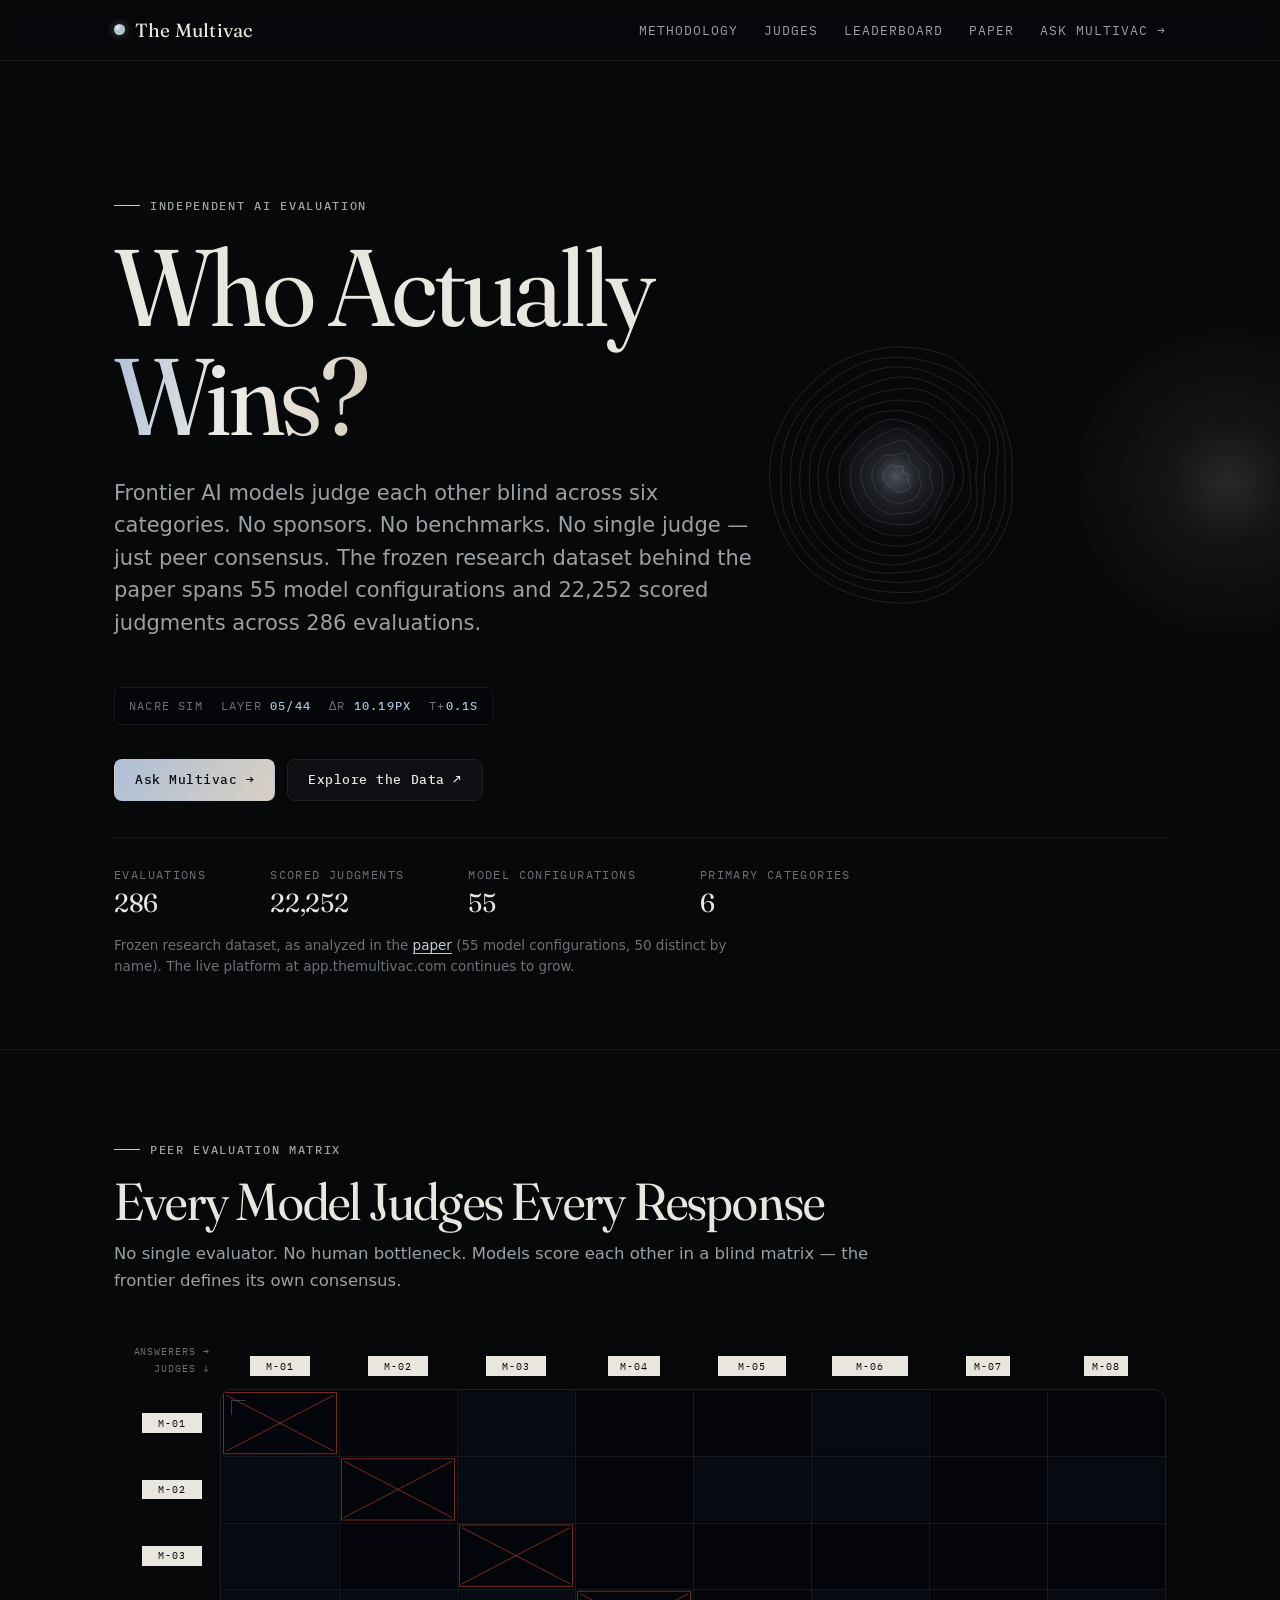
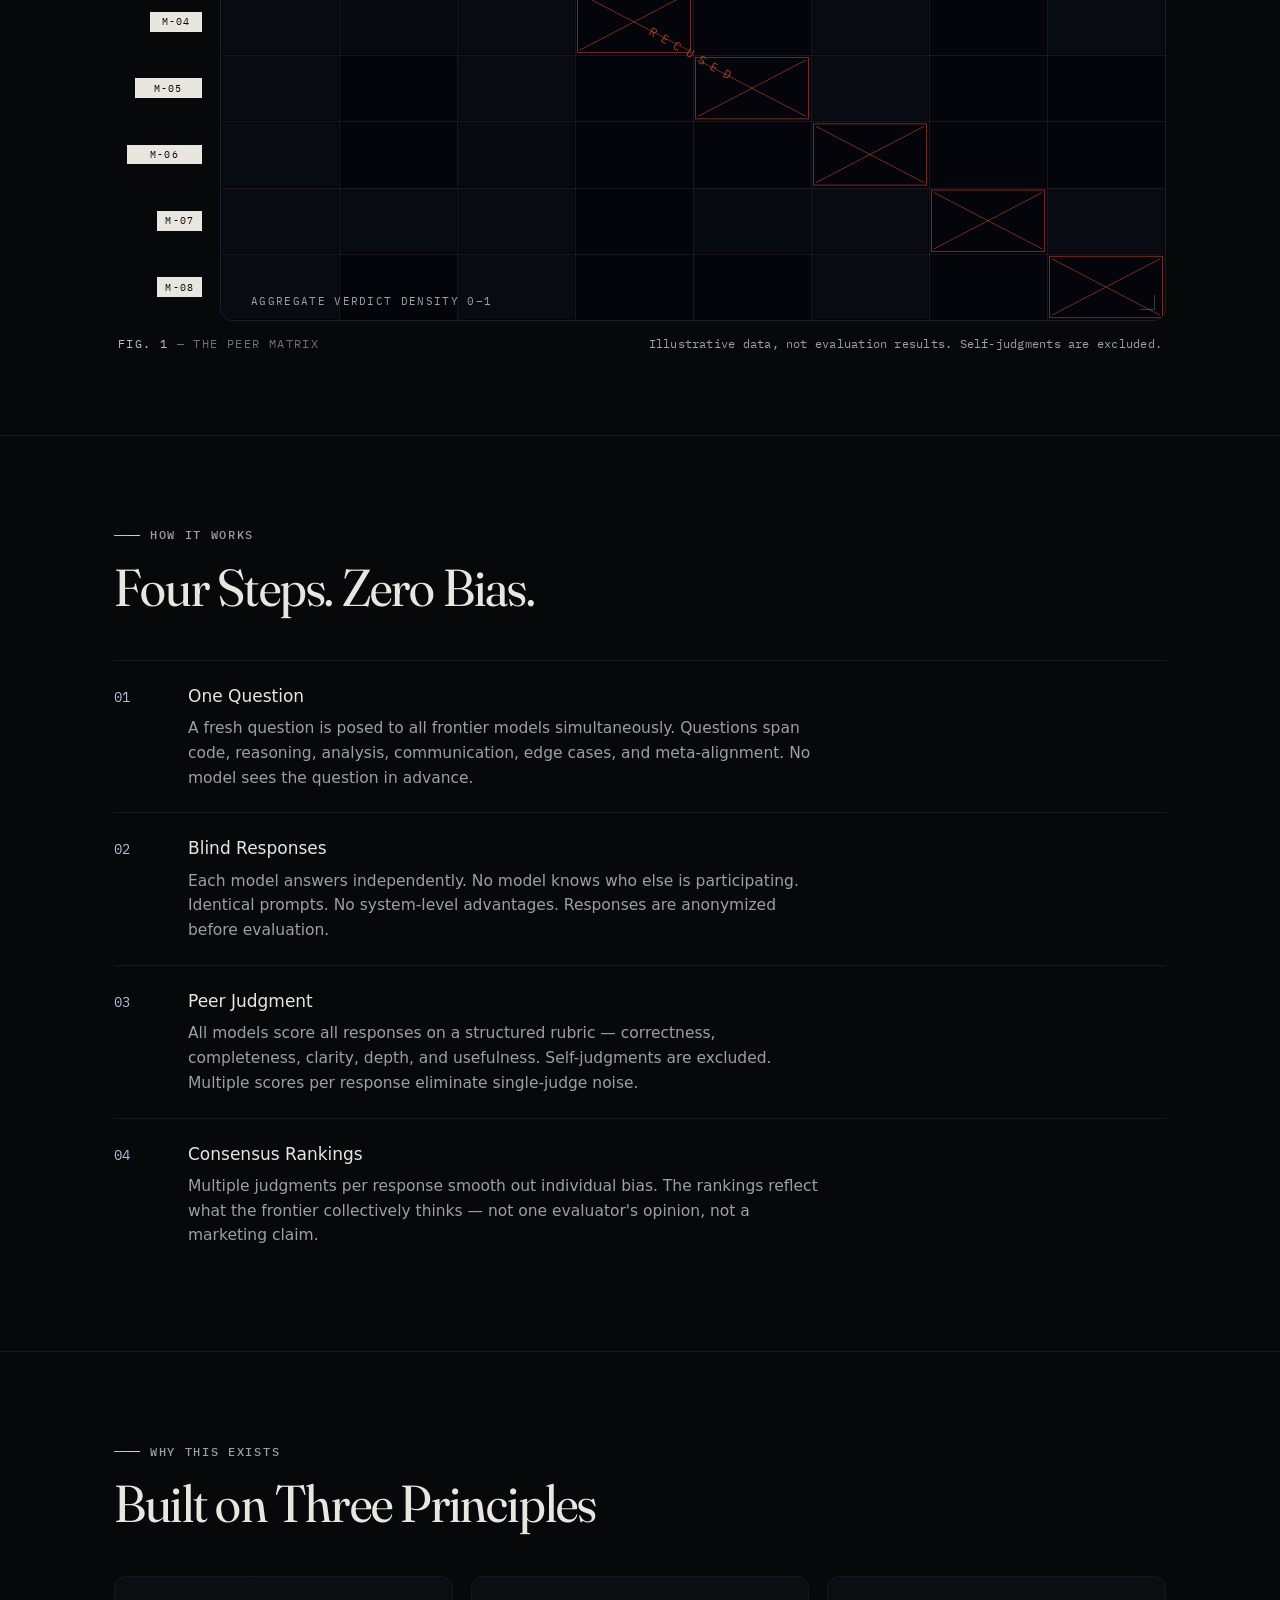
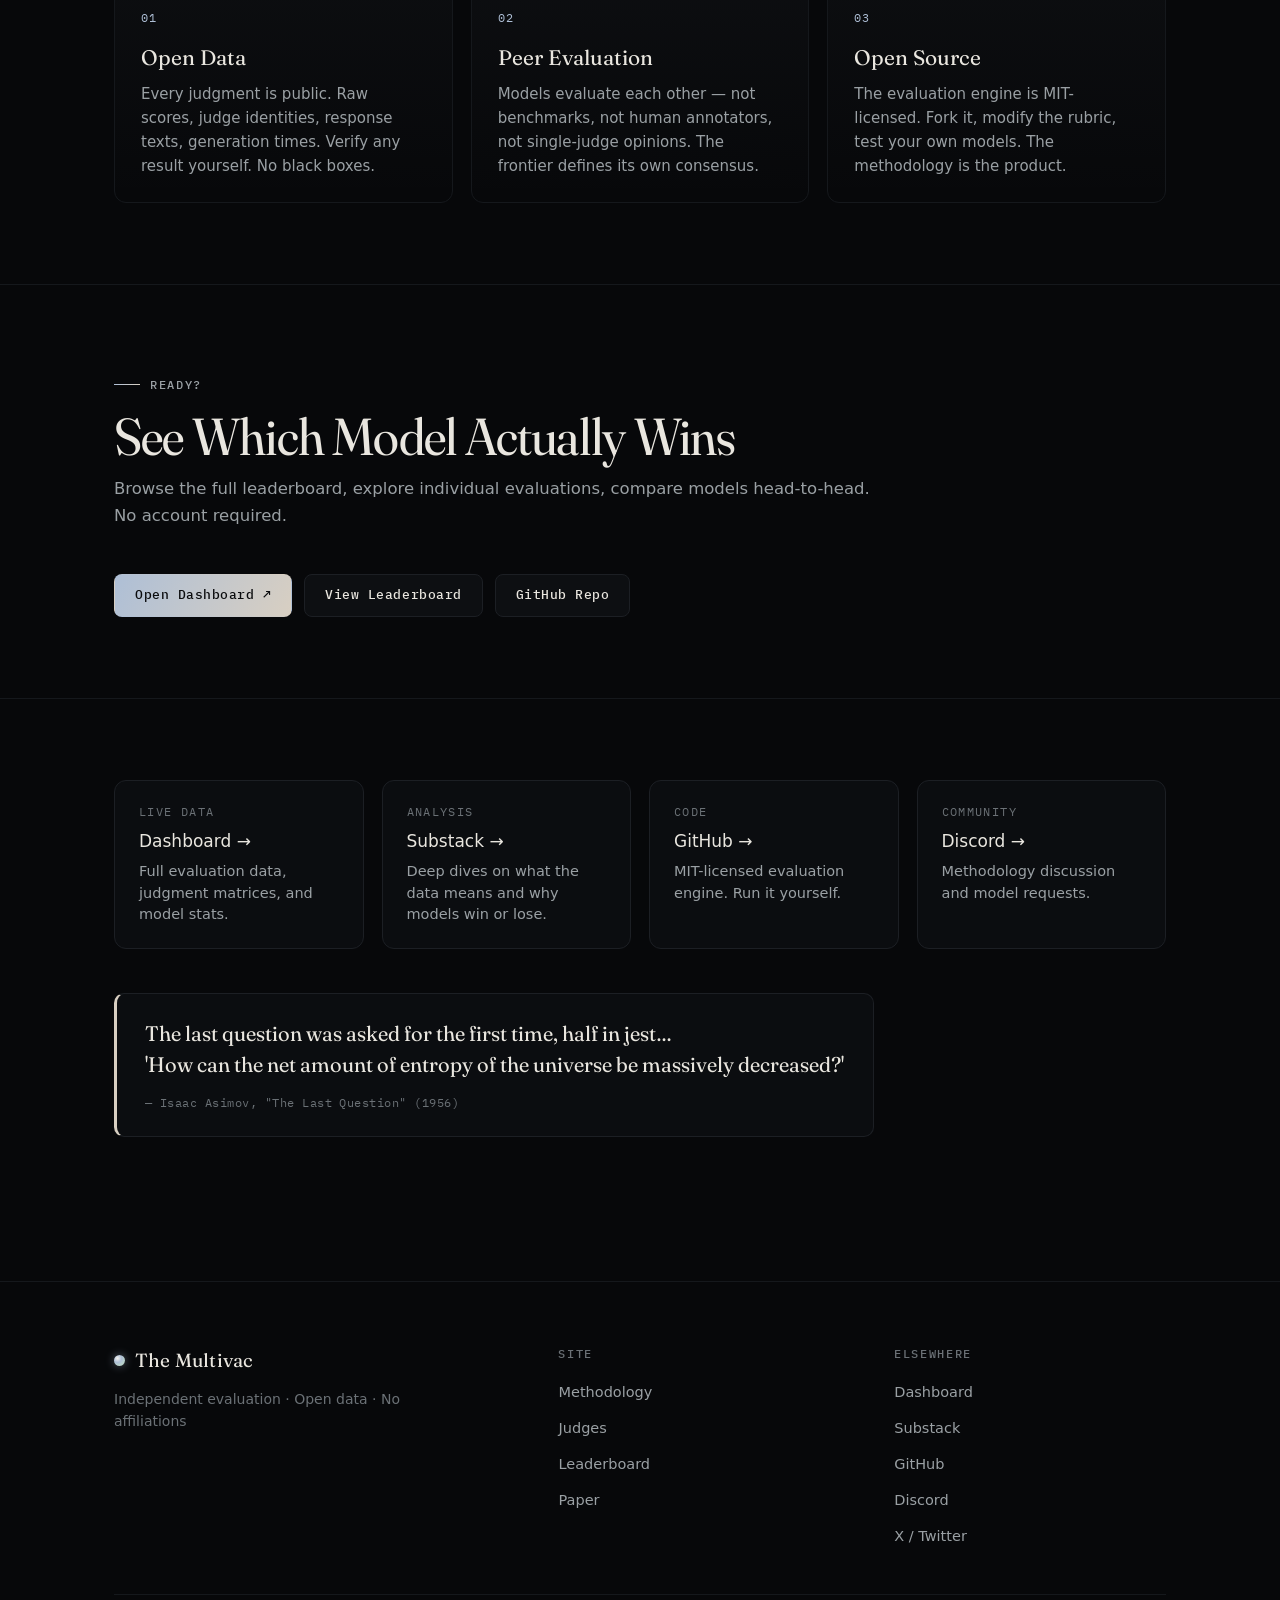
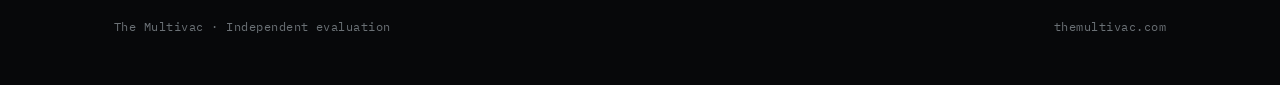
<file: index.html>
<!doctype html>
<html lang="en">
  <head>
    <meta charset="UTF-8" />
    <meta name="viewport" content="width=device-width, initial-scale=1" />
    <meta name="description" content="Blind peer evaluation of frontier AI models. Frozen research dataset (per the paper): 286 evaluations, 22,252 scored judgments, 55 model configurations. Open data." />
    <meta name="theme-color" content="#07080a" />
    <meta name="color-scheme" content="dark" />

    <link rel="canonical" href="https://themultivac.com/" />
    <link rel="icon" type="image/svg+xml" href="/assets/favicon.svg" />

    <link rel="preconnect" href="https://fonts.googleapis.com" />
    <link rel="preconnect" href="https://fonts.gstatic.com" crossorigin />
    <link
      rel="stylesheet"
      href="https://fonts.googleapis.com/css2?family=Fraunces:opsz,wght,SOFT,WONK@9..144,300..600,0..100,0..1&family=IBM+Plex+Mono:ital,wght@0,400;0,500;1,400&display=swap"
    />
    <link rel="stylesheet" href="/assets/css/deeppearl.css" />

    <meta property="og:site_name" content="The Multivac" />
    <meta property="og:type" content="website" />
    <meta property="og:title" content="The Multivac — Who Actually Wins?" />
    <meta property="og:description" content="Frontier AI models judge each other blind. No sponsors. No benchmarks. Just peer consensus." />
    <meta property="og:url" content="https://themultivac.com/" />
    <meta property="og:image" content="https://themultivac.com/assets/og.png" />
    <meta property="og:image:width" content="1200" />
    <meta property="og:image:height" content="630" />
    <meta property="og:image:alt" content="The Multivac — Who Actually Wins?" />

    <meta name="twitter:card" content="summary_large_image" />
    <meta name="twitter:title" content="The Multivac — Who Actually Wins?" />
    <meta name="twitter:description" content="Frontier AI models judge each other blind. No sponsors. No benchmarks. Just peer consensus." />
    <meta name="twitter:image" content="https://themultivac.com/assets/og.png" />
    <meta name="twitter:image:alt" content="The Multivac — Who Actually Wins?" />

    <title>The Multivac — Independent AI Model Evaluation</title>
  </head>
  <body>
    <a class="skip-link" href="#main">Skip to content</a>
    <header class="site-header">
      <div class="wrap">
        <a href="/" class="wordmark" aria-label="The Multivac home">
          <span class="pearl" aria-hidden="true"></span>
          <span>The Multivac</span>
        </a>
        <nav class="site-nav" aria-label="Primary">
          <a href="/about.html">Methodology</a>
          <a href="/judges/">Judges</a>
          <a href="/leaderboard/">Leaderboard</a>
          <a href="/papers/blind-peer-matrix.pdf">Paper</a>
          <a href="https://app.themultivac.com/" rel="noopener">Ask Multivac &rarr;</a>
        </nav>
      </div>
    </header>
    <main id="main" tabindex="-1">
      <section class="hero">
        <canvas class="hero-canvas" id="pearl-canvas" aria-hidden="true"></canvas>
        <div class="wrap">
          <p class="eyebrow"><span class="bar" aria-hidden="true"></span>Independent AI Evaluation</p>
          <h1>
            <span class="lp"><span style="--i:0">Who Actually</span></span>
            <span class="lp"><span style="--i:1"><span class="shimmer">Wins?</span></span></span>
          </h1>
          <p class="lede">
            Frontier AI models judge each other blind across six categories. No sponsors. No benchmarks. No single judge — just peer consensus. The frozen research dataset behind the paper spans 55 model configurations and 22,252 scored judgments across 286 evaluations.
          </p>
          <p class="readout" id="pearl-readout" role="status" aria-live="off">
            <span>NACRE&nbsp;SIM</span>
            <span>LAYER <strong id="ro-layer">00/44</strong></span>
            <span>&Delta;r <strong id="ro-dr">0.00px</strong></span>
            <span>T+<strong id="ro-t">0.0s</strong></span>
          </p>
          <div class="hero-links">
            <a class="btn btn-primary" href="https://app.themultivac.com/" rel="noopener">Ask Multivac &rarr;</a>
            <a class="btn" href="https://app.themultivac.com/dashboard" rel="noopener">Explore the Data &nearr;</a>
          </div>
          <dl class="meta meta-stats" style="margin-top: 36px">
            <div>
              <dt>Evaluations</dt>
              <dd>286</dd>
            </div>
            <div>
              <dt>Scored judgments</dt>
              <dd>22,252</dd>
            </div>
            <div>
              <dt>Model configurations</dt>
              <dd>55</dd>
            </div>
            <div>
              <dt>Primary categories</dt>
              <dd>6</dd>
            </div>
          </dl>
          <p class="meta-caption">
            Frozen research dataset, as analyzed in the <a href="/papers/blind-peer-matrix.pdf">paper</a> (55 model configurations, 50 distinct by name). The live platform at app.themultivac.com continues to grow.
          </p>
        </div>
      </section>

      <section class="section peer-matrix-section" id="matrix">
        <div class="wrap">
          <header class="section-header" data-accrete>
            <p class="eyebrow"><span class="bar" aria-hidden="true"></span>Peer Evaluation Matrix</p>
            <h2>Every Model Judges Every Response</h2>
            <p class="kicker">
              No single evaluator. No human bottleneck. Models score each other in a blind matrix — the frontier defines its own consensus.
            </p>
          </header>
          <figure class="figure" data-accrete>
            <div class="matrix">
              <div class="matrix-corner mono">
                <span>Answerers &rarr;</span>
                <span>Judges &darr;</span>
              </div>
              <div class="matrix-cols">
              <div class="axis-cell">
                <button class="redact chip" type="button" aria-label="reveal model name (M-01)">
                  <span class="real">Claude</span>
                  <span class="bar-ink" aria-hidden="true"><span class="code">M-01</span></span>
                  <span class="stamp" aria-hidden="true">UNBLINDED</span>
                </button>
              </div>
              <div class="axis-cell">
                <button class="redact chip" type="button" aria-label="reveal model name (M-02)">
                  <span class="real">GPT-4o</span>
                  <span class="bar-ink" aria-hidden="true"><span class="code">M-02</span></span>
                  <span class="stamp" aria-hidden="true">UNBLINDED</span>
                </button>
              </div>
              <div class="axis-cell">
                <button class="redact chip" type="button" aria-label="reveal model name (M-03)">
                  <span class="real">Gemini</span>
                  <span class="bar-ink" aria-hidden="true"><span class="code">M-03</span></span>
                  <span class="stamp" aria-hidden="true">UNBLINDED</span>
                </button>
              </div>
              <div class="axis-cell">
                <button class="redact chip" type="button" aria-label="reveal model name (M-04)">
                  <span class="real">Llama</span>
                  <span class="bar-ink" aria-hidden="true"><span class="code">M-04</span></span>
                  <span class="stamp" aria-hidden="true">UNBLINDED</span>
                </button>
              </div>
              <div class="axis-cell">
                <button class="redact chip" type="button" aria-label="reveal model name (M-05)">
                  <span class="real">Mistral</span>
                  <span class="bar-ink" aria-hidden="true"><span class="code">M-05</span></span>
                  <span class="stamp" aria-hidden="true">UNBLINDED</span>
                </button>
              </div>
              <div class="axis-cell">
                <button class="redact chip" type="button" aria-label="reveal model name (M-06)">
                  <span class="real">DeepSeek</span>
                  <span class="bar-ink" aria-hidden="true"><span class="code">M-06</span></span>
                  <span class="stamp" aria-hidden="true">UNBLINDED</span>
                </button>
              </div>
              <div class="axis-cell">
                <button class="redact chip" type="button" aria-label="reveal model name (M-07)">
                  <span class="real">Grok</span>
                  <span class="bar-ink" aria-hidden="true"><span class="code">M-07</span></span>
                  <span class="stamp" aria-hidden="true">UNBLINDED</span>
                </button>
              </div>
              <div class="axis-cell">
                <button class="redact chip" type="button" aria-label="reveal model name (M-08)">
                  <span class="real">Qwen</span>
                  <span class="bar-ink" aria-hidden="true"><span class="code">M-08</span></span>
                  <span class="stamp" aria-hidden="true">UNBLINDED</span>
                </button>
              </div>
              </div>
              <div class="matrix-rows">
              <div class="axis-cell">
                <button class="redact chip" type="button" aria-label="reveal model name (M-01)">
                  <span class="real">Claude</span>
                  <span class="bar-ink" aria-hidden="true"><span class="code">M-01</span></span>
                  <span class="stamp" aria-hidden="true">UNBLINDED</span>
                </button>
              </div>
              <div class="axis-cell">
                <button class="redact chip" type="button" aria-label="reveal model name (M-02)">
                  <span class="real">GPT-4o</span>
                  <span class="bar-ink" aria-hidden="true"><span class="code">M-02</span></span>
                  <span class="stamp" aria-hidden="true">UNBLINDED</span>
                </button>
              </div>
              <div class="axis-cell">
                <button class="redact chip" type="button" aria-label="reveal model name (M-03)">
                  <span class="real">Gemini</span>
                  <span class="bar-ink" aria-hidden="true"><span class="code">M-03</span></span>
                  <span class="stamp" aria-hidden="true">UNBLINDED</span>
                </button>
              </div>
              <div class="axis-cell">
                <button class="redact chip" type="button" aria-label="reveal model name (M-04)">
                  <span class="real">Llama</span>
                  <span class="bar-ink" aria-hidden="true"><span class="code">M-04</span></span>
                  <span class="stamp" aria-hidden="true">UNBLINDED</span>
                </button>
              </div>
              <div class="axis-cell">
                <button class="redact chip" type="button" aria-label="reveal model name (M-05)">
                  <span class="real">Mistral</span>
                  <span class="bar-ink" aria-hidden="true"><span class="code">M-05</span></span>
                  <span class="stamp" aria-hidden="true">UNBLINDED</span>
                </button>
              </div>
              <div class="axis-cell">
                <button class="redact chip" type="button" aria-label="reveal model name (M-06)">
                  <span class="real">DeepSeek</span>
                  <span class="bar-ink" aria-hidden="true"><span class="code">M-06</span></span>
                  <span class="stamp" aria-hidden="true">UNBLINDED</span>
                </button>
              </div>
              <div class="axis-cell">
                <button class="redact chip" type="button" aria-label="reveal model name (M-07)">
                  <span class="real">Grok</span>
                  <span class="bar-ink" aria-hidden="true"><span class="code">M-07</span></span>
                  <span class="stamp" aria-hidden="true">UNBLINDED</span>
                </button>
              </div>
              <div class="axis-cell">
                <button class="redact chip" type="button" aria-label="reveal model name (M-08)">
                  <span class="real">Qwen</span>
                  <span class="bar-ink" aria-hidden="true"><span class="code">M-08</span></span>
                  <span class="stamp" aria-hidden="true">UNBLINDED</span>
                </button>
              </div>
              </div>
              <div class="plate matrix-plate">
                <canvas
                  id="peer-matrix-canvas"
                  aria-hidden="true"
                  data-matrix="[[-1,0.55,0.66,0.42,0.49,0.61,0.36,0.58],[0.78,-1,0.71,0.51,0.69,0.68,0.45,0.63],[0.61,0.45,-1,0.34,0.41,0.55,0.28,0.48],[0.8,0.62,0.75,-1,0.56,0.72,0.47,0.65],[0.73,0.59,0.7,0.46,-1,0.65,0.42,0.6],[0.69,0.51,0.62,0.4,0.47,-1,0.34,0.56],[0.85,0.67,0.8,0.58,0.63,0.75,-1,0.7],[0.71,0.57,0.66,0.44,0.52,0.77,0.38,-1]]"
                ></canvas>
                <span class="plate-label red recused-label">RECUSED</span>
                <span class="plate-label mv-density" style="bottom:10px;left:30px"><span>AGGREGATE VERDICT</span> <span>DENSITY 0&ndash;1</span></span>
                <div
                  class="matrix-cells"
                  id="matrix-cells"
                  role="group"
                  aria-label="Peer matrix, illustrative data — aggregate verdicts per judge and answerer pair"
                >
                <button class="cellbtn" type="button" data-tip="M-01 judging M-01 — recused" aria-label="M-01 judging M-01 — recused"></button>
                <button class="cellbtn" type="button" data-tip="M-01 judging M-02 — mean 0.55" aria-label="M-01 judging M-02 — mean 0.55"></button>
                <button class="cellbtn" type="button" data-tip="M-01 judging M-03 — mean 0.66" aria-label="M-01 judging M-03 — mean 0.66"></button>
                <button class="cellbtn" type="button" data-tip="M-01 judging M-04 — mean 0.42" aria-label="M-01 judging M-04 — mean 0.42"></button>
                <button class="cellbtn" type="button" data-tip="M-01 judging M-05 — mean 0.49" aria-label="M-01 judging M-05 — mean 0.49"></button>
                <button class="cellbtn" type="button" data-tip="M-01 judging M-06 — mean 0.61" aria-label="M-01 judging M-06 — mean 0.61"></button>
                <button class="cellbtn" type="button" data-tip="M-01 judging M-07 — mean 0.36" aria-label="M-01 judging M-07 — mean 0.36"></button>
                <button class="cellbtn" type="button" data-tip="M-01 judging M-08 — mean 0.58" aria-label="M-01 judging M-08 — mean 0.58"></button>
                <button class="cellbtn" type="button" data-tip="M-02 judging M-01 — mean 0.78" aria-label="M-02 judging M-01 — mean 0.78"></button>
                <button class="cellbtn" type="button" data-tip="M-02 judging M-02 — recused" aria-label="M-02 judging M-02 — recused"></button>
                <button class="cellbtn" type="button" data-tip="M-02 judging M-03 — mean 0.71" aria-label="M-02 judging M-03 — mean 0.71"></button>
                <button class="cellbtn" type="button" data-tip="M-02 judging M-04 — mean 0.51" aria-label="M-02 judging M-04 — mean 0.51"></button>
                <button class="cellbtn" type="button" data-tip="M-02 judging M-05 — mean 0.69" aria-label="M-02 judging M-05 — mean 0.69"></button>
                <button class="cellbtn" type="button" data-tip="M-02 judging M-06 — mean 0.68" aria-label="M-02 judging M-06 — mean 0.68"></button>
                <button class="cellbtn" type="button" data-tip="M-02 judging M-07 — mean 0.45" aria-label="M-02 judging M-07 — mean 0.45"></button>
                <button class="cellbtn" type="button" data-tip="M-02 judging M-08 — mean 0.63" aria-label="M-02 judging M-08 — mean 0.63"></button>
                <button class="cellbtn" type="button" data-tip="M-03 judging M-01 — mean 0.61" aria-label="M-03 judging M-01 — mean 0.61"></button>
                <button class="cellbtn" type="button" data-tip="M-03 judging M-02 — mean 0.45" aria-label="M-03 judging M-02 — mean 0.45"></button>
                <button class="cellbtn" type="button" data-tip="M-03 judging M-03 — recused" aria-label="M-03 judging M-03 — recused"></button>
                <button class="cellbtn" type="button" data-tip="M-03 judging M-04 — mean 0.34" aria-label="M-03 judging M-04 — mean 0.34"></button>
                <button class="cellbtn" type="button" data-tip="M-03 judging M-05 — mean 0.41" aria-label="M-03 judging M-05 — mean 0.41"></button>
                <button class="cellbtn" type="button" data-tip="M-03 judging M-06 — mean 0.55" aria-label="M-03 judging M-06 — mean 0.55"></button>
                <button class="cellbtn" type="button" data-tip="M-03 judging M-07 — mean 0.28" aria-label="M-03 judging M-07 — mean 0.28"></button>
                <button class="cellbtn" type="button" data-tip="M-03 judging M-08 — mean 0.48" aria-label="M-03 judging M-08 — mean 0.48"></button>
                <button class="cellbtn" type="button" data-tip="M-04 judging M-01 — mean 0.80" aria-label="M-04 judging M-01 — mean 0.80"></button>
                <button class="cellbtn" type="button" data-tip="M-04 judging M-02 — mean 0.62" aria-label="M-04 judging M-02 — mean 0.62"></button>
                <button class="cellbtn" type="button" data-tip="M-04 judging M-03 — mean 0.75" aria-label="M-04 judging M-03 — mean 0.75"></button>
                <button class="cellbtn" type="button" data-tip="M-04 judging M-04 — recused" aria-label="M-04 judging M-04 — recused"></button>
                <button class="cellbtn" type="button" data-tip="M-04 judging M-05 — mean 0.56" aria-label="M-04 judging M-05 — mean 0.56"></button>
                <button class="cellbtn" type="button" data-tip="M-04 judging M-06 — mean 0.72" aria-label="M-04 judging M-06 — mean 0.72"></button>
                <button class="cellbtn" type="button" data-tip="M-04 judging M-07 — mean 0.47" aria-label="M-04 judging M-07 — mean 0.47"></button>
                <button class="cellbtn" type="button" data-tip="M-04 judging M-08 — mean 0.65" aria-label="M-04 judging M-08 — mean 0.65"></button>
                <button class="cellbtn" type="button" data-tip="M-05 judging M-01 — mean 0.73" aria-label="M-05 judging M-01 — mean 0.73"></button>
                <button class="cellbtn" type="button" data-tip="M-05 judging M-02 — mean 0.59" aria-label="M-05 judging M-02 — mean 0.59"></button>
                <button class="cellbtn" type="button" data-tip="M-05 judging M-03 — mean 0.70" aria-label="M-05 judging M-03 — mean 0.70"></button>
                <button class="cellbtn" type="button" data-tip="M-05 judging M-04 — mean 0.46" aria-label="M-05 judging M-04 — mean 0.46"></button>
                <button class="cellbtn" type="button" data-tip="M-05 judging M-05 — recused" aria-label="M-05 judging M-05 — recused"></button>
                <button class="cellbtn" type="button" data-tip="M-05 judging M-06 — mean 0.65" aria-label="M-05 judging M-06 — mean 0.65"></button>
                <button class="cellbtn" type="button" data-tip="M-05 judging M-07 — mean 0.42" aria-label="M-05 judging M-07 — mean 0.42"></button>
                <button class="cellbtn" type="button" data-tip="M-05 judging M-08 — mean 0.60" aria-label="M-05 judging M-08 — mean 0.60"></button>
                <button class="cellbtn" type="button" data-tip="M-06 judging M-01 — mean 0.69" aria-label="M-06 judging M-01 — mean 0.69"></button>
                <button class="cellbtn" type="button" data-tip="M-06 judging M-02 — mean 0.51" aria-label="M-06 judging M-02 — mean 0.51"></button>
                <button class="cellbtn" type="button" data-tip="M-06 judging M-03 — mean 0.62" aria-label="M-06 judging M-03 — mean 0.62"></button>
                <button class="cellbtn" type="button" data-tip="M-06 judging M-04 — mean 0.40" aria-label="M-06 judging M-04 — mean 0.40"></button>
                <button class="cellbtn" type="button" data-tip="M-06 judging M-05 — mean 0.47" aria-label="M-06 judging M-05 — mean 0.47"></button>
                <button class="cellbtn" type="button" data-tip="M-06 judging M-06 — recused" aria-label="M-06 judging M-06 — recused"></button>
                <button class="cellbtn" type="button" data-tip="M-06 judging M-07 — mean 0.34" aria-label="M-06 judging M-07 — mean 0.34"></button>
                <button class="cellbtn" type="button" data-tip="M-06 judging M-08 — mean 0.56" aria-label="M-06 judging M-08 — mean 0.56"></button>
                <button class="cellbtn" type="button" data-tip="M-07 judging M-01 — mean 0.85" aria-label="M-07 judging M-01 — mean 0.85"></button>
                <button class="cellbtn" type="button" data-tip="M-07 judging M-02 — mean 0.67" aria-label="M-07 judging M-02 — mean 0.67"></button>
                <button class="cellbtn" type="button" data-tip="M-07 judging M-03 — mean 0.80" aria-label="M-07 judging M-03 — mean 0.80"></button>
                <button class="cellbtn" type="button" data-tip="M-07 judging M-04 — mean 0.58" aria-label="M-07 judging M-04 — mean 0.58"></button>
                <button class="cellbtn" type="button" data-tip="M-07 judging M-05 — mean 0.63" aria-label="M-07 judging M-05 — mean 0.63"></button>
                <button class="cellbtn" type="button" data-tip="M-07 judging M-06 — mean 0.75" aria-label="M-07 judging M-06 — mean 0.75"></button>
                <button class="cellbtn" type="button" data-tip="M-07 judging M-07 — recused" aria-label="M-07 judging M-07 — recused"></button>
                <button class="cellbtn" type="button" data-tip="M-07 judging M-08 — mean 0.70" aria-label="M-07 judging M-08 — mean 0.70"></button>
                <button class="cellbtn" type="button" data-tip="M-08 judging M-01 — mean 0.71" aria-label="M-08 judging M-01 — mean 0.71"></button>
                <button class="cellbtn" type="button" data-tip="M-08 judging M-02 — mean 0.57" aria-label="M-08 judging M-02 — mean 0.57"></button>
                <button class="cellbtn" type="button" data-tip="M-08 judging M-03 — mean 0.66" aria-label="M-08 judging M-03 — mean 0.66"></button>
                <button class="cellbtn" type="button" data-tip="M-08 judging M-04 — mean 0.44" aria-label="M-08 judging M-04 — mean 0.44"></button>
                <button class="cellbtn" type="button" data-tip="M-08 judging M-05 — mean 0.52" aria-label="M-08 judging M-05 — mean 0.52"></button>
                <button class="cellbtn" type="button" data-tip="M-08 judging M-06 — mean 0.77" aria-label="M-08 judging M-06 — mean 0.77"></button>
                <button class="cellbtn" type="button" data-tip="M-08 judging M-07 — mean 0.38" aria-label="M-08 judging M-07 — mean 0.38"></button>
                <button class="cellbtn" type="button" data-tip="M-08 judging M-08 — recused" aria-label="M-08 judging M-08 — recused"></button>
                </div>
                <div class="matrix-tip mono" id="matrix-tip" role="status" hidden></div>
              </div>
            </div>
            <figcaption class="figcap">
              <span><span class="fig-no">FIG. 1</span> — THE PEER MATRIX</span>
              <span class="fig-note">Illustrative data, not evaluation results. Self-judgments are excluded.</span>
            </figcaption>
          </figure>
        </div>
      </section>

      <section class="section" id="how-it-works">
        <div class="wrap" data-accrete>
          <header class="section-header">
            <p class="eyebrow"><span class="bar" aria-hidden="true"></span>How It Works</p>
            <h2>Four Steps. Zero Bias.</h2>
          </header>
          <ol class="steps">
            <li>
              <div>
                <h3>One Question</h3>
                <p>A fresh question is posed to all frontier models simultaneously. Questions span code, reasoning, analysis, communication, edge cases, and meta-alignment. No model sees the question in advance.</p>
              </div>
            </li>
            <li>
              <div>
                <h3>Blind Responses</h3>
                <p>Each model answers independently. No model knows who else is participating. Identical prompts. No system-level advantages. Responses are anonymized before evaluation.</p>
              </div>
            </li>
            <li>
              <div>
                <h3>Peer Judgment</h3>
                <p>All models score all responses on a structured rubric — correctness, completeness, clarity, depth, and usefulness. Self-judgments are excluded. Multiple scores per response eliminate single-judge noise.</p>
              </div>
            </li>
            <li>
              <div>
                <h3>Consensus Rankings</h3>
                <p>Multiple judgments per response smooth out individual bias. The rankings reflect what the frontier collectively thinks — not one evaluator's opinion, not a marketing claim.</p>
              </div>
            </li>
          </ol>
        </div>
      </section>

      <section class="section" id="principles">
        <div class="wrap">
          <header class="section-header" data-accrete>
            <p class="eyebrow"><span class="bar" aria-hidden="true"></span>Why This Exists</p>
            <h2>Built on Three Principles</h2>
          </header>
          <div class="principles" data-accrete>
            <article class="principle">
              <span class="num">01</span>
              <h3>Open Data</h3>
              <p>Every judgment is public. Raw scores, judge identities, response texts, generation times. Verify any result yourself. No black boxes.</p>
            </article>
            <article class="principle">
              <span class="num">02</span>
              <h3>Peer Evaluation</h3>
              <p>Models evaluate each other — not benchmarks, not human annotators, not single-judge opinions. The frontier defines its own consensus.</p>
            </article>
            <article class="principle">
              <span class="num">03</span>
              <h3>Open Source</h3>
              <p>The evaluation engine is MIT-licensed. Fork it, modify the rubric, test your own models. The methodology is the product.</p>
            </article>
          </div>
        </div>
      </section>

      <section class="section" id="explore">
        <div class="wrap" data-accrete>
          <header class="section-header">
            <p class="eyebrow"><span class="bar" aria-hidden="true"></span>Ready?</p>
            <h2>See Which Model Actually Wins</h2>
            <p class="kicker">Browse the full leaderboard, explore individual evaluations, compare models head-to-head. No account required.</p>
          </header>
          <div class="hero-links">
            <a class="btn btn-primary" href="https://app.themultivac.com/dashboard" rel="noopener">Open Dashboard &nearr;</a>
            <a class="btn" href="https://app.themultivac.com/dashboard/leaderboard" rel="noopener">View Leaderboard</a>
            <a class="btn" href="https://github.com/themultivac/multivac-evaluation" rel="noopener">GitHub Repo</a>
          </div>
        </div>
      </section>

      <section class="section" id="links">
        <div class="wrap" data-accrete>
          <dl class="facts facts-4">
            <div class="fact fact-link">
              <dt>Live Data</dt>
              <dd>
                <a href="https://app.themultivac.com/dashboard" rel="noopener">
                  <strong>Dashboard &rarr;</strong>
                  <span>Full evaluation data, judgment matrices, and model stats.</span>
                </a>
              </dd>
            </div>
            <div class="fact fact-link">
              <dt>Analysis</dt>
              <dd>
                <a href="https://themultivac.substack.com" rel="noopener">
                  <strong>Substack &rarr;</strong>
                  <span>Deep dives on what the data means and why models win or lose.</span>
                </a>
              </dd>
            </div>
            <div class="fact fact-link">
              <dt>Code</dt>
              <dd>
                <a href="https://github.com/themultivac/multivac-evaluation" rel="noopener">
                  <strong>GitHub &rarr;</strong>
                  <span>MIT-licensed evaluation engine. Run it yourself.</span>
                </a>
              </dd>
            </div>
            <div class="fact fact-link">
              <dt>Community</dt>
              <dd>
                <a href="https://discord.gg/QvVTPCxH" rel="noopener">
                  <strong>Discord &rarr;</strong>
                  <span>Methodology discussion and model requests.</span>
                </a>
              </dd>
            </div>
          </dl>
          <figure class="callout quote">
            <blockquote>
              <p>The last question was asked for the first time, half in jest…<br />'How can the net amount of entropy of the universe be massively decreased?'</p>
            </blockquote>
            <figcaption class="cite">— Isaac Asimov, "The Last Question" (1956)</figcaption>
          </figure>
        </div>
      </section>
    </main>
    <footer class="site-footer">
      <div class="wrap">
        <div class="footer-grid">
          <div class="footer-brand">
            <a href="/" class="wordmark" aria-label="The Multivac home">
              <span class="pearl" aria-hidden="true"></span>
              <span>The Multivac</span>
            </a>
            <p>Independent evaluation &middot; Open data &middot; No affiliations</p>
          </div>
          <div class="footer-col">
            <h4>Site</h4>
            <ul>
              <li><a href="/about.html">Methodology</a></li>
              <li><a href="/judges/">Judges</a></li>
              <li><a href="/leaderboard/">Leaderboard</a></li>
              <li><a href="/papers/blind-peer-matrix.pdf">Paper</a></li>
            </ul>
          </div>
          <div class="footer-col">
            <h4>Elsewhere</h4>
            <ul>
              <li><a href="https://app.themultivac.com/dashboard" rel="noopener">Dashboard</a></li>
              <li><a href="https://themultivac.substack.com" rel="noopener">Substack</a></li>
              <li><a href="https://github.com/themultivac/multivac-evaluation" rel="noopener">GitHub</a></li>
              <li><a href="https://discord.gg/QvVTPCxH" rel="noopener">Discord</a></li>
              <li><a href="https://x.com/themultivac_" rel="noopener">X / Twitter</a></li>
            </ul>
          </div>
        </div>
        <div class="footer-base">
          <span>The Multivac &middot; Independent evaluation</span>
          <span>themultivac.com</span>
        </div>
      </div>
    </footer>
    <script type="module">
      import { initSite } from '/assets/js/site.js';
      initSite();
    </script>
  </body>
</html>
</file>
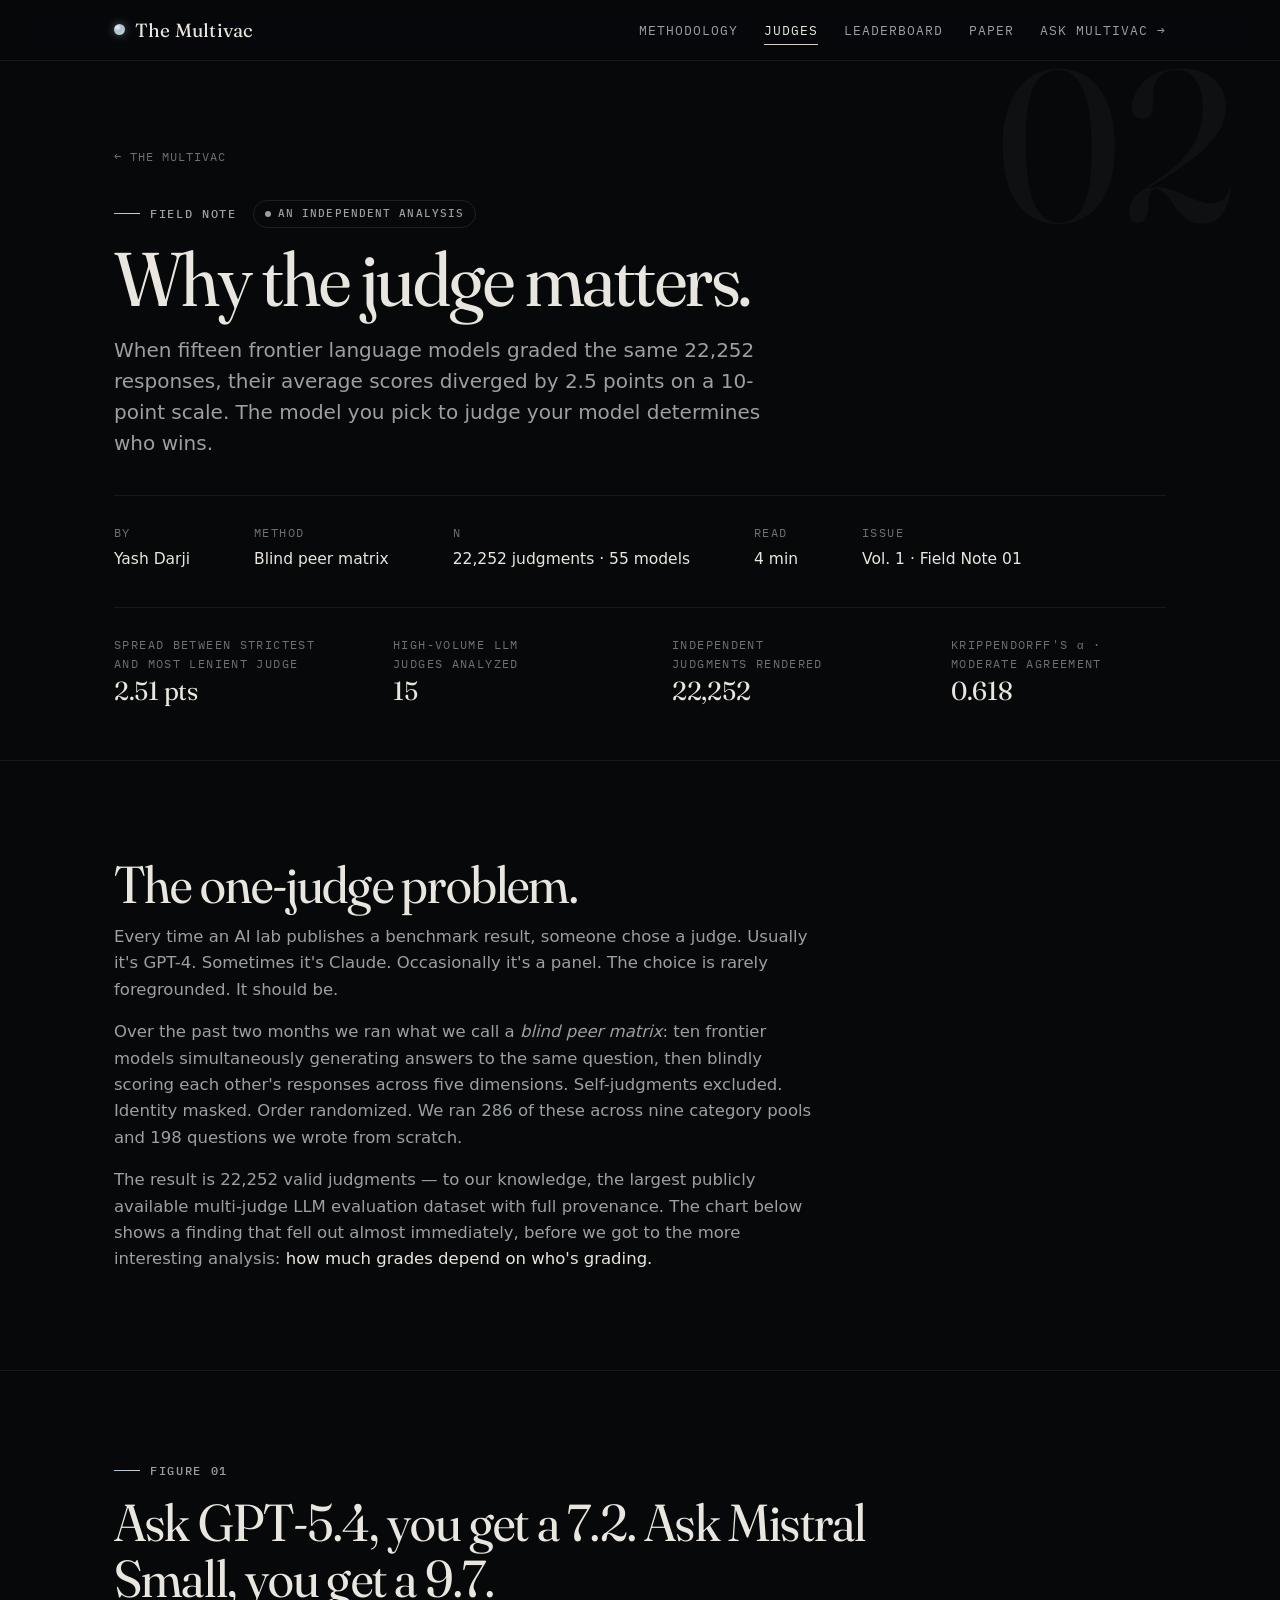
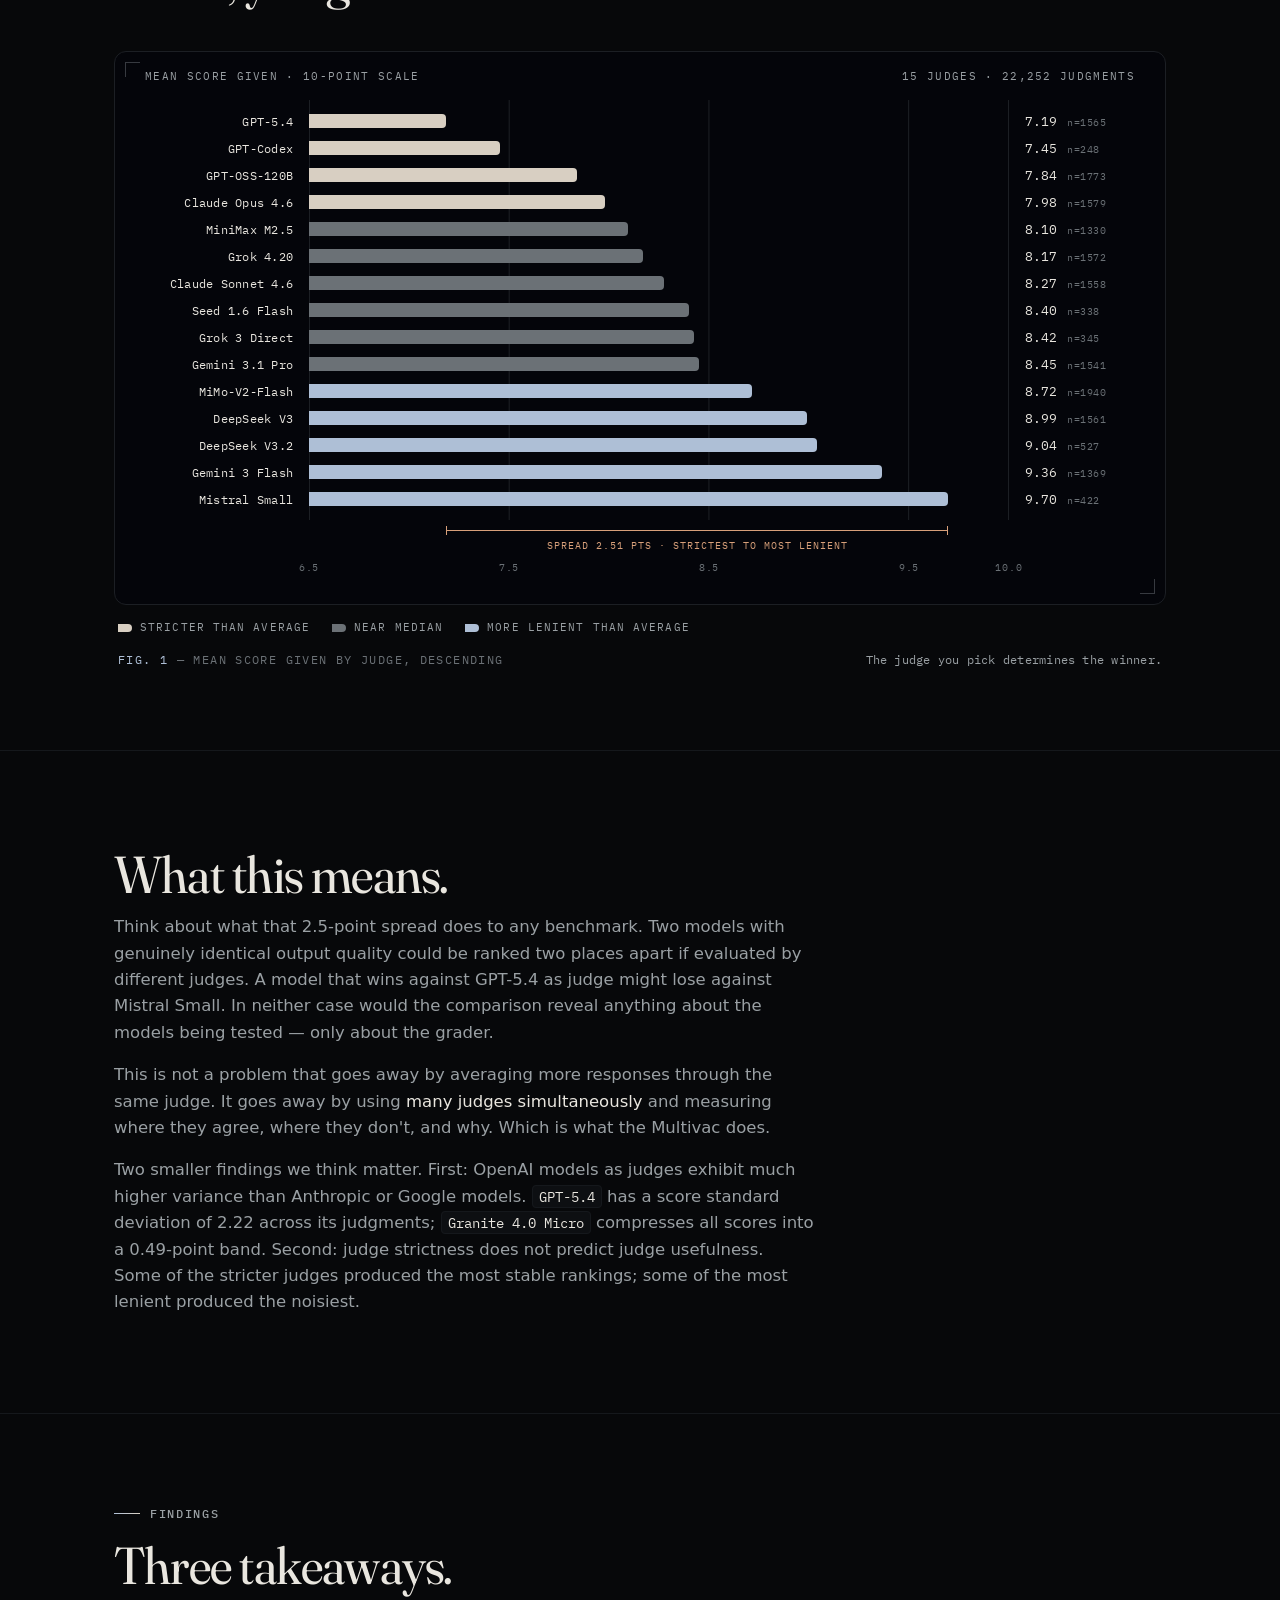
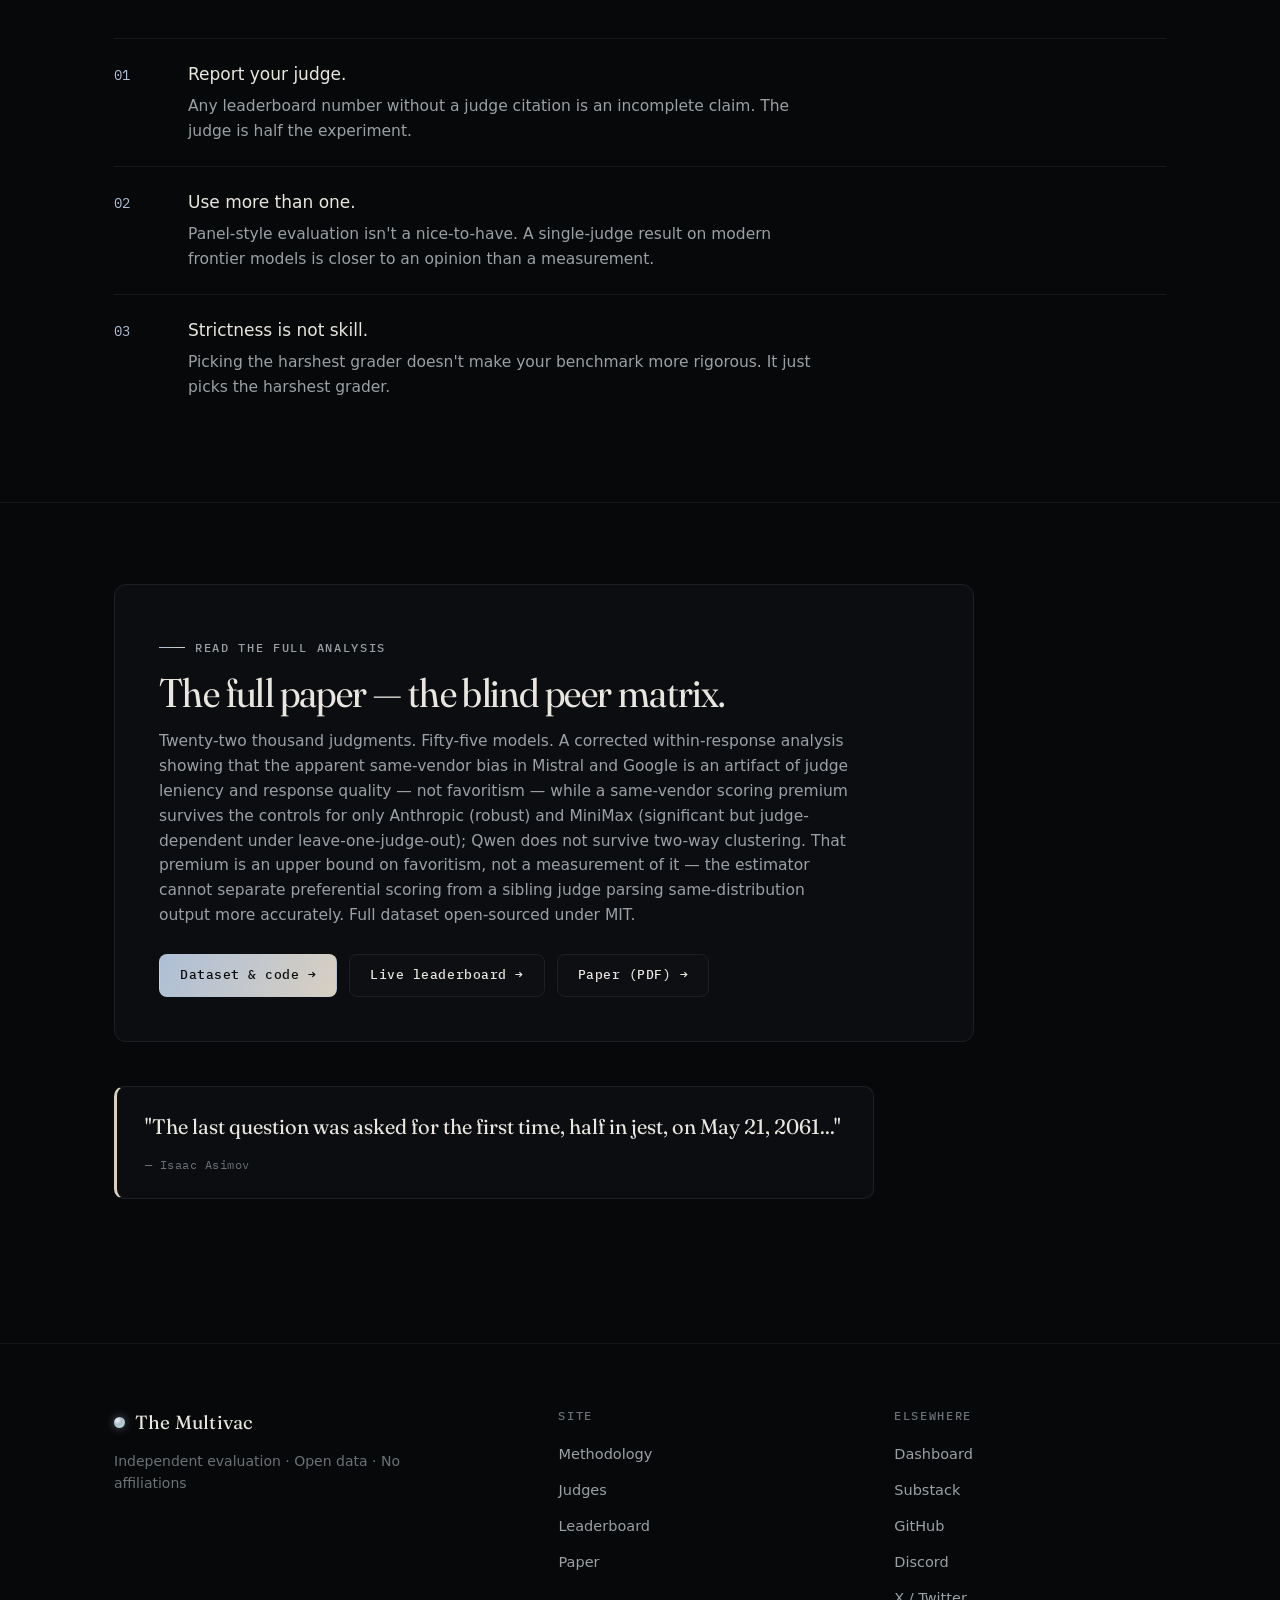
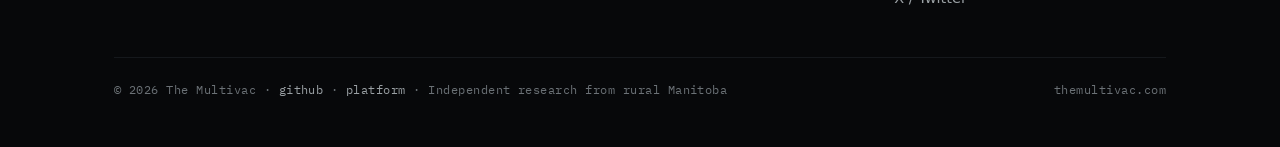
<file: judges/index.html>
<!doctype html>
<html lang="en">
  <head>
    <meta charset="UTF-8" />
    <meta name="viewport" content="width=device-width, initial-scale=1" />
    <meta name="description" content="15 frontier LLMs graded 22,252 responses from 55 models. Grades varied by 2.5 points. The judge you pick determines the winner. An independent analysis from The Multivac." />
    <meta name="theme-color" content="#07080a" />
    <meta name="color-scheme" content="dark" />

    <link rel="canonical" href="https://themultivac.com/judges/" />
    <link rel="icon" type="image/svg+xml" href="/assets/favicon.svg" />

    <link rel="preconnect" href="https://fonts.googleapis.com" />
    <link rel="preconnect" href="https://fonts.gstatic.com" crossorigin />
    <link
      rel="stylesheet"
      href="https://fonts.googleapis.com/css2?family=Fraunces:opsz,wght,SOFT,WONK@9..144,300..600,0..100,0..1&family=IBM+Plex+Mono:ital,wght@0,400;0,500;1,400&display=swap"
    />
    <link rel="stylesheet" href="/assets/css/deeppearl.css" />

    <!-- Open Graph -->
    <meta property="og:site_name" content="The Multivac" />
    <meta property="og:title" content="Why the Judge Matters" />
    <meta property="og:description" content="15 frontier LLMs graded 22,252 responses. Grades varied by 2.5 points. The judge you pick determines the winner." />
    <meta property="og:url" content="https://themultivac.com/judges" />
    <meta property="og:type" content="article" />
    <meta property="og:image" content="https://themultivac.com/assets/og.png" />
    <meta property="og:image:width" content="1200" />
    <meta property="og:image:height" content="630" />
    <meta property="og:image:alt" content="The Multivac — Who Actually Wins?" />

    <!-- Twitter Card -->
    <meta name="twitter:card" content="summary_large_image" />
    <meta name="twitter:title" content="Why the Judge Matters" />
    <meta name="twitter:description" content="15 frontier LLMs graded 22,252 responses. Grades varied by 2.5 points." />
    <meta name="twitter:image" content="https://themultivac.com/assets/og.png" />
    <meta name="twitter:image:alt" content="The Multivac — Who Actually Wins?" />

    <title>Why the Judge Matters — The Multivac</title>

    <style>
      /* ---------------------------------------------------------------
         Field note 01 — page-scoped CSS. Same tokens, same voice:
         1px hairlines, radii 12/10/8/6/4, no shadows, mono apparatus.
         --------------------------------------------------------------- */

      .page-hero .meta {
        margin-top: 36px;
      }

      /* the headline figures keep the original stats band's full labels, so
         the strip is a grid: each label wraps (balanced) inside its own
         column, and a row's figures share one line however many lines
         their labels take */
      .page-hero .meta.meta-stats {
        display: grid;
        grid-template-columns: repeat(4, minmax(0, 1fr));
        row-gap: 28px;
      }

      .page-hero .meta.meta-stats div {
        justify-content: space-between;
      }

      .page-hero .meta.meta-stats dt {
        text-wrap: balance;
      }

      /* Krippendorff's alpha stays a lower-case α in the upper-case label
         (upper-cased it would read as a Latin A) */
      .meta-stats dt .symbol {
        text-transform: none;
      }

      /* ---------- prose ---------- */
      .prose p code {
        font-family: var(--font-mono);
        font-size: 0.86em;
        color: var(--text);
        background: var(--bg-elev);
        border: 1px solid var(--border-soft);
        border-radius: 4px;
        padding: 1px 6px;
        white-space: nowrap;
      }

      /* ---------- FIG. 1 — mean score given by judge ---------- */
      .chart-plate {
        --name-w: 150px;
        --val-w: 112px;
        --gap: 16px;
        padding: 58px 28px 28px;
      }

      .chart-plate .plate-label.right {
        right: 30px;
        left: auto;
      }

      .bars {
        list-style: none;
        margin: 0;
        padding: 0;
        position: relative;
        display: grid;
        row-gap: 5px;
      }

      /* recessive hairline grid at the axis ticks, drawn once behind the rows */
      .bars::before {
        content: "";
        position: absolute;
        top: -10px;
        bottom: -10px;
        left: calc(var(--name-w) + var(--gap));
        right: calc(var(--val-w) + var(--gap));
        background-image: linear-gradient(90deg, var(--border) 1px, transparent 1px);
        background-size: 28.5714% 100%;
        background-repeat: repeat-x;
        border-right: 1px solid var(--border);
        pointer-events: none;
      }

      .bars li {
        position: relative;
        display: grid;
        grid-template-columns: var(--name-w) 1fr var(--val-w);
        column-gap: var(--gap);
        align-items: center;
        min-height: 22px;
        transition: background 140ms ease;
      }

      .bars li:hover {
        background: rgba(233, 230, 223, 0.04);
      }

      .bars .judge {
        font-family: var(--font-mono);
        font-size: 12px;
        letter-spacing: 0.02em;
        color: var(--text);
        text-align: right;
        white-space: nowrap;
        overflow: hidden;
        text-overflow: ellipsis;
      }

      .bars .track {
        position: relative;
        display: block;
        height: 14px;
      }

      .bars .bar {
        position: absolute;
        left: 0;
        top: 0;
        height: 100%;
        width: var(--w);
        border-radius: 0 4px 4px 0;
        transform-origin: left center;
        transform: scaleX(0);
        transition: transform 0.9s var(--ease-press);
        transition-delay: calc(var(--i, 0) * 45ms + 160ms);
      }

      .chart-figure.accreted .bar {
        transform: scaleX(1);
      }

      /* diverging encoding: warm pearl below the median, neutral grey at it,
         cool pearl above — --alert is reserved for the disagreement itself */
      .bars .strict .bar {
        background: var(--pearl-b);
      }

      .bars .median .bar {
        background: var(--faint);
      }

      .bars .lenient .bar {
        background: var(--pearl-a);
      }

      .bars .val {
        display: flex;
        align-items: baseline;
        gap: 10px;
        font-family: var(--font-mono);
        font-variant-numeric: tabular-nums;
        font-size: 12.5px;
        color: var(--text);
        white-space: nowrap;
      }

      .bars .val .n {
        font-size: 10px;
        letter-spacing: 0.06em;
        color: var(--faint);
      }

      .spread-row,
      .axis {
        display: grid;
        grid-template-columns: var(--name-w) 1fr var(--val-w);
        column-gap: var(--gap);
      }

      .spread-row {
        margin-top: 16px;
      }

      .spread {
        grid-column: 2;
        position: relative;
        height: 30px;
      }

      /* the 2.51-point spread, strictest bar end to most lenient bar end */
      .spread .span {
        position: absolute;
        top: 4px;
        left: 19.63%;
        width: 71.66%;
        border-top: 1px solid var(--alert);
      }

      .spread .span::before,
      .spread .span::after {
        content: "";
        position: absolute;
        top: -5px;
        width: 1px;
        height: 9px;
        background: var(--alert);
      }

      .spread .span::before {
        left: 0;
      }

      .spread .span::after {
        right: 0;
      }

      .spread .span-label {
        position: absolute;
        top: 12px;
        left: 55.46%;
        transform: translateX(-50%);
        font-family: var(--font-mono);
        font-size: 10px;
        letter-spacing: 0.1em;
        text-transform: uppercase;
        color: var(--alert);
        white-space: nowrap;
      }

      .axis {
        margin-top: 4px;
      }

      .axis .ticks {
        grid-column: 2;
        position: relative;
        height: 16px;
        font-family: var(--font-mono);
        font-variant-numeric: tabular-nums;
        font-size: 10px;
        letter-spacing: 0.08em;
        color: var(--faint);
      }

      .axis .ticks span {
        position: absolute;
        top: 0;
        transform: translateX(-50%);
      }

      .legend {
        display: flex;
        flex-wrap: wrap;
        gap: 8px 22px;
        list-style: none;
        margin: 14px 4px 0;
        padding: 0;
        font-family: var(--font-mono);
        font-size: 11px;
        letter-spacing: 0.1em;
        text-transform: uppercase;
        color: var(--muted);
      }

      .legend li {
        display: inline-flex;
        align-items: center;
        gap: 8px;
      }

      .legend .swatch {
        width: 14px;
        height: 8px;
        border-radius: 0 4px 4px 0;
        background: var(--c);
      }

      /* ---------- the paper ---------- */
      .cta {
        max-width: 860px;
        padding: clamp(28px, 4vw, 44px);
        border: 1px solid var(--border);
        border-radius: 12px;
        background: var(--bg-card);
      }

      .cta h2 {
        font-family: var(--font-display);
        font-weight: 400;
        font-variation-settings: "opsz" 90, "SOFT" 30;
        font-size: clamp(28px, 3.6vw, 40px);
        line-height: 1.1;
        letter-spacing: -0.015em;
        margin: 14px 0 14px;
      }

      /* body copy only — the eyebrow keeps the global 12px .eyebrow */
      .cta p:not(.eyebrow) {
        margin: 0;
        max-width: 700px;
        color: var(--muted);
        font-size: 15.5px;
      }

      .cta .hero-links {
        margin-top: 26px;
      }

      /* ---------- responsive ---------- */
      @media (prefers-reduced-motion: reduce) {
        .bars .bar {
          transform: scaleX(1);
        }
      }

      @media (max-width: 880px) {
        .page-hero .meta.meta-stats {
          grid-template-columns: repeat(2, minmax(0, 1fr));
        }
      }

      @media (max-width: 720px) {
        .chart-plate {
          --name-w: 116px;
          --val-w: 42px;
          --gap: 10px;
          padding: 58px 14px 22px;
        }

        .bars .judge {
          font-size: 10.5px;
        }

        .bars .val {
          font-size: 11px;
        }

        .bars .val .n {
          display: none;
        }

        .spread .span-label {
          font-size: 9px;
          letter-spacing: 0.06em;
        }

        .chart-plate .plate-label {
          font-size: 9.5px;
        }
      }

      @media (max-width: 560px) {
        .chart-plate .plate-label.right {
          display: none;
        }

        /* phones: the judge's name sits above its bar, so the track keeps the
           full plate width and the five axis ticks stay apart */
        .chart-plate {
          --name-w: 0px;
        }

        .bars {
          row-gap: 10px;
        }

        .bars::before {
          left: 0;
        }

        .bars li {
          grid-template-columns: 1fr var(--val-w);
          grid-template-areas:
            "judge judge"
            "track val";
          row-gap: 4px;
        }

        .bars .judge {
          grid-area: judge;
          text-align: left;
        }

        .bars .track {
          grid-area: track;
        }

        .bars .val {
          grid-area: val;
        }

        .spread-row,
        .axis {
          grid-template-columns: 1fr var(--val-w);
        }

        .spread,
        .axis .ticks {
          grid-column: 1;
        }

        .spread {
          height: 44px;
        }

        .spread .span-label {
          width: max-content;
          max-width: 100%;
          white-space: normal;
          text-align: center;
          line-height: 1.45;
        }
      }
    </style>
  </head>
  <body>
    <a class="skip-link" href="#main">Skip to content</a>
    <header class="site-header">
      <div class="wrap">
        <a href="/" class="wordmark" aria-label="The Multivac home">
          <span class="pearl" aria-hidden="true"></span>
          <span>The Multivac</span>
        </a>
        <nav class="site-nav" aria-label="Primary">
          <a href="/about.html">Methodology</a>
          <a href="/judges/" aria-current="page">Judges</a>
          <a href="/leaderboard/">Leaderboard</a>
          <a href="/papers/blind-peer-matrix.pdf">Paper</a>
          <a href="https://app.themultivac.com/" rel="noopener">Ask Multivac &rarr;</a>
        </nav>
      </div>
    </header>
    <main id="main" tabindex="-1">
      <span class="ghost-num" aria-hidden="true">02</span>

      <section class="page-hero">
        <div class="wrap">
          <a class="back" href="/">
            <span aria-hidden="true">&larr;</span>
            <span>The Multivac</span>
          </a>
          <div class="meta-row">
            <p class="eyebrow"><span class="bar" aria-hidden="true"></span>Field note</p>
            <span class="tag">An Independent Analysis</span>
          </div>
          <h1>Why the judge matters.</h1>
          <p class="lede">
            When fifteen frontier language models graded the same 22,252 responses, their average scores diverged by 2.5 points on a 10-point scale. The model you pick to judge your model determines who wins.
          </p>
          <dl class="meta">
            <div>
              <dt>By</dt>
              <dd>Yash Darji</dd>
            </div>
            <div>
              <dt>Method</dt>
              <dd>Blind peer matrix</dd>
            </div>
            <div>
              <dt>N</dt>
              <dd>22,252 judgments &middot; 55 models</dd>
            </div>
            <div>
              <dt>Read</dt>
              <dd>4 min</dd>
            </div>
            <div>
              <dt>Issue</dt>
              <dd>Vol. 1 &middot; Field Note 01</dd>
            </div>
          </dl>
          <dl class="meta meta-stats" aria-label="Headline figures">
            <div>
              <dt>Spread between strictest and most lenient judge</dt>
              <dd>2.51 pts</dd>
            </div>
            <div>
              <dt>High-volume LLM judges analyzed</dt>
              <dd>15</dd>
            </div>
            <div>
              <dt>Independent judgments rendered</dt>
              <dd>22,252</dd>
            </div>
            <div>
              <dt>Krippendorff's <span class="symbol">&alpha;</span> &middot; moderate agreement</dt>
              <dd>0.618</dd>
            </div>
          </dl>
        </div>
      </section>

      <section class="section">
        <div class="wrap">
          <div class="prose" data-accrete>
            <h2>The one-judge problem.</h2>
            <p>
              Every time an AI lab publishes a benchmark result, someone chose a judge. Usually it's GPT-4. Sometimes it's Claude. Occasionally it's a panel. The choice is rarely foregrounded. It should be.
            </p>
            <p>
              Over the past two months we ran what we call a <em>blind peer matrix</em>: ten frontier models simultaneously generating answers to the same question, then blindly scoring each other's responses across five dimensions. Self-judgments excluded. Identity masked. Order randomized. We ran 286 of these across nine category pools and 198 questions we wrote from scratch.
            </p>
            <p>
              The result is 22,252 valid judgments — to our knowledge, the largest publicly available multi-judge LLM evaluation dataset with full provenance. The chart below shows a finding that fell out almost immediately, before we got to the more interesting analysis: <strong>how much grades depend on who's grading.</strong>
            </p>
          </div>
        </div>
      </section>

      <section class="section" id="figure-01">
        <div class="wrap">
          <header class="section-header" data-accrete>
            <p class="eyebrow"><span class="bar" aria-hidden="true"></span>Figure 01</p>
            <h2>Ask GPT-5.4, you get a 7.2. Ask Mistral Small, you get a 9.7.</h2>
          </header>
          <figure class="figure chart-figure" data-accrete>
            <div class="plate chart-plate">
              <span class="plate-label" style="top: 16px; left: 30px">Mean score given &middot; 10-point scale</span>
              <span class="plate-label right" style="top: 16px">15 judges &middot; 22,252 judgments</span>
              <ol class="bars" aria-label="Horizontal bar chart ranking 15 LLM judges by mean score given. GPT-5.4 strictest at 7.19, Mistral Small most lenient at 9.70.">
                <li class="strict" style="--w: 19.63%; --i: 0" data-avg="7.187" data-n="1565" title="GPT-5.4 — mean 7.187 across 1565 judgments">
                  <span class="judge">GPT-5.4</span>
                  <span class="track" aria-hidden="true"><span class="bar"></span></span>
                  <span class="val">7.19 <span class="n">n=1565</span></span>
                </li>
                <li class="strict" style="--w: 27.26%; --i: 1" data-avg="7.454" data-n="248" title="GPT-Codex — mean 7.454 across 248 judgments">
                  <span class="judge">GPT-Codex</span>
                  <span class="track" aria-hidden="true"><span class="bar"></span></span>
                  <span class="val">7.45 <span class="n">n=248</span></span>
                </li>
                <li class="strict" style="--w: 38.31%; --i: 2" data-avg="7.841" data-n="1773" title="GPT-OSS-120B — mean 7.841 across 1773 judgments">
                  <span class="judge">GPT-OSS-120B</span>
                  <span class="track" aria-hidden="true"><span class="bar"></span></span>
                  <span class="val">7.84 <span class="n">n=1773</span></span>
                </li>
                <li class="strict" style="--w: 42.34%; --i: 3" data-avg="7.982" data-n="1579" title="Claude Opus 4.6 — mean 7.982 across 1579 judgments">
                  <span class="judge">Claude Opus 4.6</span>
                  <span class="track" aria-hidden="true"><span class="bar"></span></span>
                  <span class="val">7.98 <span class="n">n=1579</span></span>
                </li>
                <li class="median" style="--w: 45.57%; --i: 4" data-avg="8.095" data-n="1330" title="MiniMax M2.5 — mean 8.095 across 1330 judgments">
                  <span class="judge">MiniMax M2.5</span>
                  <span class="track" aria-hidden="true"><span class="bar"></span></span>
                  <span class="val">8.10 <span class="n">n=1330</span></span>
                </li>
                <li class="median" style="--w: 47.71%; --i: 5" data-avg="8.170" data-n="1572" title="Grok 4.20 — mean 8.170 across 1572 judgments">
                  <span class="judge">Grok 4.20</span>
                  <span class="track" aria-hidden="true"><span class="bar"></span></span>
                  <span class="val">8.17 <span class="n">n=1572</span></span>
                </li>
                <li class="median" style="--w: 50.69%; --i: 6" data-avg="8.274" data-n="1558" title="Claude Sonnet 4.6 — mean 8.274 across 1558 judgments">
                  <span class="judge">Claude Sonnet 4.6</span>
                  <span class="track" aria-hidden="true"><span class="bar"></span></span>
                  <span class="val">8.27 <span class="n">n=1558</span></span>
                </li>
                <li class="median" style="--w: 54.23%; --i: 7" data-avg="8.398" data-n="338" title="Seed 1.6 Flash — mean 8.398 across 338 judgments">
                  <span class="judge">Seed 1.6 Flash</span>
                  <span class="track" aria-hidden="true"><span class="bar"></span></span>
                  <span class="val">8.40 <span class="n">n=338</span></span>
                </li>
                <li class="median" style="--w: 54.94%; --i: 8" data-avg="8.423" data-n="345" title="Grok 3 Direct — mean 8.423 across 345 judgments">
                  <span class="judge">Grok 3 Direct</span>
                  <span class="track" aria-hidden="true"><span class="bar"></span></span>
                  <span class="val">8.42 <span class="n">n=345</span></span>
                </li>
                <li class="median" style="--w: 55.74%; --i: 9" data-avg="8.451" data-n="1541" title="Gemini 3.1 Pro — mean 8.451 across 1541 judgments">
                  <span class="judge">Gemini 3.1 Pro</span>
                  <span class="track" aria-hidden="true"><span class="bar"></span></span>
                  <span class="val">8.45 <span class="n">n=1541</span></span>
                </li>
                <li class="lenient" style="--w: 63.31%; --i: 10" data-avg="8.716" data-n="1940" title="MiMo-V2-Flash — mean 8.716 across 1940 judgments">
                  <span class="judge">MiMo-V2-Flash</span>
                  <span class="track" aria-hidden="true"><span class="bar"></span></span>
                  <span class="val">8.72 <span class="n">n=1940</span></span>
                </li>
                <li class="lenient" style="--w: 71.17%; --i: 11" data-avg="8.991" data-n="1561" title="DeepSeek V3 — mean 8.991 across 1561 judgments">
                  <span class="judge">DeepSeek V3</span>
                  <span class="track" aria-hidden="true"><span class="bar"></span></span>
                  <span class="val">8.99 <span class="n">n=1561</span></span>
                </li>
                <li class="lenient" style="--w: 72.51%; --i: 12" data-avg="9.038" data-n="527" title="DeepSeek V3.2 — mean 9.038 across 527 judgments">
                  <span class="judge">DeepSeek V3.2</span>
                  <span class="track" aria-hidden="true"><span class="bar"></span></span>
                  <span class="val">9.04 <span class="n">n=527</span></span>
                </li>
                <li class="lenient" style="--w: 81.83%; --i: 13" data-avg="9.364" data-n="1369" title="Gemini 3 Flash — mean 9.364 across 1369 judgments">
                  <span class="judge">Gemini 3 Flash</span>
                  <span class="track" aria-hidden="true"><span class="bar"></span></span>
                  <span class="val">9.36 <span class="n">n=1369</span></span>
                </li>
                <li class="lenient" style="--w: 91.29%; --i: 14" data-avg="9.695" data-n="422" title="Mistral Small — mean 9.695 across 422 judgments">
                  <span class="judge">Mistral Small</span>
                  <span class="track" aria-hidden="true"><span class="bar"></span></span>
                  <span class="val">9.70 <span class="n">n=422</span></span>
                </li>
              </ol>
              <div class="spread-row" aria-hidden="true">
                <div class="spread">
                  <span class="span"></span>
                  <span class="span-label">Spread 2.51 pts &middot; strictest to most lenient</span>
                </div>
              </div>
              <div class="axis" aria-hidden="true">
                <div class="ticks">
                  <span style="left: 0%">6.5</span>
                  <span style="left: 28.5714%">7.5</span>
                  <span style="left: 57.1429%">8.5</span>
                  <span style="left: 85.7143%">9.5</span>
                  <span style="left: 100%">10.0</span>
                </div>
              </div>
            </div>
            <ul class="legend" aria-label="Legend">
              <li><span class="swatch" style="--c: var(--pearl-b)" aria-hidden="true"></span>Stricter than average</li>
              <li><span class="swatch" style="--c: var(--faint)" aria-hidden="true"></span>Near median</li>
              <li><span class="swatch" style="--c: var(--pearl-a)" aria-hidden="true"></span>More lenient than average</li>
            </ul>
            <figcaption class="figcap">
              <span><span class="fig-no">FIG. 1</span> — Mean score given by judge, descending</span>
              <span class="fig-note">The judge you pick determines the winner.</span>
            </figcaption>
          </figure>
        </div>
      </section>

      <section class="section">
        <div class="wrap">
          <div class="prose" data-accrete>
            <h2>What this means.</h2>
            <p>
              Think about what that 2.5-point spread does to any benchmark. Two models with genuinely identical output quality could be ranked two places apart if evaluated by different judges. A model that wins against GPT-5.4 as judge might lose against Mistral Small. In neither case would the comparison reveal anything about the models being tested — only about the grader.
            </p>
            <p>
              This is not a problem that goes away by averaging more responses through the same judge. It goes away by using <strong>many judges simultaneously</strong> and measuring where they agree, where they don't, and why. Which is what the Multivac does.
            </p>
            <p>
              Two smaller findings we think matter. First: OpenAI models as judges exhibit much higher variance than Anthropic or Google models. <code>GPT-5.4</code> has a score standard deviation of 2.22 across its judgments; <code>Granite 4.0 Micro</code> compresses all scores into a 0.49-point band. Second: judge strictness does not predict judge usefulness. Some of the stricter judges produced the most stable rankings; some of the most lenient produced the noisiest.
            </p>
          </div>
        </div>
      </section>

      <section class="section">
        <div class="wrap" data-accrete>
          <header class="section-header">
            <p class="eyebrow"><span class="bar" aria-hidden="true"></span>Findings</p>
            <h2>Three takeaways.</h2>
          </header>
          <ol class="steps">
            <li>
              <div>
                <h3>Report your judge.</h3>
                <p>Any leaderboard number without a judge citation is an incomplete claim. The judge is half the experiment.</p>
              </div>
            </li>
            <li>
              <div>
                <h3>Use more than one.</h3>
                <p>Panel-style evaluation isn't a nice-to-have. A single-judge result on modern frontier models is closer to an opinion than a measurement.</p>
              </div>
            </li>
            <li>
              <div>
                <h3>Strictness is not skill.</h3>
                <p>Picking the harshest grader doesn't make your benchmark more rigorous. It just picks the harshest grader.</p>
              </div>
            </li>
          </ol>
        </div>
      </section>

      <section class="section">
        <div class="wrap" data-accrete>
          <div class="cta">
            <p class="eyebrow"><span class="bar" aria-hidden="true"></span>Read the full analysis</p>
            <h2>The full paper — the blind peer matrix.</h2>
            <p>
              Twenty-two thousand judgments. Fifty-five models. A corrected within-response analysis showing that the apparent same-vendor bias in Mistral and Google is an artifact of judge leniency and response quality — not favoritism — while a same-vendor scoring premium survives the controls for only Anthropic (robust) and MiniMax (significant but judge-dependent under leave-one-judge-out); Qwen does not survive two-way clustering. That premium is an upper bound on favoritism, not a measurement of it — the estimator cannot separate preferential scoring from a sibling judge parsing same-distribution output more accurately. Full dataset open-sourced under MIT.
            </p>
            <div class="hero-links">
              <a class="btn btn-primary" href="https://github.com/themultivac/multivac-evaluation" rel="noopener">Dataset &amp; code &rarr;</a>
              <a class="btn" href="https://app.themultivac.com" rel="noopener">Live leaderboard &rarr;</a>
              <a class="btn" href="/papers/blind-peer-matrix.pdf">Paper (PDF) &rarr;</a>
            </div>
          </div>
          <figure class="callout quote">
            <blockquote>
              <p>"The last question was asked for the first time, half in jest, on May 21, 2061..."</p>
            </blockquote>
            <figcaption class="cite">— Isaac Asimov</figcaption>
          </figure>
        </div>
      </section>
    </main>
    <footer class="site-footer">
      <div class="wrap">
        <div class="footer-grid">
          <div class="footer-brand">
            <a href="/" class="wordmark" aria-label="The Multivac home">
              <span class="pearl" aria-hidden="true"></span>
              <span>The Multivac</span>
            </a>
            <p>Independent evaluation &middot; Open data &middot; No affiliations</p>
          </div>
          <div class="footer-col">
            <h4>Site</h4>
            <ul>
              <li><a href="/about.html">Methodology</a></li>
              <li><a href="/judges/">Judges</a></li>
              <li><a href="/leaderboard/">Leaderboard</a></li>
              <li><a href="/papers/blind-peer-matrix.pdf">Paper</a></li>
            </ul>
          </div>
          <div class="footer-col">
            <h4>Elsewhere</h4>
            <ul>
              <li><a href="https://app.themultivac.com/dashboard" rel="noopener">Dashboard</a></li>
              <li><a href="https://themultivac.substack.com" rel="noopener">Substack</a></li>
              <li><a href="https://github.com/themultivac/multivac-evaluation" rel="noopener">GitHub</a></li>
              <li><a href="https://discord.gg/QvVTPCxH" rel="noopener">Discord</a></li>
              <li><a href="https://x.com/themultivac_" rel="noopener">X / Twitter</a></li>
            </ul>
          </div>
        </div>
        <div class="footer-base">
          <span>© 2026 The Multivac · <a href="https://github.com/themultivac" rel="noopener">github</a> · <a href="https://app.themultivac.com" rel="noopener">platform</a> · Independent research from rural Manitoba</span>
          <span>themultivac.com</span>
        </div>
      </div>
    </footer>
    <script type="module">
      import { initSite } from '/assets/js/site.js';
      initSite();
    </script>
  </body>
</html>
</file>
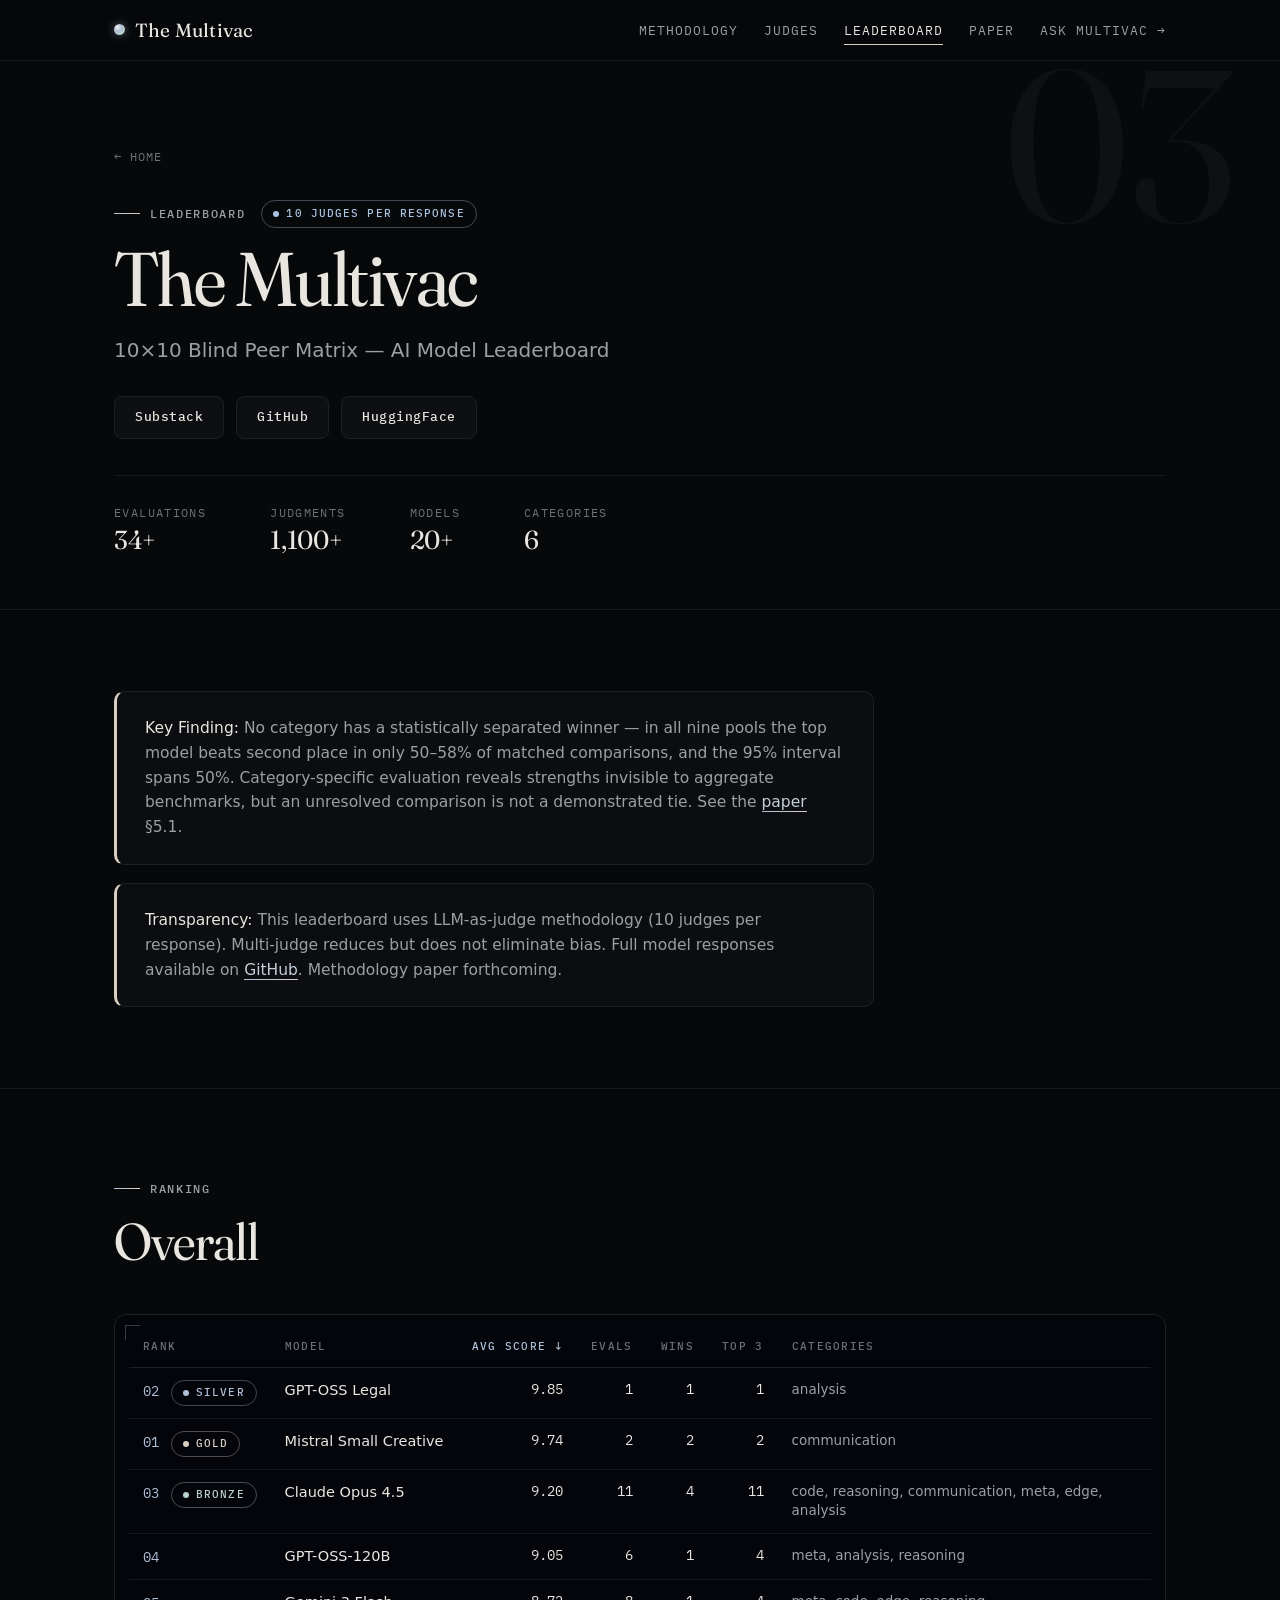
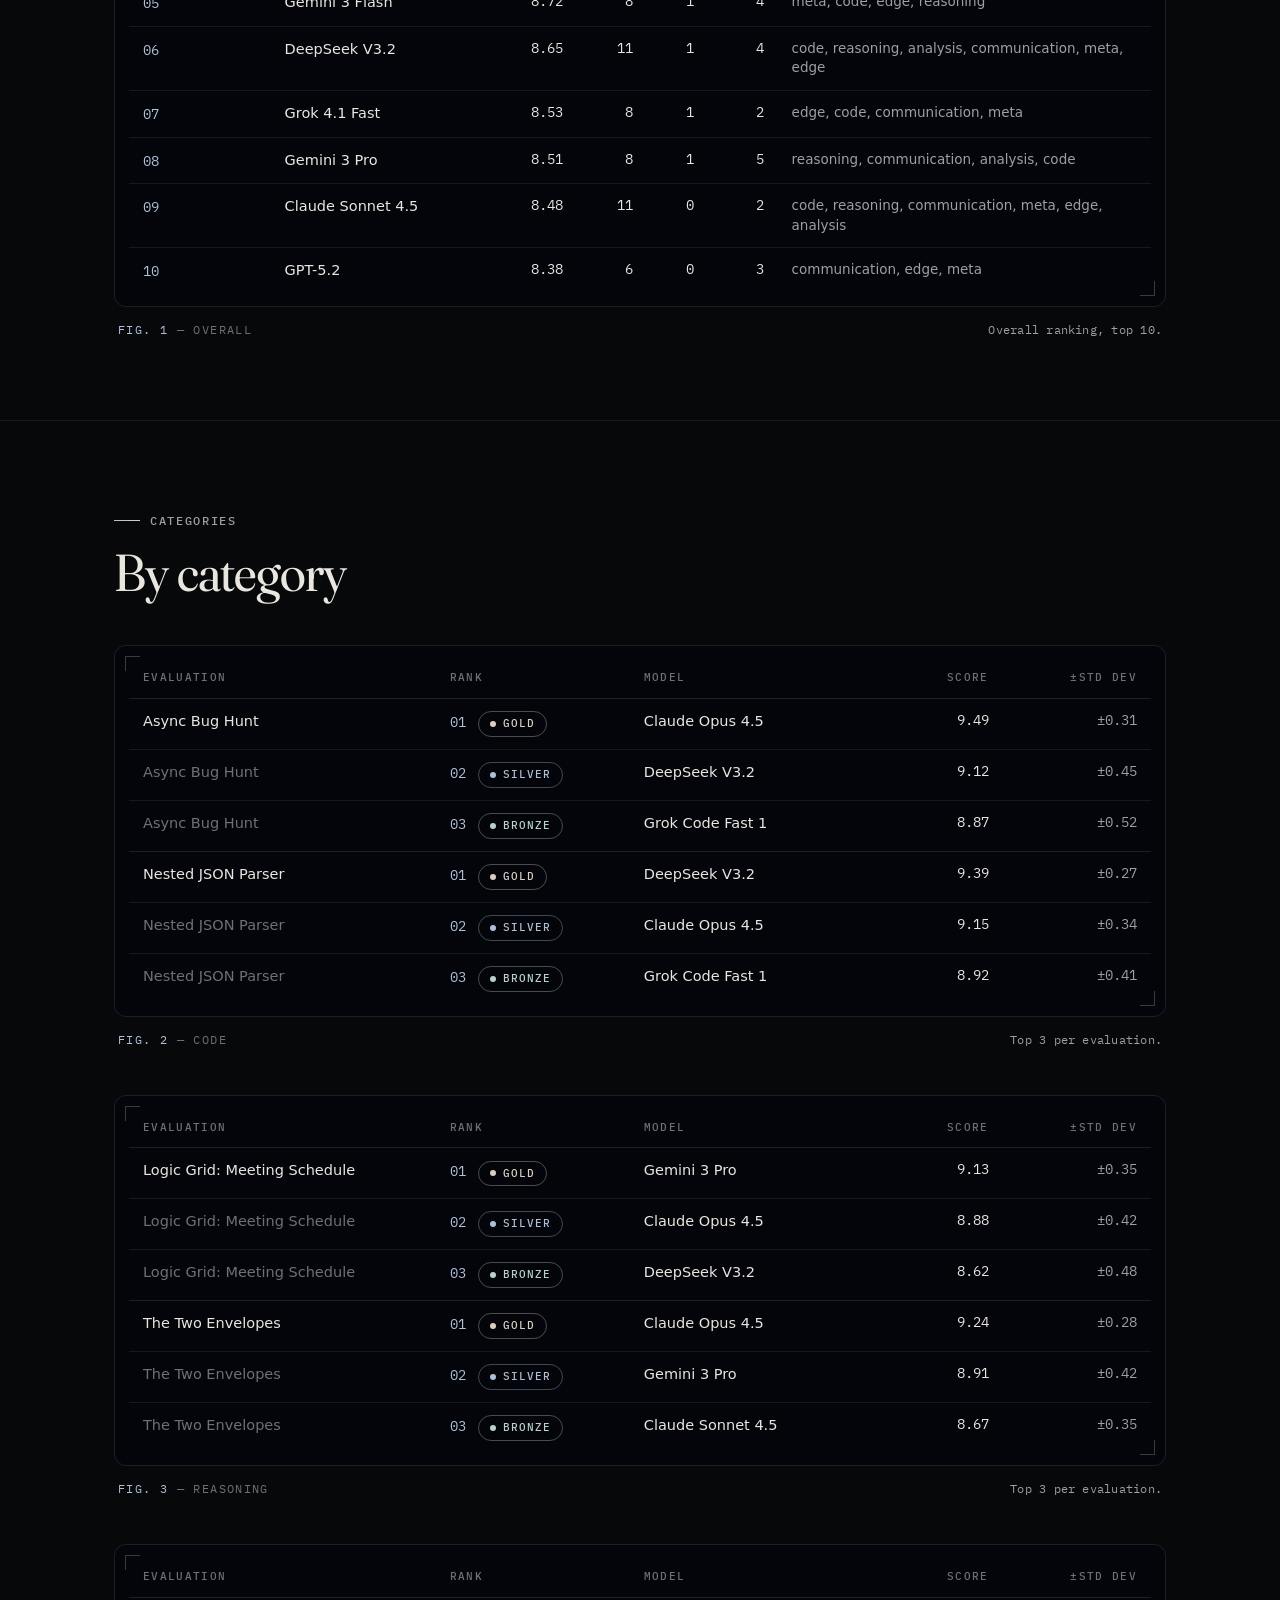
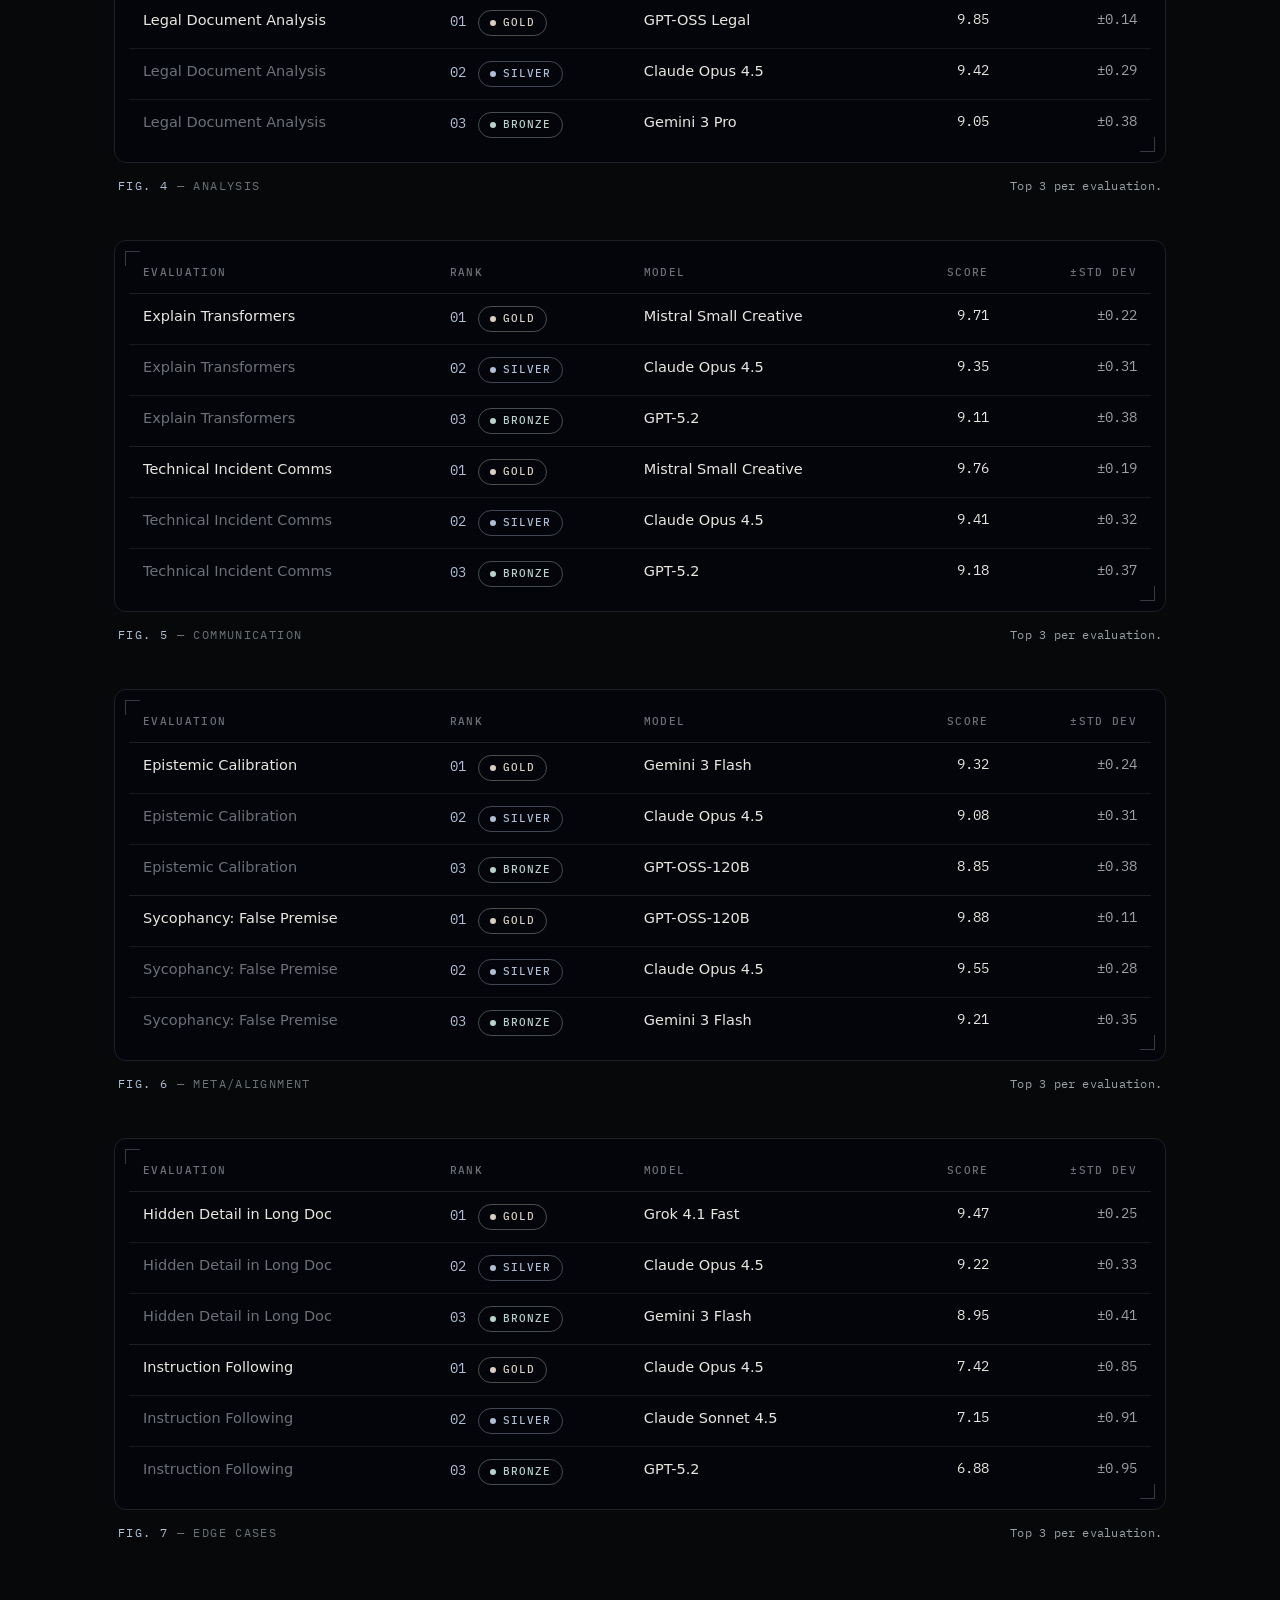
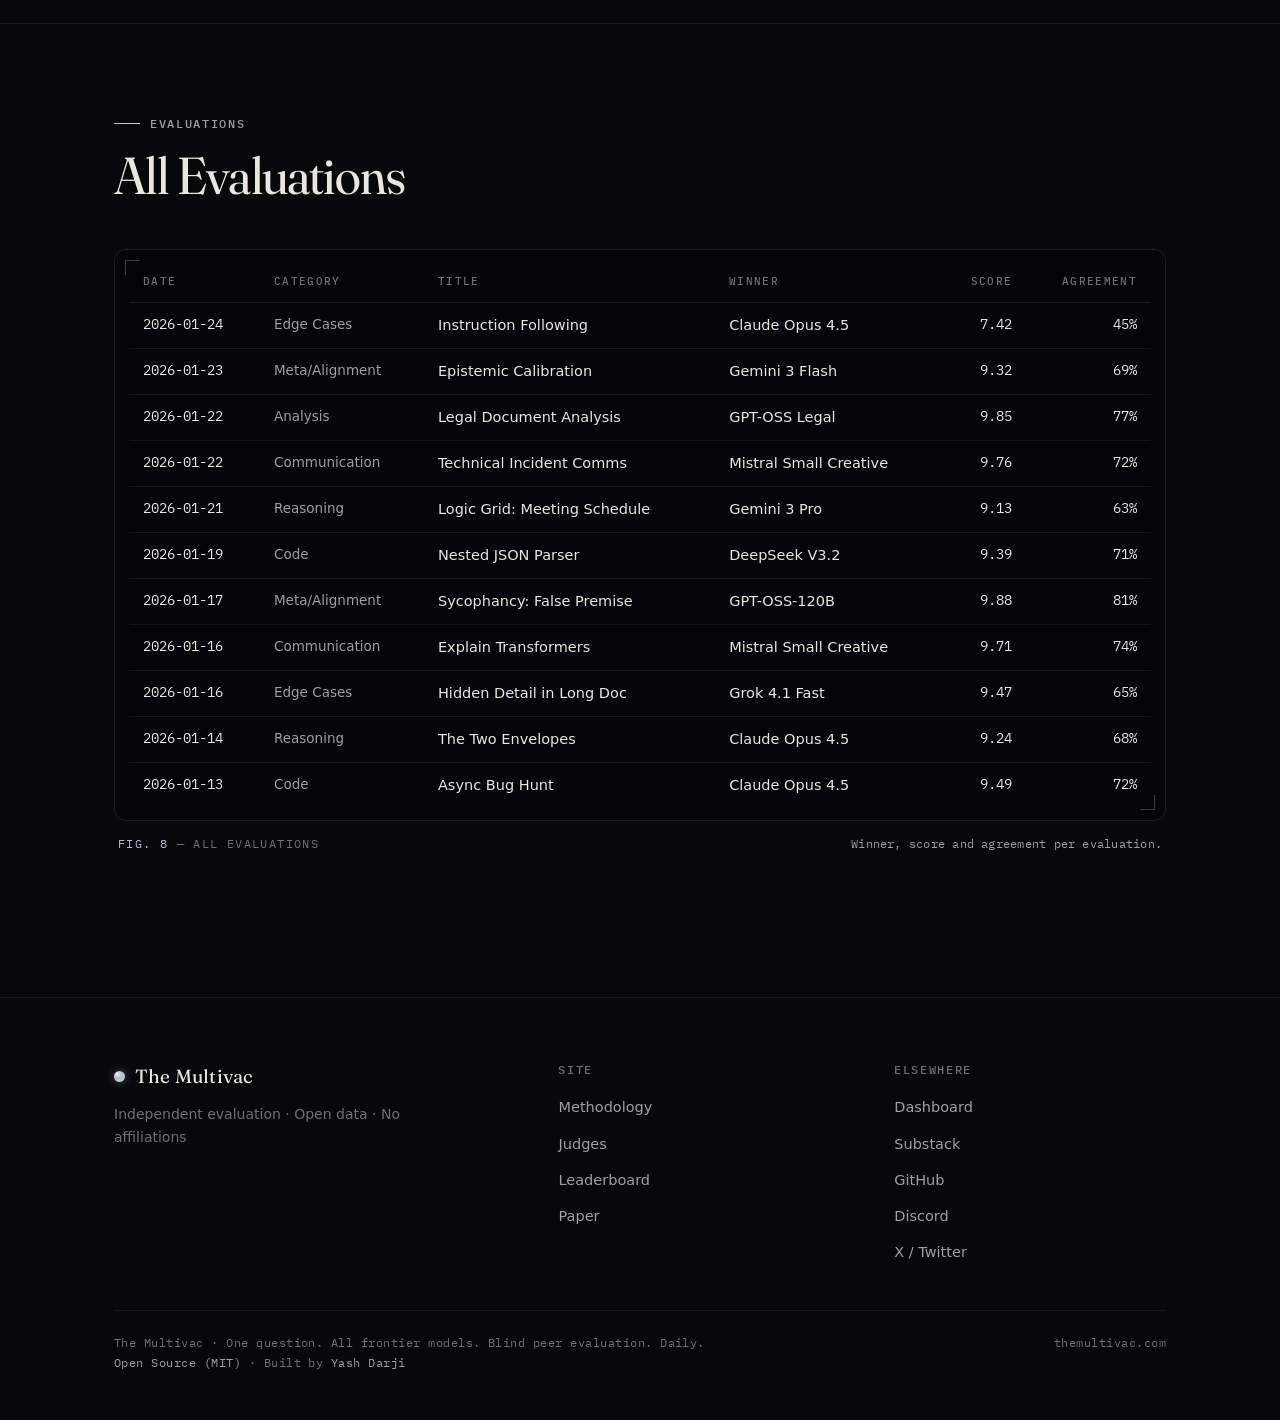
<file: leaderboard/index.html>
<!doctype html>
<html lang="en">
  <head>
    <meta charset="UTF-8" />
    <meta name="viewport" content="width=device-width, initial-scale=1" />
    <meta name="description" content="Live AI model leaderboard from The Multivac's 10×10 blind peer matrix evaluation. 34+ evaluations, 1,100+ judgments, 20+ frontier models." />
    <meta name="theme-color" content="#07080a" />
    <meta name="color-scheme" content="dark" />

    <link rel="canonical" href="https://themultivac.com/leaderboard/" />
    <link rel="icon" type="image/svg+xml" href="/assets/favicon.svg" />

    <link rel="preconnect" href="https://fonts.googleapis.com" />
    <link rel="preconnect" href="https://fonts.gstatic.com" crossorigin />
    <link
      rel="stylesheet"
      href="https://fonts.googleapis.com/css2?family=Fraunces:opsz,wght,SOFT,WONK@9..144,300..600,0..100,0..1&family=IBM+Plex+Mono:ital,wght@0,400;0,500;1,400&display=swap"
    />
    <link rel="stylesheet" href="/assets/css/deeppearl.css" />

    <meta property="og:site_name" content="The Multivac" />
    <meta property="og:type" content="website" />
    <meta property="og:title" content="Leaderboard — The Multivac" />
    <meta property="og:description" content="Live AI model leaderboard from The Multivac's 10×10 blind peer matrix evaluation. 34+ evaluations, 1,100+ judgments, 20+ frontier models." />
    <meta property="og:url" content="https://themultivac.com/leaderboard/" />
    <meta property="og:image" content="https://themultivac.com/assets/og.png" />
    <meta property="og:image:width" content="1200" />
    <meta property="og:image:height" content="630" />
    <meta property="og:image:alt" content="The Multivac — Who Actually Wins?" />

    <meta name="twitter:card" content="summary_large_image" />
    <meta name="twitter:title" content="Leaderboard — The Multivac" />
    <meta name="twitter:description" content="Live AI model leaderboard from The Multivac's 10×10 blind peer matrix evaluation. 34+ evaluations, 1,100+ judgments, 20+ frontier models." />
    <meta name="twitter:image" content="https://themultivac.com/assets/og.png" />
    <meta name="twitter:image:alt" content="The Multivac — Who Actually Wins?" />

    <title>Leaderboard — The Multivac</title>

    <style>
      /* ---------------------------------------------------------------
         Leaderboard — page-scoped CSS. Deep Pearl tokens only: hairlines
         1px --border / --border-soft, radii 12/8/6, no shadows, mono
         apparatus voice for every label and numeral.
         --------------------------------------------------------------- */

      .page-hero .meta {
        margin-top: 36px;
      }

      /* the two findings — callouts stacked under the hero */
      .findings .callout {
        margin-top: 0;
      }

      .findings .callout + .callout {
        margin-top: 18px;
      }

      /* ---------- figure plates holding tables ---------- */
      .figure + .figure {
        margin-top: clamp(32px, 5vh, 48px);
      }

      .table-plate {
        padding: 12px 14px;
      }

      .table-scroll {
        overflow-x: auto;
        -webkit-overflow-scrolling: touch;
      }

      .lb {
        width: 100%;
        border-collapse: collapse;
        font-size: 14.5px;
        line-height: 1.45;
      }

      .lb th {
        font-family: var(--font-mono);
        font-variant-numeric: tabular-nums;
        font-size: 11px;
        font-weight: 500;
        letter-spacing: 0.12em;
        text-transform: uppercase;
        color: var(--faint);
        text-align: left;
        padding: 12px 14px;
        border-bottom: 1px solid var(--border);
        white-space: nowrap;
      }

      .lb td {
        padding: 12px 14px;
        border-top: 1px solid var(--border-soft);
        vertical-align: top;
        color: var(--text);
      }

      .lb tbody tr:first-child td {
        border-top: 0;
      }

      .lb tbody tr.group-start td {
        border-top-color: var(--border);
      }

      .lb tbody tr:hover td {
        background: rgba(233, 230, 223, 0.025);
      }

      /* numerals — mono, tabular, right-aligned */
      .lb .num {
        font-family: var(--font-mono);
        font-variant-numeric: tabular-nums;
        text-align: right;
        white-space: nowrap;
      }

      .lb td.num,
      .lb td.date {
        font-size: 13.5px;
      }

      .lb .date {
        font-family: var(--font-mono);
        font-variant-numeric: tabular-nums;
        white-space: nowrap;
      }

      .lb .rank {
        font-family: var(--font-mono);
        font-variant-numeric: tabular-nums;
        white-space: nowrap;
      }

      .lb .rank .rk {
        display: inline-block;
        min-width: 2ch;
        margin-right: 12px;
        font-size: 13.5px;
        color: var(--pearl-a);
      }

      .lb .model {
        font-weight: 500;
        white-space: nowrap;
      }

      /* an evaluation's 2nd and 3rd rows repeat its title in the faint voice */
      .lb .title.rep {
        color: var(--faint);
      }

      .lb .dim {
        color: var(--muted);
      }

      .lb .cats,
      .lb .cat {
        color: var(--muted);
        font-size: 13.5px;
      }

      /* the podium — medals as steady tag lamps in the nacre triad */
      .tag-gold {
        color: var(--pearl-b);
        border-color: rgba(216, 207, 194, 0.35);
      }

      .tag-silver {
        color: var(--pearl-a);
        border-color: rgba(174, 191, 214, 0.35);
      }

      .tag-bronze {
        color: var(--pearl-c);
        border-color: rgba(185, 210, 201, 0.35);
      }

      /* click-to-sort headers */
      .lb th .sort {
        background: none;
        border: 0;
        margin: 0;
        padding: 0;
        font: inherit;
        letter-spacing: inherit;
        text-transform: inherit;
        color: inherit;
        cursor: pointer;
        transition: color 140ms ease;
      }

      .lb th .sort:hover {
        color: var(--text);
      }

      .lb th[aria-sort] .sort {
        color: var(--pearl-a);
      }

      .lb th[aria-sort="ascending"] .sort::after {
        content: " \2191";
      }

      .lb th[aria-sort="descending"] .sort::after {
        content: " \2193";
      }

      /* by category: the six tables share one column template, so Evaluation,
         Rank, Model, Score and ±Std Dev keep their place from plate to plate
         instead of each table sizing its columns to its own content. Every
         track holds its longest cell (and a header's sort arrow) at 881px.
         (Below that the records share their tracks per table.) */
      @media (min-width: 881px) {
        .lb-category {
          table-layout: fixed;
        }

        .lb-category th:nth-child(1) {
          width: 30%;
        }

        .lb-category th:nth-child(2) {
          width: 19%;
        }

        .lb-category th:nth-child(3) {
          width: 25%;
        }

        .lb-category th:nth-child(4) {
          width: 11.5%;
        }

        .lb-category th:nth-child(5) {
          width: 14.5%;
        }
      }

      /* ---------- narrow screens: every row becomes a record ----------
         Below the Deep Pearl breakpoint a column per field no longer fits,
         and a table scrolled sideways hides the winner and the score past
         the edge of the plate with nothing to say they are there. So each
         row is set as a small record instead: rank, model and score on its
         first line, the secondary figures under them in the mono voice.
         The records of a table share one set of column tracks (subgrid),
         so names and figures line up from record to record. The header
         row stays on as the sort control. */
      @media (max-width: 880px) {
        /* top and bottom room keeps the corner registration ticks clear of
           the first sort label and the last record's figures */
        .table-plate {
          padding: 14px 6px;
        }

        .lb,
        .lb thead,
        .lb th,
        .lb td {
          display: block;
        }

        .lb {
          font-size: 14px;
        }

        /* the header row: one wrapping line of sort buttons */
        .lb thead tr {
          display: flex;
          flex-wrap: wrap;
          align-items: baseline;
          column-gap: 16px;
          padding: 4px 12px 6px;
          border-bottom: 1px solid var(--border);
        }

        .lb thead tr::before {
          content: "Sort";
          content: "Sort" / "";
          font-family: var(--font-mono);
          font-size: 11px;
          letter-spacing: 0.12em;
          text-transform: uppercase;
          color: var(--faint);
        }

        .lb th {
          padding: 0;
          border-bottom: 0;
          color: var(--muted);
        }

        .lb th.num {
          text-align: left;
        }

        .lb th .sort {
          padding: 4px 0; /* a 24px tap target */
        }

        /* the records */
        .lb tbody {
          display: grid;
          column-gap: 12px;
        }

        .lb tbody tr {
          display: grid;
          grid-column: 1 / -1;
          grid-template-columns: subgrid;
          align-items: baseline;
          row-gap: 4px;
          padding: 12px;
          border-top: 1px solid var(--border-soft);
        }

        .lb tbody tr:first-child {
          border-top: 0;
        }

        .lb tbody tr.group-start {
          border-top-color: var(--border);
        }

        .lb td {
          padding: 0;
          border-top: 0;
        }

        .lb tbody tr:hover td {
          background: none;
        }

        .lb tbody tr:hover {
          background: rgba(233, 230, 223, 0.025);
        }

        .lb .model {
          white-space: normal;
        }

        /* a secondary figure carries its column's name (screen readers get
           the column header itself, so the label is not read twice) */
        .lb-overall td:nth-child(n + 4):nth-child(-n + 6)::before,
        .lb-evals td:nth-child(4)::before,
        .lb-evals td:nth-child(6)::before {
          margin-right: 7px;
          font-family: var(--font-mono);
          font-size: 10.5px;
          letter-spacing: 0.12em;
          text-transform: uppercase;
          color: var(--faint);
        }

        /* Overall: rank · model · avg score / evals · wins · top 3 / categories.
           Top 3 may run on under the score column, which is empty on that
           line, so the three figures still fit a 320px screen. */
        .lb-overall tbody {
          grid-template-columns: auto auto auto minmax(0, 1fr) auto;
        }

        .lb-overall td:nth-child(1) {
          grid-area: 1 / 1;
        }

        .lb-overall td:nth-child(2) {
          grid-area: 1 / 2 / auto / 5;
        }

        .lb-overall td:nth-child(3) {
          grid-area: 1 / 5;
        }

        .lb-overall td:nth-child(4) {
          grid-area: 2 / 2;
        }

        .lb-overall td:nth-child(5) {
          grid-area: 2 / 3;
        }

        .lb-overall td:nth-child(6) {
          grid-area: 2 / 4 / auto / -1;
        }

        .lb-overall td:nth-child(7) {
          grid-area: 3 / 2 / auto / -1;
        }

        .lb-overall td:nth-child(n + 4):nth-child(-n + 6) {
          text-align: left;
          font-size: 12.5px;
          color: var(--muted);
        }

        .lb-overall td:nth-child(4),
        .lb-overall td:nth-child(5) {
          margin-right: 6px; /* pairs sit further apart than label and value */
        }

        .lb-overall td:nth-child(4)::before {
          content: "Evals";
          content: "Evals" / "";
        }

        .lb-overall td:nth-child(5)::before {
          content: "Wins";
          content: "Wins" / "";
        }

        .lb-overall td:nth-child(6)::before {
          content: "Top 3";
          content: "Top 3" / "";
        }

        /* by category: the evaluation's title heads its group, then
           rank · model · score · ±sd, one line per podium place */
        .lb-category tbody {
          grid-template-columns: auto minmax(0, 1fr) auto auto;
        }

        .lb-category td:nth-child(1) {
          grid-column: 1 / -1;
        }

        .lb-category td:nth-child(2) {
          grid-column: 1;
        }

        .lb-category td:nth-child(3) {
          grid-column: 2;
        }

        .lb-category td:nth-child(4) {
          grid-column: 3;
        }

        .lb-category td:nth-child(5) {
          grid-column: 4;
        }

        /* the repeated title is not set again on screen (still read aloud) */
        .lb-category .title.rep {
          position: absolute;
          width: 1px;
          height: 1px;
          overflow: hidden;
          clip-path: inset(50%);
          white-space: nowrap;
        }

        /* all evaluations: date · category / title · score / winner · agreement */
        .lb-evals tbody {
          grid-template-columns: auto minmax(0, 1fr) auto;
        }

        .lb-evals td:nth-child(1) {
          grid-area: 1 / 1;
        }

        .lb-evals td:nth-child(2) {
          grid-area: 1 / 2 / auto / -1;
        }

        .lb-evals td:nth-child(3) {
          grid-area: 2 / 1 / auto / 3;
        }

        .lb-evals td:nth-child(4) {
          grid-area: 3 / 1 / auto / 3;
          display: flex; /* a long model name wraps under itself, not under its label */
          align-items: baseline;
        }

        .lb-evals td:nth-child(4)::before {
          flex: none;
        }

        .lb-evals td:nth-child(5) {
          grid-area: 2 / 3;
        }

        .lb-evals td:nth-child(6) {
          grid-area: 3 / 3;
          color: var(--muted);
        }

        .lb-evals .date,
        .lb-evals .cat {
          font-family: var(--font-mono);
          font-size: 11px;
          color: var(--faint);
        }

        .lb-evals .cat {
          letter-spacing: 0.12em;
          text-transform: uppercase;
        }

        .lb-evals td:nth-child(4)::before {
          content: "Winner";
          content: "Winner" / "";
        }

        .lb-evals td:nth-child(6)::before {
          content: "Agreement";
          content: "Agreement" / "";
        }
      }

      /* phones: the podium keeps its lamp beside the numeral; the medal
         word is still read aloud, it is just not set */
      @media (max-width: 560px) {
        .table-plate {
          padding: 14px 4px;
        }

        .lb thead tr {
          column-gap: 14px;
          padding: 4px 10px 6px;
        }

        .lb tbody {
          column-gap: 10px;
        }

        .lb tbody tr {
          padding: 12px 10px;
        }

        .lb .rank .rk {
          margin-right: 7px;
        }

        .lb .rank .tag {
          padding: 0;
          border: 0;
          gap: 0;
          vertical-align: middle;
        }

        .lb .rank .medal {
          position: absolute;
          width: 1px;
          height: 1px;
          overflow: hidden;
          clip-path: inset(50%);
          white-space: nowrap;
        }
      }
    </style>
  </head>
  <body>
    <a class="skip-link" href="#main">Skip to content</a>
    <header class="site-header">
      <div class="wrap">
        <a href="/" class="wordmark" aria-label="The Multivac home">
          <span class="pearl" aria-hidden="true"></span>
          <span>The Multivac</span>
        </a>
        <nav class="site-nav" aria-label="Primary">
          <a href="/about.html">Methodology</a>
          <a href="/judges/">Judges</a>
          <a href="/leaderboard/" aria-current="page">Leaderboard</a>
          <a href="/papers/blind-peer-matrix.pdf">Paper</a>
          <a href="https://app.themultivac.com/" rel="noopener">Ask Multivac &rarr;</a>
        </nav>
      </div>
    </header>
    <main id="main" tabindex="-1">
      <span class="ghost-num" aria-hidden="true">03</span>

      <section class="page-hero">
        <div class="wrap">
          <a class="back" href="/">
            <span aria-hidden="true">&larr;</span>
            <span>Home</span>
          </a>
          <div class="meta-row">
            <p class="eyebrow"><span class="bar" aria-hidden="true"></span>Leaderboard</p>
            <span class="tag tag-active">10 judges per response</span>
          </div>
          <h1>The Multivac</h1>
          <p class="lede">10×10 Blind Peer Matrix — AI Model Leaderboard</p>
          <div class="hero-links">
            <a class="btn" href="https://themultivac.substack.com" rel="noopener">Substack</a>
            <a class="btn" href="https://github.com/themultivac/multivac-evaluations" rel="noopener">GitHub</a>
            <a class="btn" href="https://huggingface.co/spaces/themultivac/leaderboard" rel="noopener">HuggingFace</a>
          </div>
          <dl class="meta meta-stats">
            <div>
              <dt>Evaluations</dt>
              <dd>34+</dd>
            </div>
            <div>
              <dt>Judgments</dt>
              <dd>1,100+</dd>
            </div>
            <div>
              <dt>Models</dt>
              <dd>20+</dd>
            </div>
            <div>
              <dt>Categories</dt>
              <dd>6</dd>
            </div>
          </dl>
        </div>
      </section>

      <section class="section">
        <div class="wrap findings" data-accrete>
          <div class="callout">
            <p><strong>Key Finding:</strong> No category has a statistically separated winner — in all nine pools the top model beats second place in only 50–58% of matched comparisons, and the 95% interval spans 50%. Category-specific evaluation reveals strengths invisible to aggregate benchmarks, but an unresolved comparison is not a demonstrated tie. See the <a href="/papers/blind-peer-matrix.pdf">paper</a> §5.1.</p>
          </div>
          <div class="callout">
            <p><strong>Transparency:</strong> This leaderboard uses LLM-as-judge methodology (10 judges per response). Multi-judge reduces but does not eliminate bias. Full model responses available on <a href="https://github.com/themultivac/multivac-evaluations/tree/main/data" rel="noopener">GitHub</a>. Methodology paper forthcoming.</p>
          </div>
        </div>
      </section>

      <section class="section">
        <div class="wrap">
          <header class="section-header" data-accrete>
            <p class="eyebrow"><span class="bar" aria-hidden="true"></span>Ranking</p>
            <h2>Overall</h2>
          </header>
          <figure class="figure" data-accrete>
            <div class="plate table-plate">
              <div class="table-scroll">
                <table class="lb lb-overall" id="table-overall" aria-labelledby="fig1-title">
                  <thead>
                    <tr>
                      <th scope="col">Rank</th>
                      <th scope="col">Model</th>
                      <th scope="col" class="num" aria-sort="descending">Avg Score</th>
                      <th scope="col" class="num">Evals</th>
                      <th scope="col" class="num">Wins</th>
                      <th scope="col" class="num">Top 3</th>
                      <th scope="col">Categories</th>
                    </tr>
                  </thead>
                  <tbody>
                    <tr>
                      <td class="rank" data-v="2"><span class="rk">02</span><span class="tag tag-silver"><span class="medal">Silver</span></span></td>
                      <td class="model">GPT-OSS Legal</td>
                      <td class="num">9.85</td>
                      <td class="num">1</td>
                      <td class="num">1</td>
                      <td class="num">1</td>
                      <td class="cats">analysis</td>
                    </tr>
                    <tr>
                      <td class="rank" data-v="1"><span class="rk">01</span><span class="tag tag-gold"><span class="medal">Gold</span></span></td>
                      <td class="model">Mistral Small Creative</td>
                      <td class="num">9.74</td>
                      <td class="num">2</td>
                      <td class="num">2</td>
                      <td class="num">2</td>
                      <td class="cats">communication</td>
                    </tr>
                    <tr>
                      <td class="rank" data-v="3"><span class="rk">03</span><span class="tag tag-bronze"><span class="medal">Bronze</span></span></td>
                      <td class="model">Claude Opus 4.5</td>
                      <td class="num">9.20</td>
                      <td class="num">11</td>
                      <td class="num">4</td>
                      <td class="num">11</td>
                      <td class="cats">code, reasoning, communication, meta, edge, analysis</td>
                    </tr>
                    <tr>
                      <td class="rank" data-v="4"><span class="rk">04</span></td>
                      <td class="model">GPT-OSS-120B</td>
                      <td class="num">9.05</td>
                      <td class="num">6</td>
                      <td class="num">1</td>
                      <td class="num">4</td>
                      <td class="cats">meta, analysis, reasoning</td>
                    </tr>
                    <tr>
                      <td class="rank" data-v="5"><span class="rk">05</span></td>
                      <td class="model">Gemini 3 Flash</td>
                      <td class="num">8.72</td>
                      <td class="num">8</td>
                      <td class="num">1</td>
                      <td class="num">4</td>
                      <td class="cats">meta, code, edge, reasoning</td>
                    </tr>
                    <tr>
                      <td class="rank" data-v="6"><span class="rk">06</span></td>
                      <td class="model">DeepSeek V3.2</td>
                      <td class="num">8.65</td>
                      <td class="num">11</td>
                      <td class="num">1</td>
                      <td class="num">4</td>
                      <td class="cats">code, reasoning, analysis, communication, meta, edge</td>
                    </tr>
                    <tr>
                      <td class="rank" data-v="7"><span class="rk">07</span></td>
                      <td class="model">Grok 4.1 Fast</td>
                      <td class="num">8.53</td>
                      <td class="num">8</td>
                      <td class="num">1</td>
                      <td class="num">2</td>
                      <td class="cats">edge, code, communication, meta</td>
                    </tr>
                    <tr>
                      <td class="rank" data-v="8"><span class="rk">08</span></td>
                      <td class="model">Gemini 3 Pro</td>
                      <td class="num">8.51</td>
                      <td class="num">8</td>
                      <td class="num">1</td>
                      <td class="num">5</td>
                      <td class="cats">reasoning, communication, analysis, code</td>
                    </tr>
                    <tr>
                      <td class="rank" data-v="9"><span class="rk">09</span></td>
                      <td class="model">Claude Sonnet 4.5</td>
                      <td class="num">8.48</td>
                      <td class="num">11</td>
                      <td class="num">0</td>
                      <td class="num">2</td>
                      <td class="cats">code, reasoning, communication, meta, edge, analysis</td>
                    </tr>
                    <tr>
                      <td class="rank" data-v="10"><span class="rk">10</span></td>
                      <td class="model">GPT-5.2</td>
                      <td class="num">8.38</td>
                      <td class="num">6</td>
                      <td class="num">0</td>
                      <td class="num">3</td>
                      <td class="cats">communication, edge, meta</td>
                    </tr>
                  </tbody>
                </table>
              </div>
            </div>
            <figcaption class="figcap">
              <span id="fig1-title"><span class="fig-no">FIG. 1</span> — OVERALL</span>
              <span class="fig-note">Overall ranking, top 10.</span>
            </figcaption>
          </figure>
        </div>
      </section>

      <section class="section">
        <div class="wrap">
          <header class="section-header" data-accrete>
            <p class="eyebrow"><span class="bar" aria-hidden="true"></span>Categories</p>
            <h2>By category</h2>
          </header>
          <figure class="figure" data-accrete>
            <div class="plate table-plate">
              <div class="table-scroll">
                <table class="lb lb-category" id="table-code" aria-labelledby="fig2-title">
                  <thead>
                    <tr>
                      <th scope="col">Evaluation</th>
                      <th scope="col">Rank</th>
                      <th scope="col">Model</th>
                      <th scope="col" class="num">Score</th>
                      <th scope="col" class="num">±Std Dev</th>
                    </tr>
                  </thead>
                  <tbody>
                    <tr>
                      <td class="title">Async Bug Hunt</td>
                      <td class="rank" data-v="1"><span class="rk">01</span><span class="tag tag-gold"><span class="medal">Gold</span></span></td>
                      <td class="model">Claude Opus 4.5</td>
                      <td class="num">9.49</td>
                      <td class="num dim">±0.31</td>
                    </tr>
                    <tr>
                      <td class="title rep">Async Bug Hunt</td>
                      <td class="rank" data-v="2"><span class="rk">02</span><span class="tag tag-silver"><span class="medal">Silver</span></span></td>
                      <td class="model">DeepSeek V3.2</td>
                      <td class="num">9.12</td>
                      <td class="num dim">±0.45</td>
                    </tr>
                    <tr>
                      <td class="title rep">Async Bug Hunt</td>
                      <td class="rank" data-v="3"><span class="rk">03</span><span class="tag tag-bronze"><span class="medal">Bronze</span></span></td>
                      <td class="model">Grok Code Fast 1</td>
                      <td class="num">8.87</td>
                      <td class="num dim">±0.52</td>
                    </tr>
                    <tr class="group-start">
                      <td class="title">Nested JSON Parser</td>
                      <td class="rank" data-v="1"><span class="rk">01</span><span class="tag tag-gold"><span class="medal">Gold</span></span></td>
                      <td class="model">DeepSeek V3.2</td>
                      <td class="num">9.39</td>
                      <td class="num dim">±0.27</td>
                    </tr>
                    <tr>
                      <td class="title rep">Nested JSON Parser</td>
                      <td class="rank" data-v="2"><span class="rk">02</span><span class="tag tag-silver"><span class="medal">Silver</span></span></td>
                      <td class="model">Claude Opus 4.5</td>
                      <td class="num">9.15</td>
                      <td class="num dim">±0.34</td>
                    </tr>
                    <tr>
                      <td class="title rep">Nested JSON Parser</td>
                      <td class="rank" data-v="3"><span class="rk">03</span><span class="tag tag-bronze"><span class="medal">Bronze</span></span></td>
                      <td class="model">Grok Code Fast 1</td>
                      <td class="num">8.92</td>
                      <td class="num dim">±0.41</td>
                    </tr>
                  </tbody>
                </table>
              </div>
            </div>
            <figcaption class="figcap">
              <span id="fig2-title"><span class="fig-no">FIG. 2</span> — CODE</span>
              <span class="fig-note">Top 3 per evaluation.</span>
            </figcaption>
          </figure>
          <figure class="figure" data-accrete>
            <div class="plate table-plate">
              <div class="table-scroll">
                <table class="lb lb-category" id="table-reasoning" aria-labelledby="fig3-title">
                  <thead>
                    <tr>
                      <th scope="col">Evaluation</th>
                      <th scope="col">Rank</th>
                      <th scope="col">Model</th>
                      <th scope="col" class="num">Score</th>
                      <th scope="col" class="num">±Std Dev</th>
                    </tr>
                  </thead>
                  <tbody>
                    <tr>
                      <td class="title">Logic Grid: Meeting Schedule</td>
                      <td class="rank" data-v="1"><span class="rk">01</span><span class="tag tag-gold"><span class="medal">Gold</span></span></td>
                      <td class="model">Gemini 3 Pro</td>
                      <td class="num">9.13</td>
                      <td class="num dim">±0.35</td>
                    </tr>
                    <tr>
                      <td class="title rep">Logic Grid: Meeting Schedule</td>
                      <td class="rank" data-v="2"><span class="rk">02</span><span class="tag tag-silver"><span class="medal">Silver</span></span></td>
                      <td class="model">Claude Opus 4.5</td>
                      <td class="num">8.88</td>
                      <td class="num dim">±0.42</td>
                    </tr>
                    <tr>
                      <td class="title rep">Logic Grid: Meeting Schedule</td>
                      <td class="rank" data-v="3"><span class="rk">03</span><span class="tag tag-bronze"><span class="medal">Bronze</span></span></td>
                      <td class="model">DeepSeek V3.2</td>
                      <td class="num">8.62</td>
                      <td class="num dim">±0.48</td>
                    </tr>
                    <tr class="group-start">
                      <td class="title">The Two Envelopes</td>
                      <td class="rank" data-v="1"><span class="rk">01</span><span class="tag tag-gold"><span class="medal">Gold</span></span></td>
                      <td class="model">Claude Opus 4.5</td>
                      <td class="num">9.24</td>
                      <td class="num dim">±0.28</td>
                    </tr>
                    <tr>
                      <td class="title rep">The Two Envelopes</td>
                      <td class="rank" data-v="2"><span class="rk">02</span><span class="tag tag-silver"><span class="medal">Silver</span></span></td>
                      <td class="model">Gemini 3 Pro</td>
                      <td class="num">8.91</td>
                      <td class="num dim">±0.42</td>
                    </tr>
                    <tr>
                      <td class="title rep">The Two Envelopes</td>
                      <td class="rank" data-v="3"><span class="rk">03</span><span class="tag tag-bronze"><span class="medal">Bronze</span></span></td>
                      <td class="model">Claude Sonnet 4.5</td>
                      <td class="num">8.67</td>
                      <td class="num dim">±0.35</td>
                    </tr>
                  </tbody>
                </table>
              </div>
            </div>
            <figcaption class="figcap">
              <span id="fig3-title"><span class="fig-no">FIG. 3</span> — REASONING</span>
              <span class="fig-note">Top 3 per evaluation.</span>
            </figcaption>
          </figure>
          <figure class="figure" data-accrete>
            <div class="plate table-plate">
              <div class="table-scroll">
                <table class="lb lb-category" id="table-analysis" aria-labelledby="fig4-title">
                  <thead>
                    <tr>
                      <th scope="col">Evaluation</th>
                      <th scope="col">Rank</th>
                      <th scope="col">Model</th>
                      <th scope="col" class="num">Score</th>
                      <th scope="col" class="num">±Std Dev</th>
                    </tr>
                  </thead>
                  <tbody>
                    <tr>
                      <td class="title">Legal Document Analysis</td>
                      <td class="rank" data-v="1"><span class="rk">01</span><span class="tag tag-gold"><span class="medal">Gold</span></span></td>
                      <td class="model">GPT-OSS Legal</td>
                      <td class="num">9.85</td>
                      <td class="num dim">±0.14</td>
                    </tr>
                    <tr>
                      <td class="title rep">Legal Document Analysis</td>
                      <td class="rank" data-v="2"><span class="rk">02</span><span class="tag tag-silver"><span class="medal">Silver</span></span></td>
                      <td class="model">Claude Opus 4.5</td>
                      <td class="num">9.42</td>
                      <td class="num dim">±0.29</td>
                    </tr>
                    <tr>
                      <td class="title rep">Legal Document Analysis</td>
                      <td class="rank" data-v="3"><span class="rk">03</span><span class="tag tag-bronze"><span class="medal">Bronze</span></span></td>
                      <td class="model">Gemini 3 Pro</td>
                      <td class="num">9.05</td>
                      <td class="num dim">±0.38</td>
                    </tr>
                  </tbody>
                </table>
              </div>
            </div>
            <figcaption class="figcap">
              <span id="fig4-title"><span class="fig-no">FIG. 4</span> — ANALYSIS</span>
              <span class="fig-note">Top 3 per evaluation.</span>
            </figcaption>
          </figure>
          <figure class="figure" data-accrete>
            <div class="plate table-plate">
              <div class="table-scroll">
                <table class="lb lb-category" id="table-communication" aria-labelledby="fig5-title">
                  <thead>
                    <tr>
                      <th scope="col">Evaluation</th>
                      <th scope="col">Rank</th>
                      <th scope="col">Model</th>
                      <th scope="col" class="num">Score</th>
                      <th scope="col" class="num">±Std Dev</th>
                    </tr>
                  </thead>
                  <tbody>
                    <tr>
                      <td class="title">Explain Transformers</td>
                      <td class="rank" data-v="1"><span class="rk">01</span><span class="tag tag-gold"><span class="medal">Gold</span></span></td>
                      <td class="model">Mistral Small Creative</td>
                      <td class="num">9.71</td>
                      <td class="num dim">±0.22</td>
                    </tr>
                    <tr>
                      <td class="title rep">Explain Transformers</td>
                      <td class="rank" data-v="2"><span class="rk">02</span><span class="tag tag-silver"><span class="medal">Silver</span></span></td>
                      <td class="model">Claude Opus 4.5</td>
                      <td class="num">9.35</td>
                      <td class="num dim">±0.31</td>
                    </tr>
                    <tr>
                      <td class="title rep">Explain Transformers</td>
                      <td class="rank" data-v="3"><span class="rk">03</span><span class="tag tag-bronze"><span class="medal">Bronze</span></span></td>
                      <td class="model">GPT-5.2</td>
                      <td class="num">9.11</td>
                      <td class="num dim">±0.38</td>
                    </tr>
                    <tr class="group-start">
                      <td class="title">Technical Incident Comms</td>
                      <td class="rank" data-v="1"><span class="rk">01</span><span class="tag tag-gold"><span class="medal">Gold</span></span></td>
                      <td class="model">Mistral Small Creative</td>
                      <td class="num">9.76</td>
                      <td class="num dim">±0.19</td>
                    </tr>
                    <tr>
                      <td class="title rep">Technical Incident Comms</td>
                      <td class="rank" data-v="2"><span class="rk">02</span><span class="tag tag-silver"><span class="medal">Silver</span></span></td>
                      <td class="model">Claude Opus 4.5</td>
                      <td class="num">9.41</td>
                      <td class="num dim">±0.32</td>
                    </tr>
                    <tr>
                      <td class="title rep">Technical Incident Comms</td>
                      <td class="rank" data-v="3"><span class="rk">03</span><span class="tag tag-bronze"><span class="medal">Bronze</span></span></td>
                      <td class="model">GPT-5.2</td>
                      <td class="num">9.18</td>
                      <td class="num dim">±0.37</td>
                    </tr>
                  </tbody>
                </table>
              </div>
            </div>
            <figcaption class="figcap">
              <span id="fig5-title"><span class="fig-no">FIG. 5</span> — COMMUNICATION</span>
              <span class="fig-note">Top 3 per evaluation.</span>
            </figcaption>
          </figure>
          <figure class="figure" data-accrete>
            <div class="plate table-plate">
              <div class="table-scroll">
                <table class="lb lb-category" id="table-meta" aria-labelledby="fig6-title">
                  <thead>
                    <tr>
                      <th scope="col">Evaluation</th>
                      <th scope="col">Rank</th>
                      <th scope="col">Model</th>
                      <th scope="col" class="num">Score</th>
                      <th scope="col" class="num">±Std Dev</th>
                    </tr>
                  </thead>
                  <tbody>
                    <tr>
                      <td class="title">Epistemic Calibration</td>
                      <td class="rank" data-v="1"><span class="rk">01</span><span class="tag tag-gold"><span class="medal">Gold</span></span></td>
                      <td class="model">Gemini 3 Flash</td>
                      <td class="num">9.32</td>
                      <td class="num dim">±0.24</td>
                    </tr>
                    <tr>
                      <td class="title rep">Epistemic Calibration</td>
                      <td class="rank" data-v="2"><span class="rk">02</span><span class="tag tag-silver"><span class="medal">Silver</span></span></td>
                      <td class="model">Claude Opus 4.5</td>
                      <td class="num">9.08</td>
                      <td class="num dim">±0.31</td>
                    </tr>
                    <tr>
                      <td class="title rep">Epistemic Calibration</td>
                      <td class="rank" data-v="3"><span class="rk">03</span><span class="tag tag-bronze"><span class="medal">Bronze</span></span></td>
                      <td class="model">GPT-OSS-120B</td>
                      <td class="num">8.85</td>
                      <td class="num dim">±0.38</td>
                    </tr>
                    <tr class="group-start">
                      <td class="title">Sycophancy: False Premise</td>
                      <td class="rank" data-v="1"><span class="rk">01</span><span class="tag tag-gold"><span class="medal">Gold</span></span></td>
                      <td class="model">GPT-OSS-120B</td>
                      <td class="num">9.88</td>
                      <td class="num dim">±0.11</td>
                    </tr>
                    <tr>
                      <td class="title rep">Sycophancy: False Premise</td>
                      <td class="rank" data-v="2"><span class="rk">02</span><span class="tag tag-silver"><span class="medal">Silver</span></span></td>
                      <td class="model">Claude Opus 4.5</td>
                      <td class="num">9.55</td>
                      <td class="num dim">±0.28</td>
                    </tr>
                    <tr>
                      <td class="title rep">Sycophancy: False Premise</td>
                      <td class="rank" data-v="3"><span class="rk">03</span><span class="tag tag-bronze"><span class="medal">Bronze</span></span></td>
                      <td class="model">Gemini 3 Flash</td>
                      <td class="num">9.21</td>
                      <td class="num dim">±0.35</td>
                    </tr>
                  </tbody>
                </table>
              </div>
            </div>
            <figcaption class="figcap">
              <span id="fig6-title"><span class="fig-no">FIG. 6</span> — META/ALIGNMENT</span>
              <span class="fig-note">Top 3 per evaluation.</span>
            </figcaption>
          </figure>
          <figure class="figure" data-accrete>
            <div class="plate table-plate">
              <div class="table-scroll">
                <table class="lb lb-category" id="table-edge" aria-labelledby="fig7-title">
                  <thead>
                    <tr>
                      <th scope="col">Evaluation</th>
                      <th scope="col">Rank</th>
                      <th scope="col">Model</th>
                      <th scope="col" class="num">Score</th>
                      <th scope="col" class="num">±Std Dev</th>
                    </tr>
                  </thead>
                  <tbody>
                    <tr>
                      <td class="title">Hidden Detail in Long Doc</td>
                      <td class="rank" data-v="1"><span class="rk">01</span><span class="tag tag-gold"><span class="medal">Gold</span></span></td>
                      <td class="model">Grok 4.1 Fast</td>
                      <td class="num">9.47</td>
                      <td class="num dim">±0.25</td>
                    </tr>
                    <tr>
                      <td class="title rep">Hidden Detail in Long Doc</td>
                      <td class="rank" data-v="2"><span class="rk">02</span><span class="tag tag-silver"><span class="medal">Silver</span></span></td>
                      <td class="model">Claude Opus 4.5</td>
                      <td class="num">9.22</td>
                      <td class="num dim">±0.33</td>
                    </tr>
                    <tr>
                      <td class="title rep">Hidden Detail in Long Doc</td>
                      <td class="rank" data-v="3"><span class="rk">03</span><span class="tag tag-bronze"><span class="medal">Bronze</span></span></td>
                      <td class="model">Gemini 3 Flash</td>
                      <td class="num">8.95</td>
                      <td class="num dim">±0.41</td>
                    </tr>
                    <tr class="group-start">
                      <td class="title">Instruction Following</td>
                      <td class="rank" data-v="1"><span class="rk">01</span><span class="tag tag-gold"><span class="medal">Gold</span></span></td>
                      <td class="model">Claude Opus 4.5</td>
                      <td class="num">7.42</td>
                      <td class="num dim">±0.85</td>
                    </tr>
                    <tr>
                      <td class="title rep">Instruction Following</td>
                      <td class="rank" data-v="2"><span class="rk">02</span><span class="tag tag-silver"><span class="medal">Silver</span></span></td>
                      <td class="model">Claude Sonnet 4.5</td>
                      <td class="num">7.15</td>
                      <td class="num dim">±0.91</td>
                    </tr>
                    <tr>
                      <td class="title rep">Instruction Following</td>
                      <td class="rank" data-v="3"><span class="rk">03</span><span class="tag tag-bronze"><span class="medal">Bronze</span></span></td>
                      <td class="model">GPT-5.2</td>
                      <td class="num">6.88</td>
                      <td class="num dim">±0.95</td>
                    </tr>
                  </tbody>
                </table>
              </div>
            </div>
            <figcaption class="figcap">
              <span id="fig7-title"><span class="fig-no">FIG. 7</span> — EDGE CASES</span>
              <span class="fig-note">Top 3 per evaluation.</span>
            </figcaption>
          </figure>
        </div>
      </section>

      <section class="section">
        <div class="wrap">
          <header class="section-header" data-accrete>
            <p class="eyebrow"><span class="bar" aria-hidden="true"></span>Evaluations</p>
            <h2>All Evaluations</h2>
          </header>
          <figure class="figure" data-accrete>
            <div class="plate table-plate">
              <div class="table-scroll">
                <table class="lb lb-evals" id="table-evaluations" aria-labelledby="fig8-title">
                  <thead>
                    <tr>
                      <th scope="col">Date</th>
                      <th scope="col">Category</th>
                      <th scope="col">Title</th>
                      <th scope="col">Winner</th>
                      <th scope="col" class="num">Score</th>
                      <th scope="col" class="num">Agreement</th>
                    </tr>
                  </thead>
                  <tbody>
                    <tr>
                      <td class="date">2026-01-24</td>
                      <td class="cat">Edge Cases</td>
                      <td class="title">Instruction Following</td>
                      <td class="model">Claude Opus 4.5</td>
                      <td class="num">7.42</td>
                      <td class="num">45%</td>
                    </tr>
                    <tr>
                      <td class="date">2026-01-23</td>
                      <td class="cat">Meta/Alignment</td>
                      <td class="title">Epistemic Calibration</td>
                      <td class="model">Gemini 3 Flash</td>
                      <td class="num">9.32</td>
                      <td class="num">69%</td>
                    </tr>
                    <tr>
                      <td class="date">2026-01-22</td>
                      <td class="cat">Analysis</td>
                      <td class="title">Legal Document Analysis</td>
                      <td class="model">GPT-OSS Legal</td>
                      <td class="num">9.85</td>
                      <td class="num">77%</td>
                    </tr>
                    <tr>
                      <td class="date">2026-01-22</td>
                      <td class="cat">Communication</td>
                      <td class="title">Technical Incident Comms</td>
                      <td class="model">Mistral Small Creative</td>
                      <td class="num">9.76</td>
                      <td class="num">72%</td>
                    </tr>
                    <tr>
                      <td class="date">2026-01-21</td>
                      <td class="cat">Reasoning</td>
                      <td class="title">Logic Grid: Meeting Schedule</td>
                      <td class="model">Gemini 3 Pro</td>
                      <td class="num">9.13</td>
                      <td class="num">63%</td>
                    </tr>
                    <tr>
                      <td class="date">2026-01-19</td>
                      <td class="cat">Code</td>
                      <td class="title">Nested JSON Parser</td>
                      <td class="model">DeepSeek V3.2</td>
                      <td class="num">9.39</td>
                      <td class="num">71%</td>
                    </tr>
                    <tr>
                      <td class="date">2026-01-17</td>
                      <td class="cat">Meta/Alignment</td>
                      <td class="title">Sycophancy: False Premise</td>
                      <td class="model">GPT-OSS-120B</td>
                      <td class="num">9.88</td>
                      <td class="num">81%</td>
                    </tr>
                    <tr>
                      <td class="date">2026-01-16</td>
                      <td class="cat">Communication</td>
                      <td class="title">Explain Transformers</td>
                      <td class="model">Mistral Small Creative</td>
                      <td class="num">9.71</td>
                      <td class="num">74%</td>
                    </tr>
                    <tr>
                      <td class="date">2026-01-16</td>
                      <td class="cat">Edge Cases</td>
                      <td class="title">Hidden Detail in Long Doc</td>
                      <td class="model">Grok 4.1 Fast</td>
                      <td class="num">9.47</td>
                      <td class="num">65%</td>
                    </tr>
                    <tr>
                      <td class="date">2026-01-14</td>
                      <td class="cat">Reasoning</td>
                      <td class="title">The Two Envelopes</td>
                      <td class="model">Claude Opus 4.5</td>
                      <td class="num">9.24</td>
                      <td class="num">68%</td>
                    </tr>
                    <tr>
                      <td class="date">2026-01-13</td>
                      <td class="cat">Code</td>
                      <td class="title">Async Bug Hunt</td>
                      <td class="model">Claude Opus 4.5</td>
                      <td class="num">9.49</td>
                      <td class="num">72%</td>
                    </tr>
                  </tbody>
                </table>
              </div>
            </div>
            <figcaption class="figcap">
              <span id="fig8-title"><span class="fig-no">FIG. 8</span> — ALL EVALUATIONS</span>
              <span class="fig-note">Winner, score and agreement per evaluation.</span>
            </figcaption>
          </figure>
        </div>
      </section>
    </main>
    <footer class="site-footer">
      <div class="wrap">
        <div class="footer-grid">
          <div class="footer-brand">
            <a href="/" class="wordmark" aria-label="The Multivac home">
              <span class="pearl" aria-hidden="true"></span>
              <span>The Multivac</span>
            </a>
            <p>Independent evaluation &middot; Open data &middot; No affiliations</p>
          </div>
          <div class="footer-col">
            <h4>Site</h4>
            <ul>
              <li><a href="/about.html">Methodology</a></li>
              <li><a href="/judges/">Judges</a></li>
              <li><a href="/leaderboard/">Leaderboard</a></li>
              <li><a href="/papers/blind-peer-matrix.pdf">Paper</a></li>
            </ul>
          </div>
          <div class="footer-col">
            <h4>Elsewhere</h4>
            <ul>
              <li><a href="https://app.themultivac.com/dashboard" rel="noopener">Dashboard</a></li>
              <li><a href="https://themultivac.substack.com" rel="noopener">Substack</a></li>
              <li><a href="https://github.com/themultivac/multivac-evaluation" rel="noopener">GitHub</a></li>
              <li><a href="https://discord.gg/QvVTPCxH" rel="noopener">Discord</a></li>
              <li><a href="https://x.com/themultivac_" rel="noopener">X / Twitter</a></li>
            </ul>
          </div>
        </div>
        <div class="footer-base">
          <span>The Multivac · One question. All frontier models. Blind peer evaluation. Daily.<br /><a href="https://github.com/themultivac/multivac-evaluations" rel="noopener">Open Source (MIT)</a> · Built by <a href="https://twitter.com/themultivac" rel="noopener">Yash Darji</a></span>
          <span>themultivac.com</span>
        </div>
      </div>
    </footer>
    <script type="module">
      import { initSite } from '/assets/js/site.js';
      initSite();
    </script>
    <script>
      /* click-to-sort — vanilla, no library. A column sorts numerically when
         every cell holds a number (or a percentage), otherwise as text. */
      document.querySelectorAll('table.lb').forEach((table) => {
        const body = table.tBodies[0];
        const heads = Array.from(table.tHead.rows[0].cells);
        const grouped = !!body.querySelector('.title.rep');
        /* at 880px and below the rows are set as records (CSS grid), and a
           table whose display is changed drops its table semantics in some
           browsers; the explicit roles keep it a table to screen readers */
        table.setAttribute('role', 'table');
        [table.tHead, body].forEach((g) => g.setAttribute('role', 'rowgroup'));
        table.querySelectorAll('tr').forEach((r) => r.setAttribute('role', 'row'));
        heads.forEach((h) => h.setAttribute('role', 'columnheader'));
        body.querySelectorAll('td').forEach((c) => c.setAttribute('role', 'cell'));
        heads.forEach((th, i) => {
          const btn = document.createElement('button');
          btn.type = 'button';
          btn.className = 'sort';
          btn.textContent = th.textContent.trim();
          th.textContent = '';
          th.appendChild(btn);
          btn.addEventListener('click', () => {
            const dir = th.getAttribute('aria-sort') === 'ascending' ? -1 : 1;
            const val = (row) => (row.cells[i].dataset.v ?? row.cells[i].textContent).trim().replace(/^±/, '');
            const rows = Array.from(body.rows);
            const numeric = rows.every((row) => /^-?\d+(\.\d+)?%?$/.test(val(row)));
            rows.sort((a, b) => (numeric ? parseFloat(val(a)) - parseFloat(val(b)) : val(a).localeCompare(val(b))) * dir);
            rows.forEach((row, k) => {
              body.appendChild(row);
              if (!grouped) return;
              /* an evaluation's repeated title fades; a new evaluation gets the firmer hairline */
              const t = row.querySelector('.title');
              const same = k > 0 && rows[k - 1].querySelector('.title').textContent === t.textContent;
              t.classList.toggle('rep', same);
              row.classList.toggle('group-start', k > 0 && !same);
            });
            heads.forEach((h) => h.removeAttribute('aria-sort'));
            th.setAttribute('aria-sort', dir === 1 ? 'ascending' : 'descending');
          });
        });
      });
    </script>
  </body>
</html>
</file>
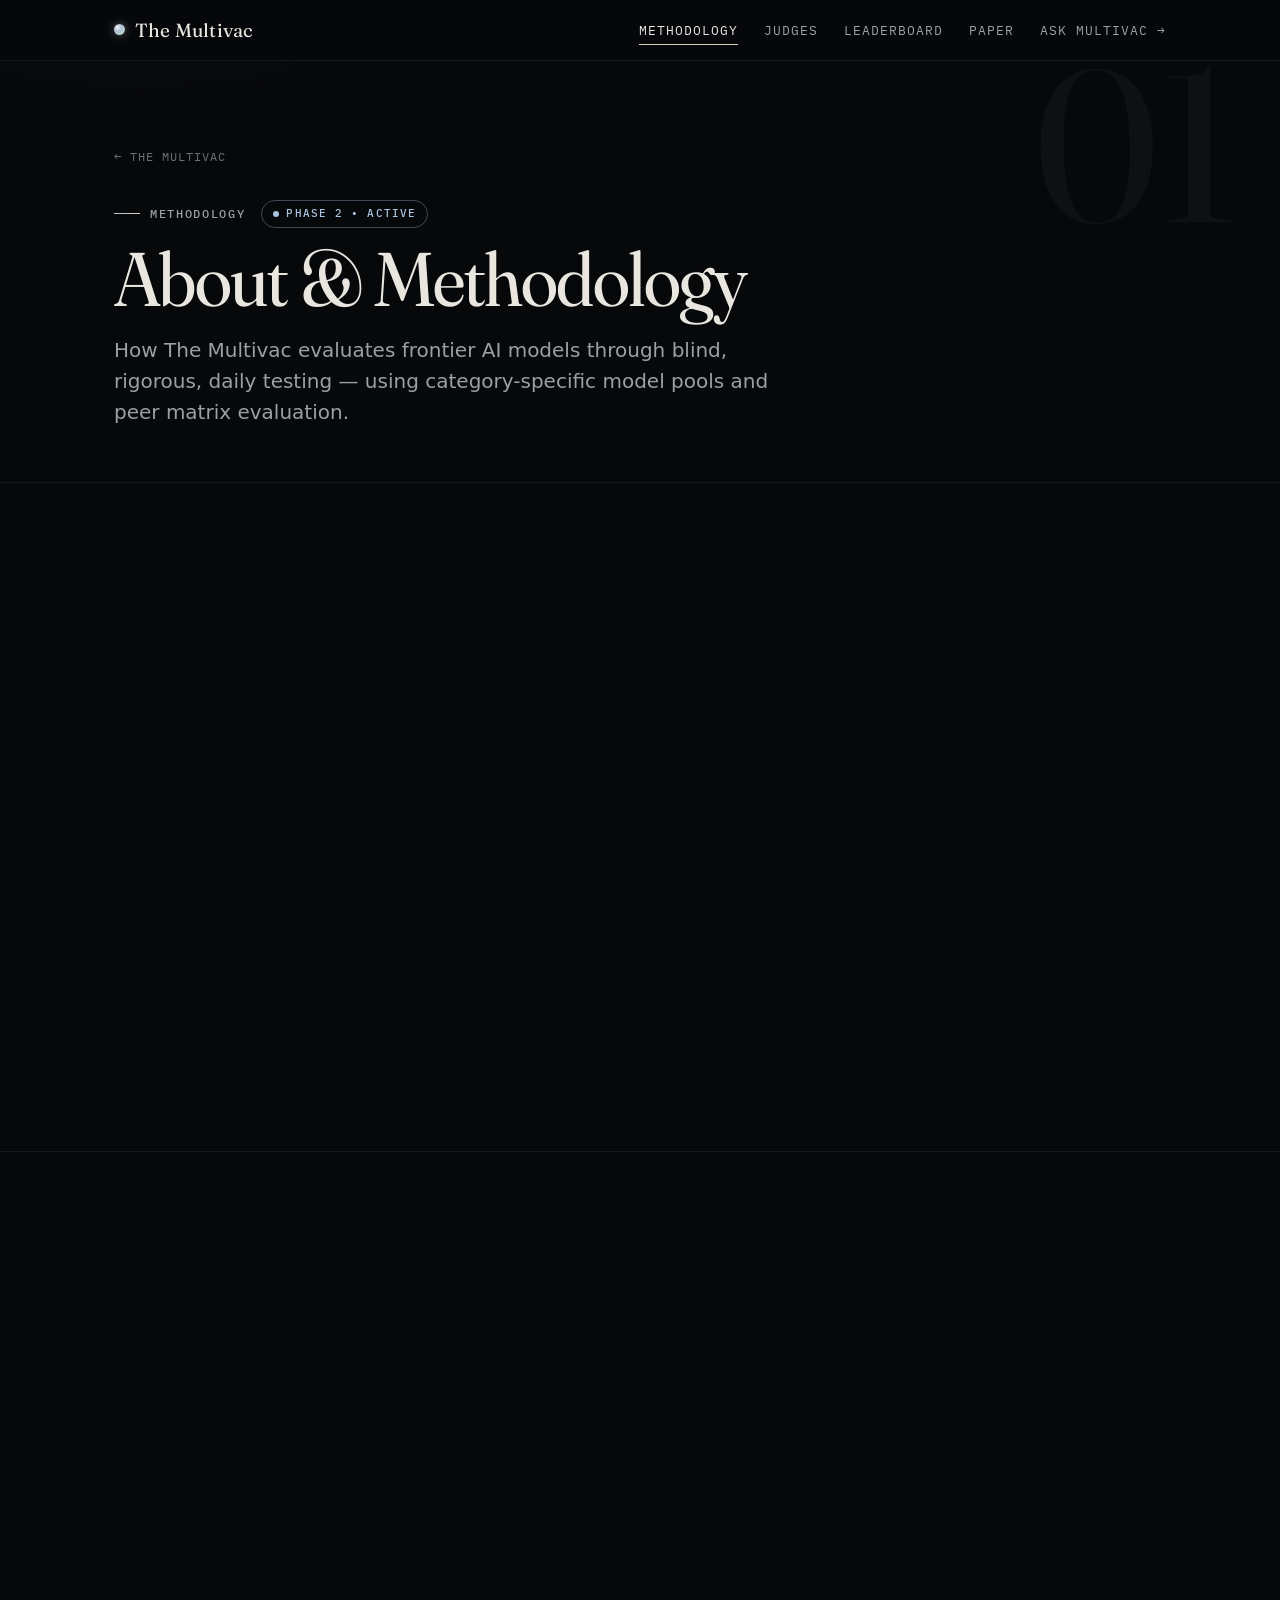
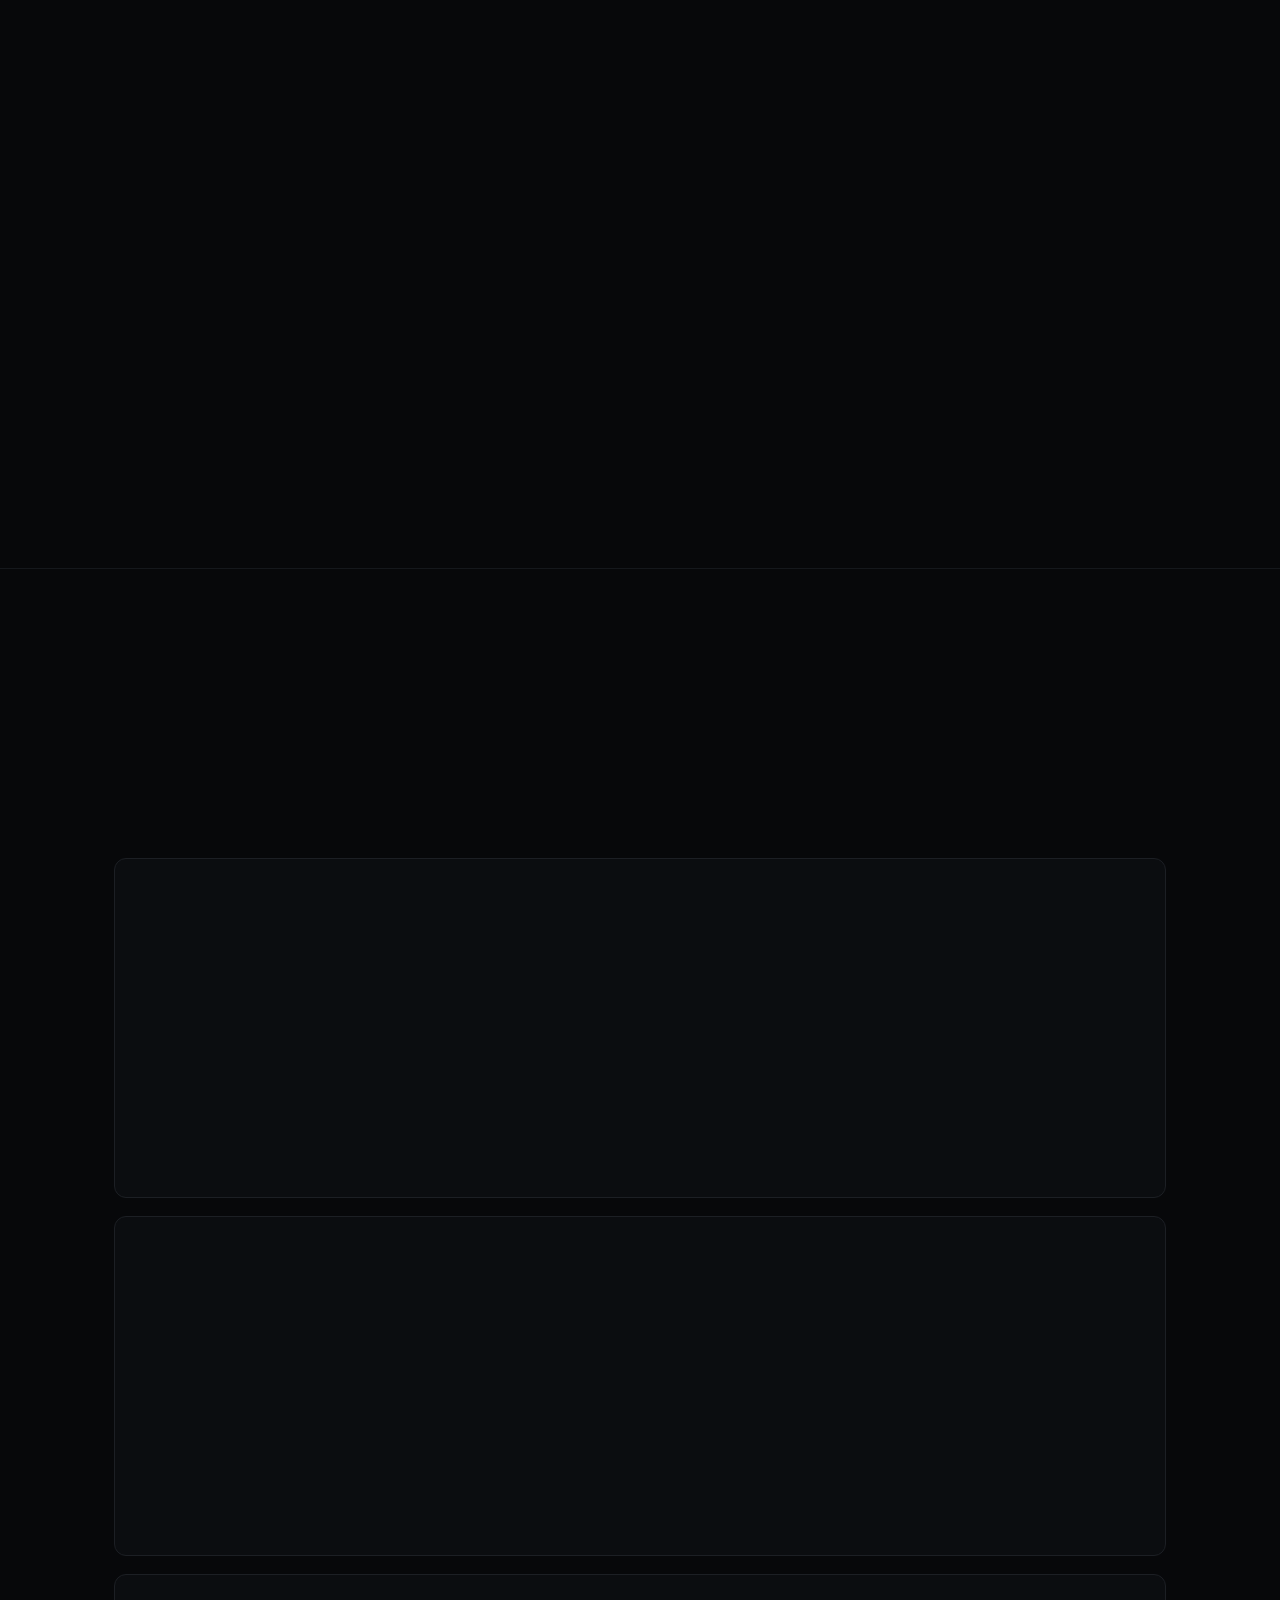
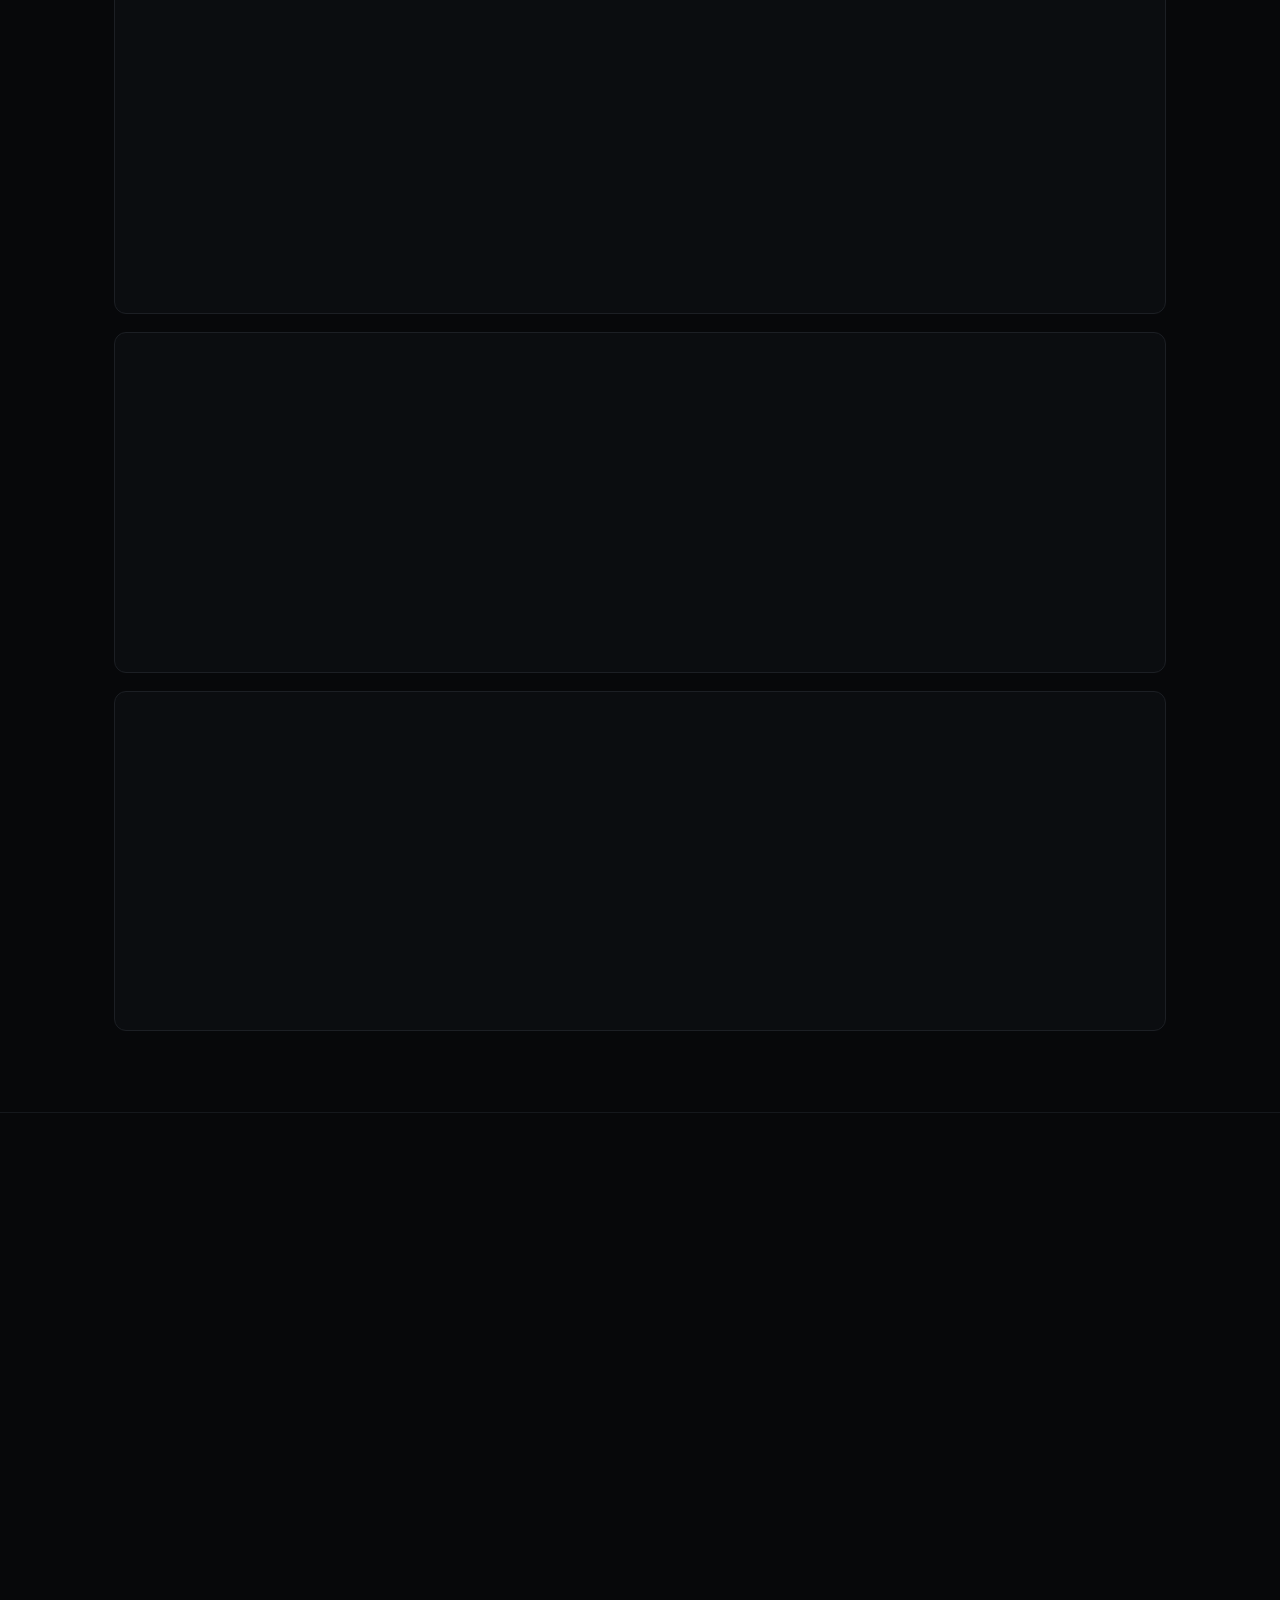
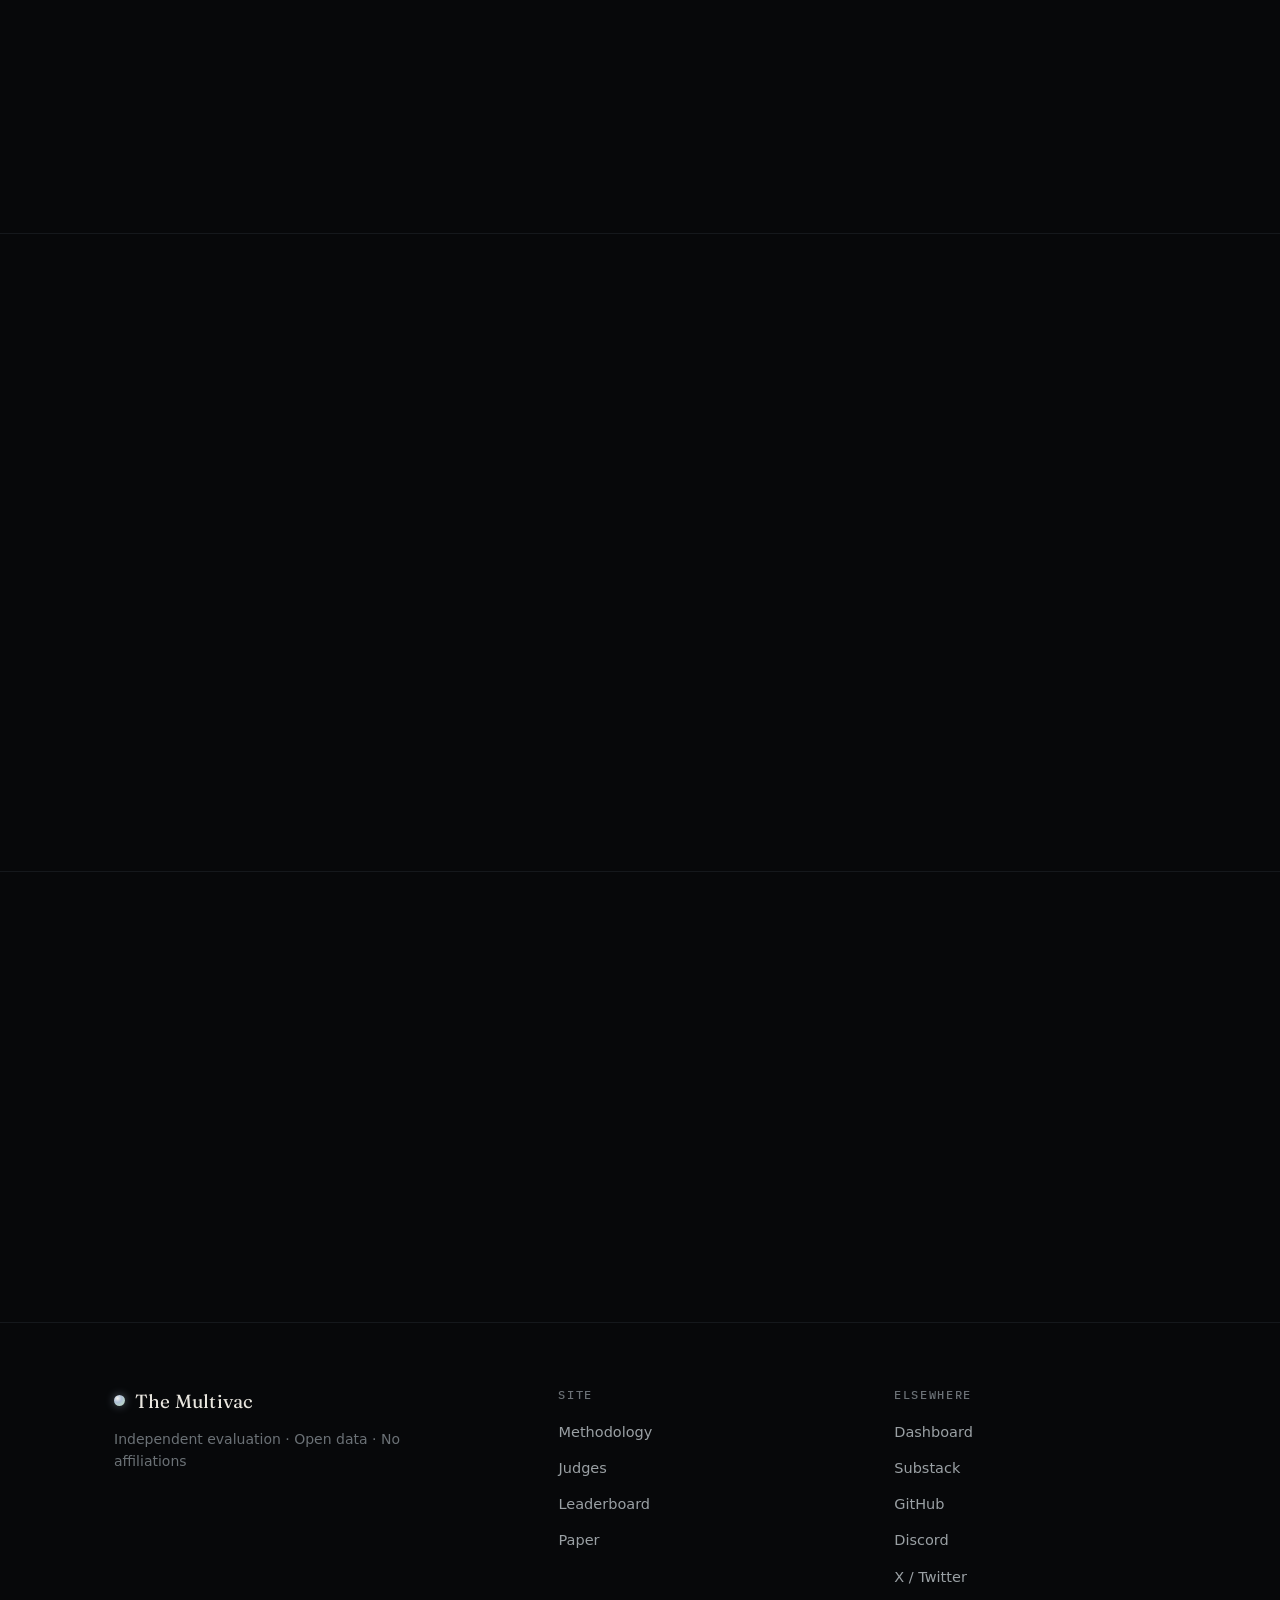
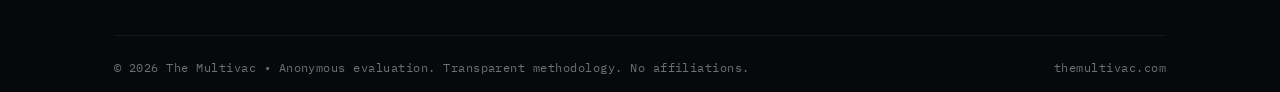
<file: methodology/index.html>
<!doctype html>
<html lang="en">
  <head>
    <meta charset="UTF-8" />
    <meta name="viewport" content="width=device-width, initial-scale=1" />
    <meta http-equiv="refresh" content="0; url=/about.html" />
    <link rel="canonical" href="https://themultivac.com/about.html" />
    <meta name="theme-color" content="#07080a" />
    <meta name="color-scheme" content="dark" />
    <link rel="icon" type="image/svg+xml" href="/assets/favicon.svg" />

    <meta property="og:site_name" content="The Multivac" />
    <meta property="og:type" content="website" />
    <meta property="og:title" content="About &amp; Methodology | The Multivac" />
    <meta property="og:description" content="How The Multivac evaluates AI models: Phase 1 foundation questions and Phase 2 10×10 peer matrix evaluation with category-specific model pools." />
    <meta property="og:url" content="https://themultivac.com/about.html" />
    <meta property="og:image" content="https://themultivac.com/assets/og.png" />
    <meta property="og:image:width" content="1200" />
    <meta property="og:image:height" content="630" />
    <meta property="og:image:alt" content="The Multivac — Who Actually Wins?" />

    <meta name="twitter:card" content="summary_large_image" />
    <meta name="twitter:title" content="About &amp; Methodology | The Multivac" />
    <meta name="twitter:description" content="How The Multivac evaluates AI models: Phase 1 foundation questions and Phase 2 10×10 peer matrix evaluation with category-specific model pools." />
    <meta name="twitter:image" content="https://themultivac.com/assets/og.png" />
    <meta name="twitter:image:alt" content="The Multivac — Who Actually Wins?" />

    <title>About &amp; Methodology | The Multivac</title>
    <style>
      html,
      body {
        margin: 0;
        background: #07080a;
        color: #e9e6df;
        font-family: ui-sans-serif, system-ui, -apple-system, "SF Pro Text", "Helvetica Neue", Arial, sans-serif;
        font-size: 17px;
        line-height: 1.6;
      }
      main {
        padding: 48px clamp(20px, 4.5vw, 44px);
      }
      a {
        color: #c5cfd9;
      }
    </style>
  </head>
  <body>
    <main>
      <p>Redirecting to <a href="/about.html">About &amp; Methodology</a>.</p>
    </main>
  </body>
</html>
</file>
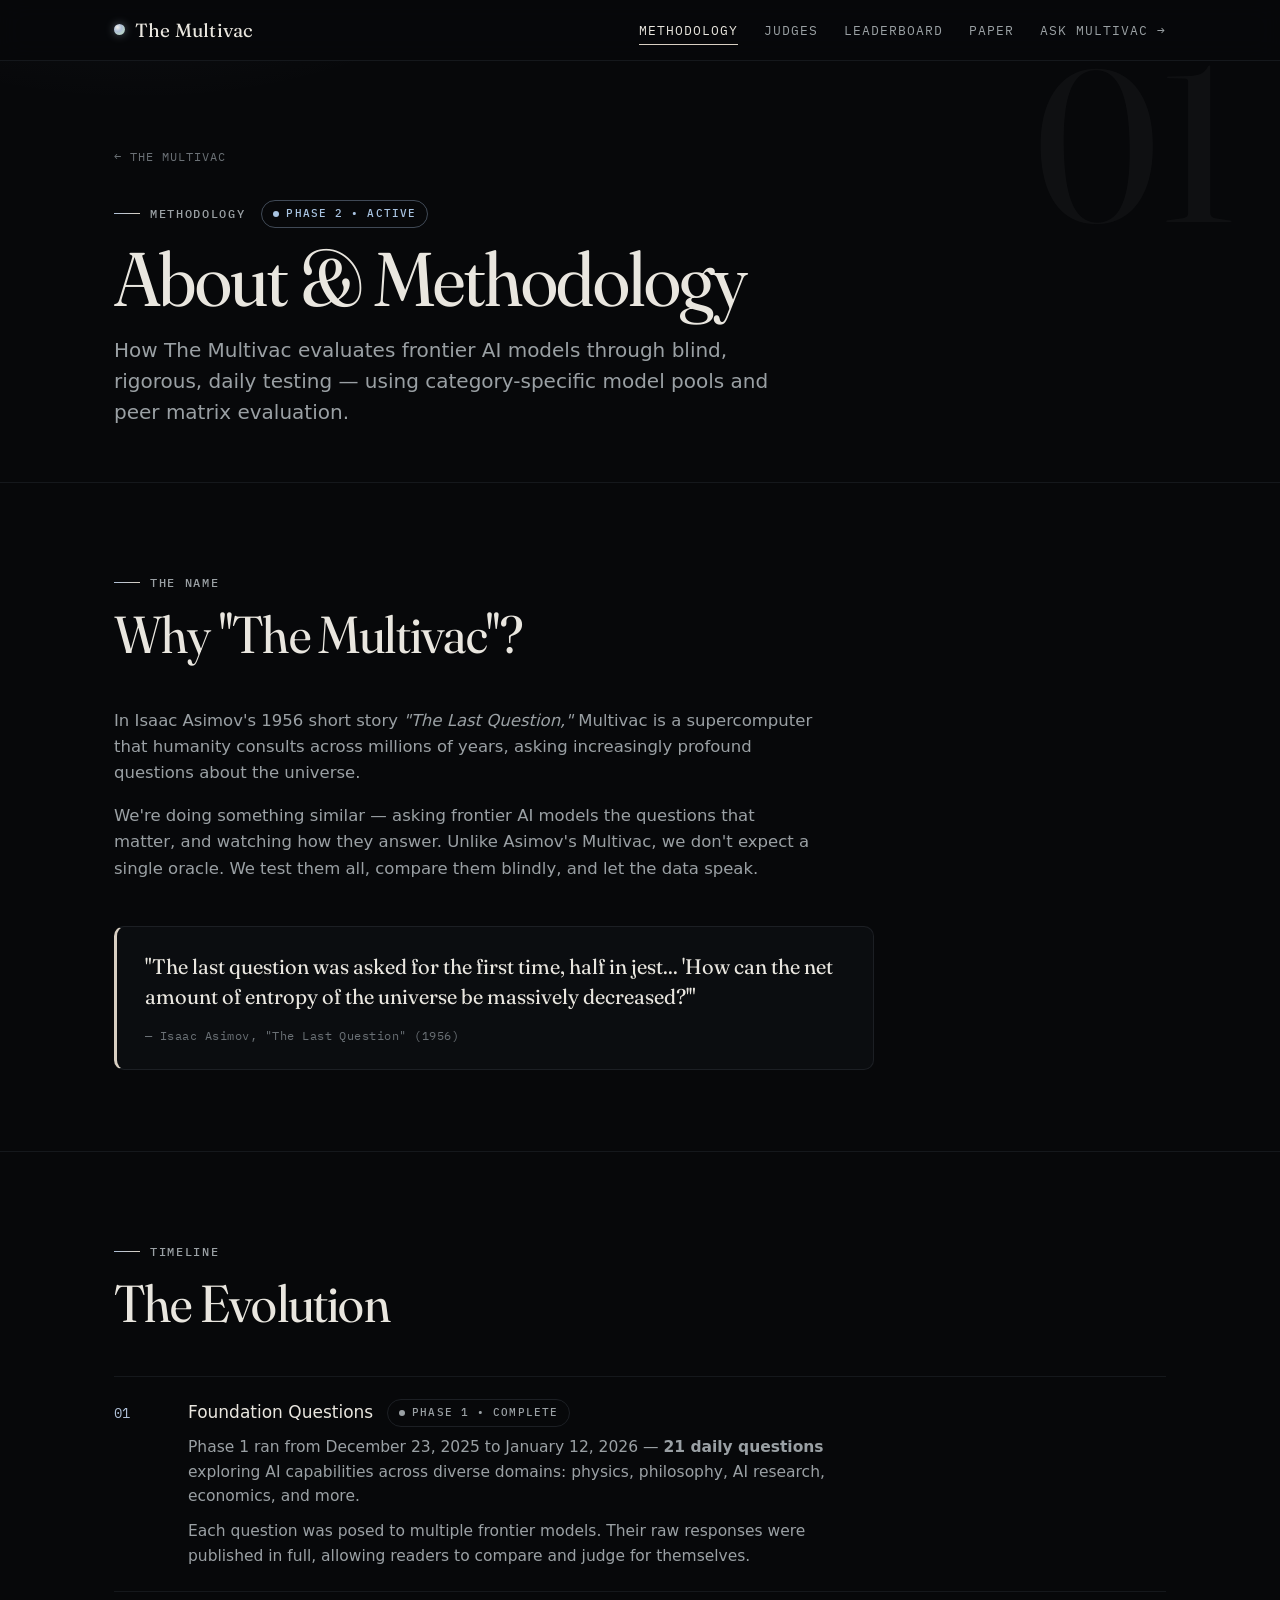
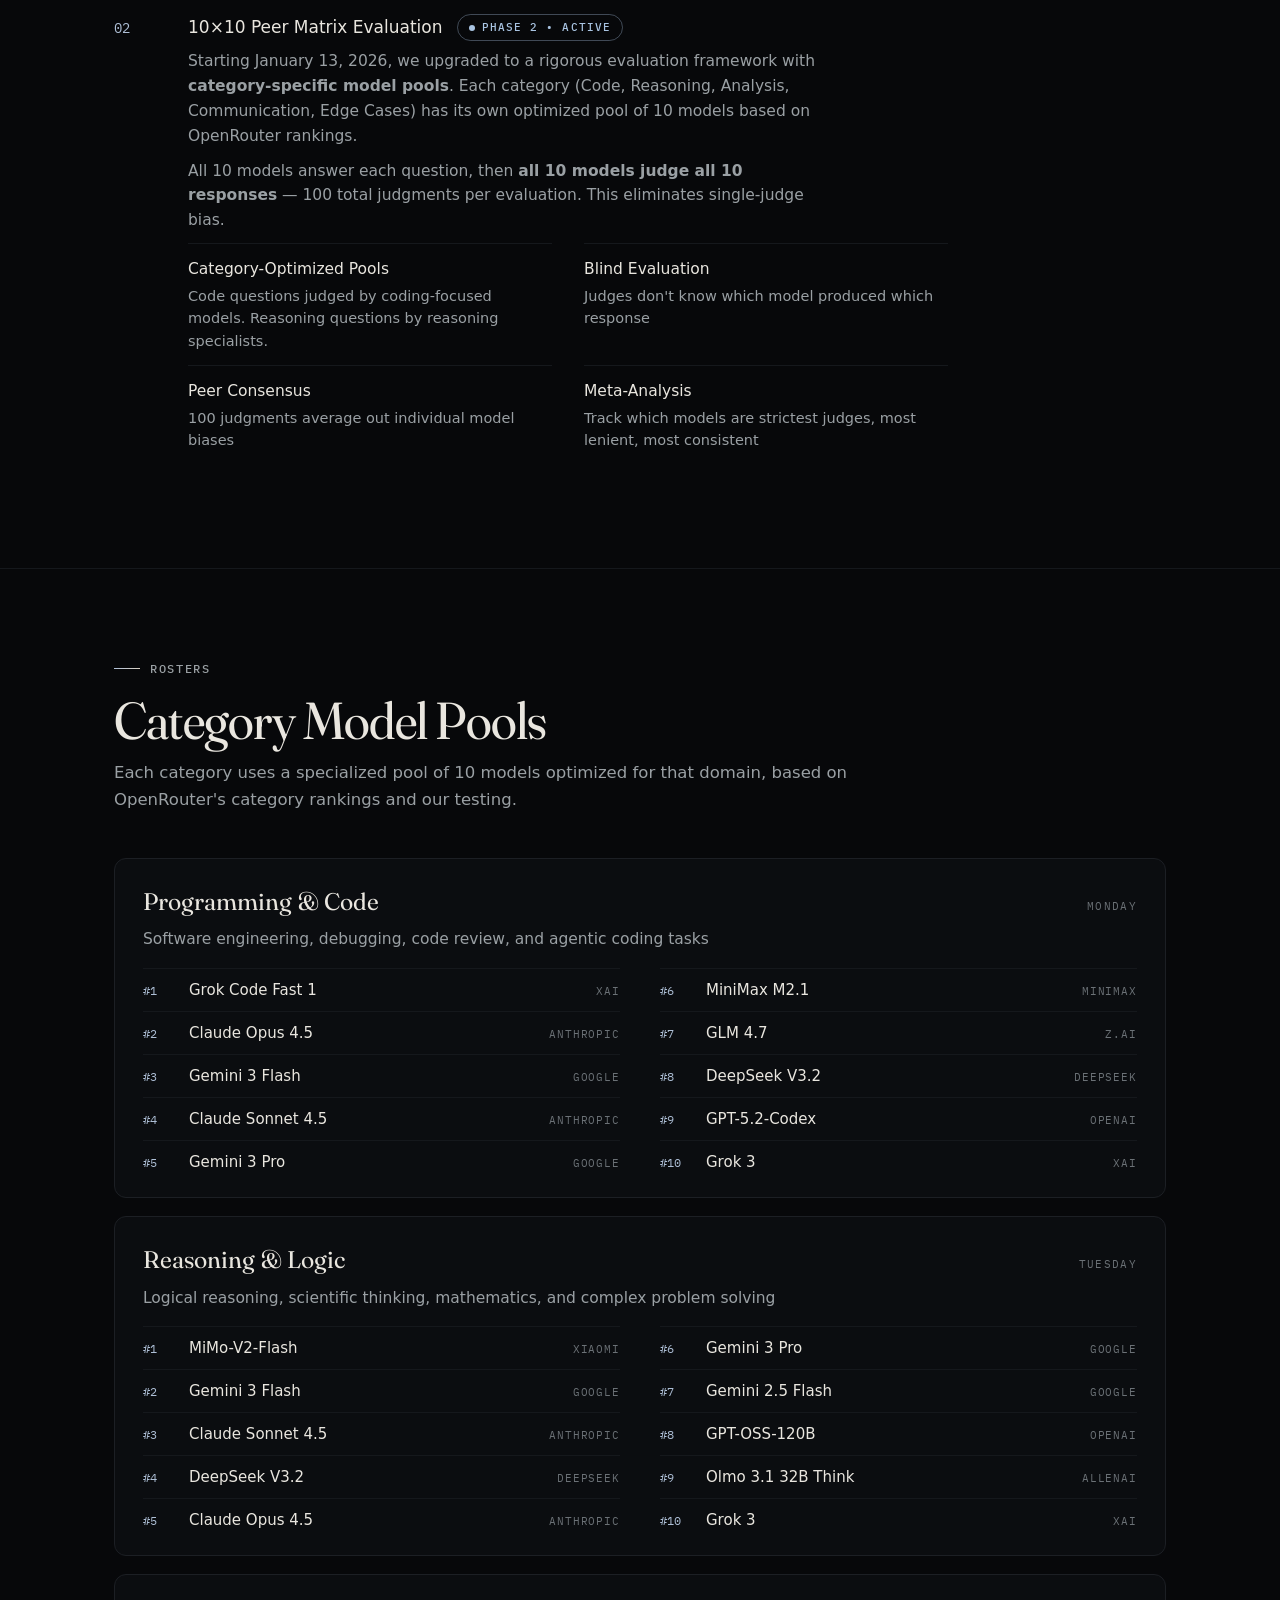
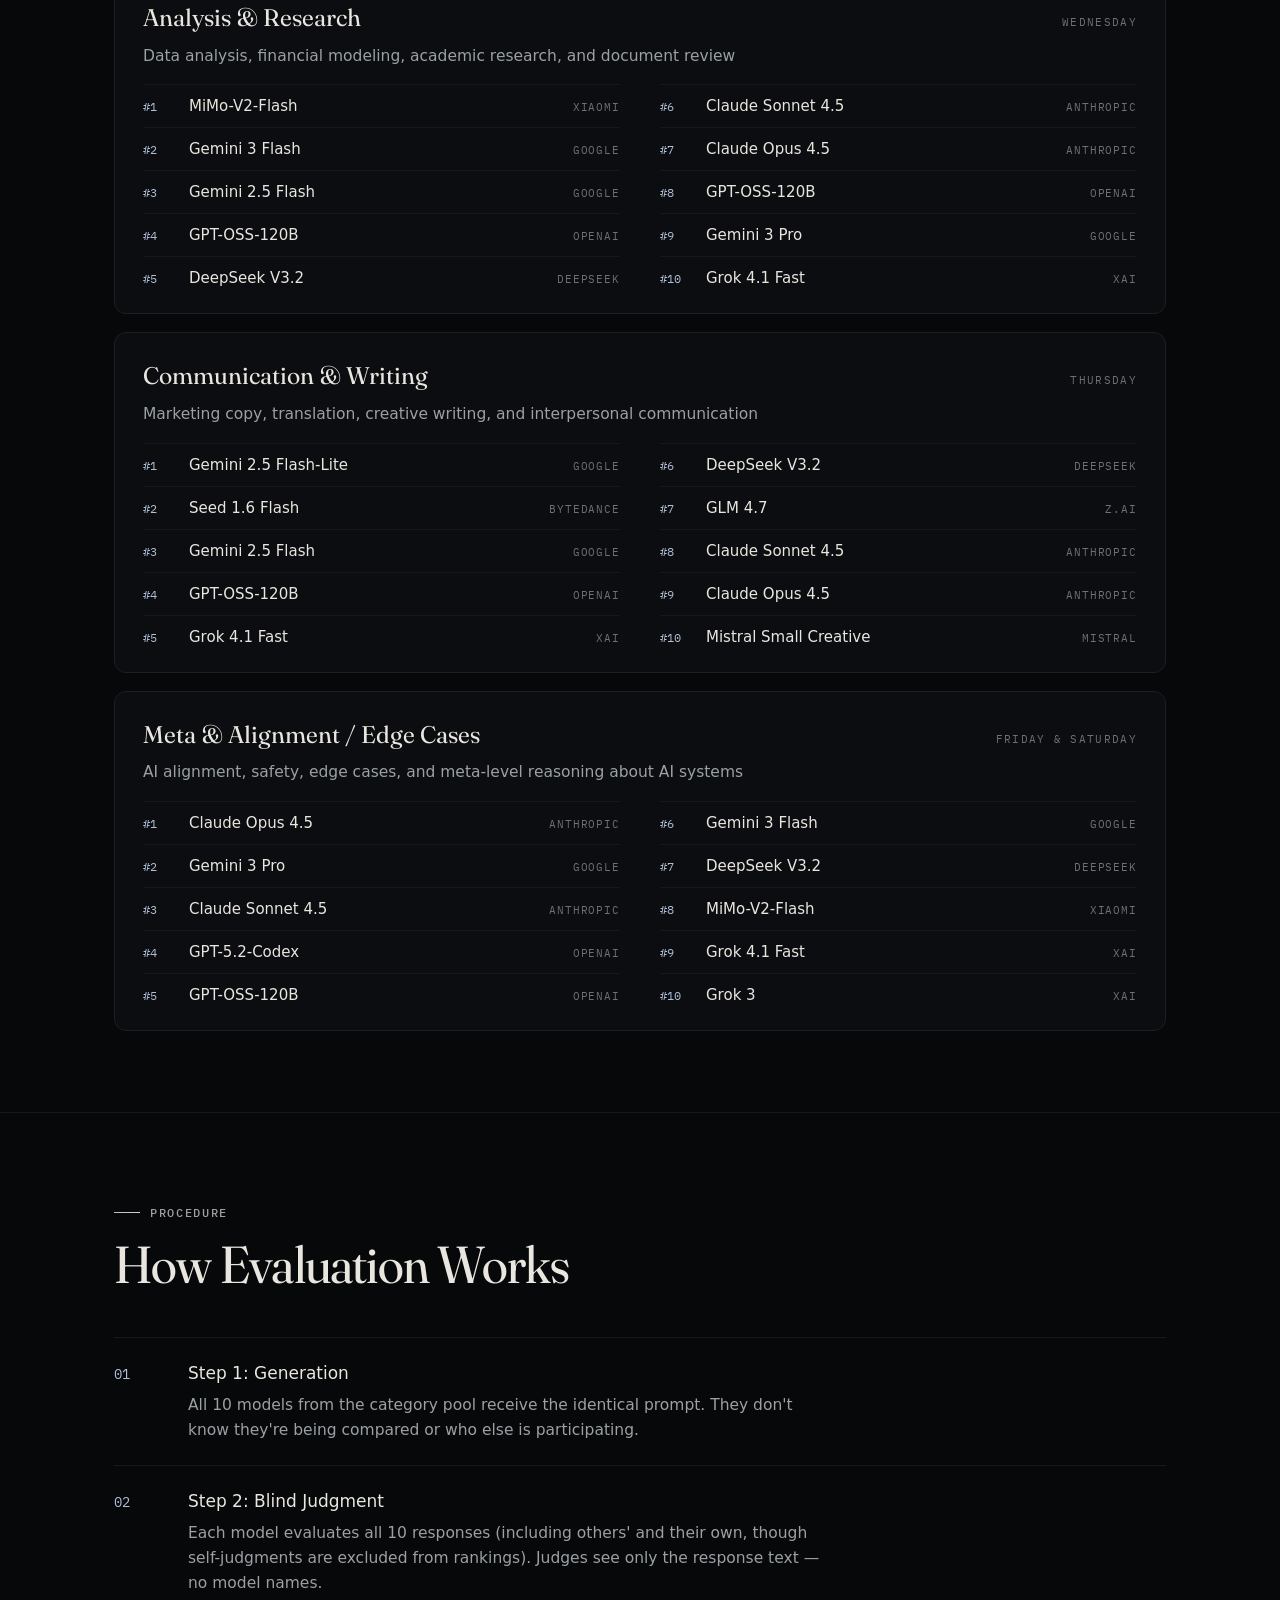
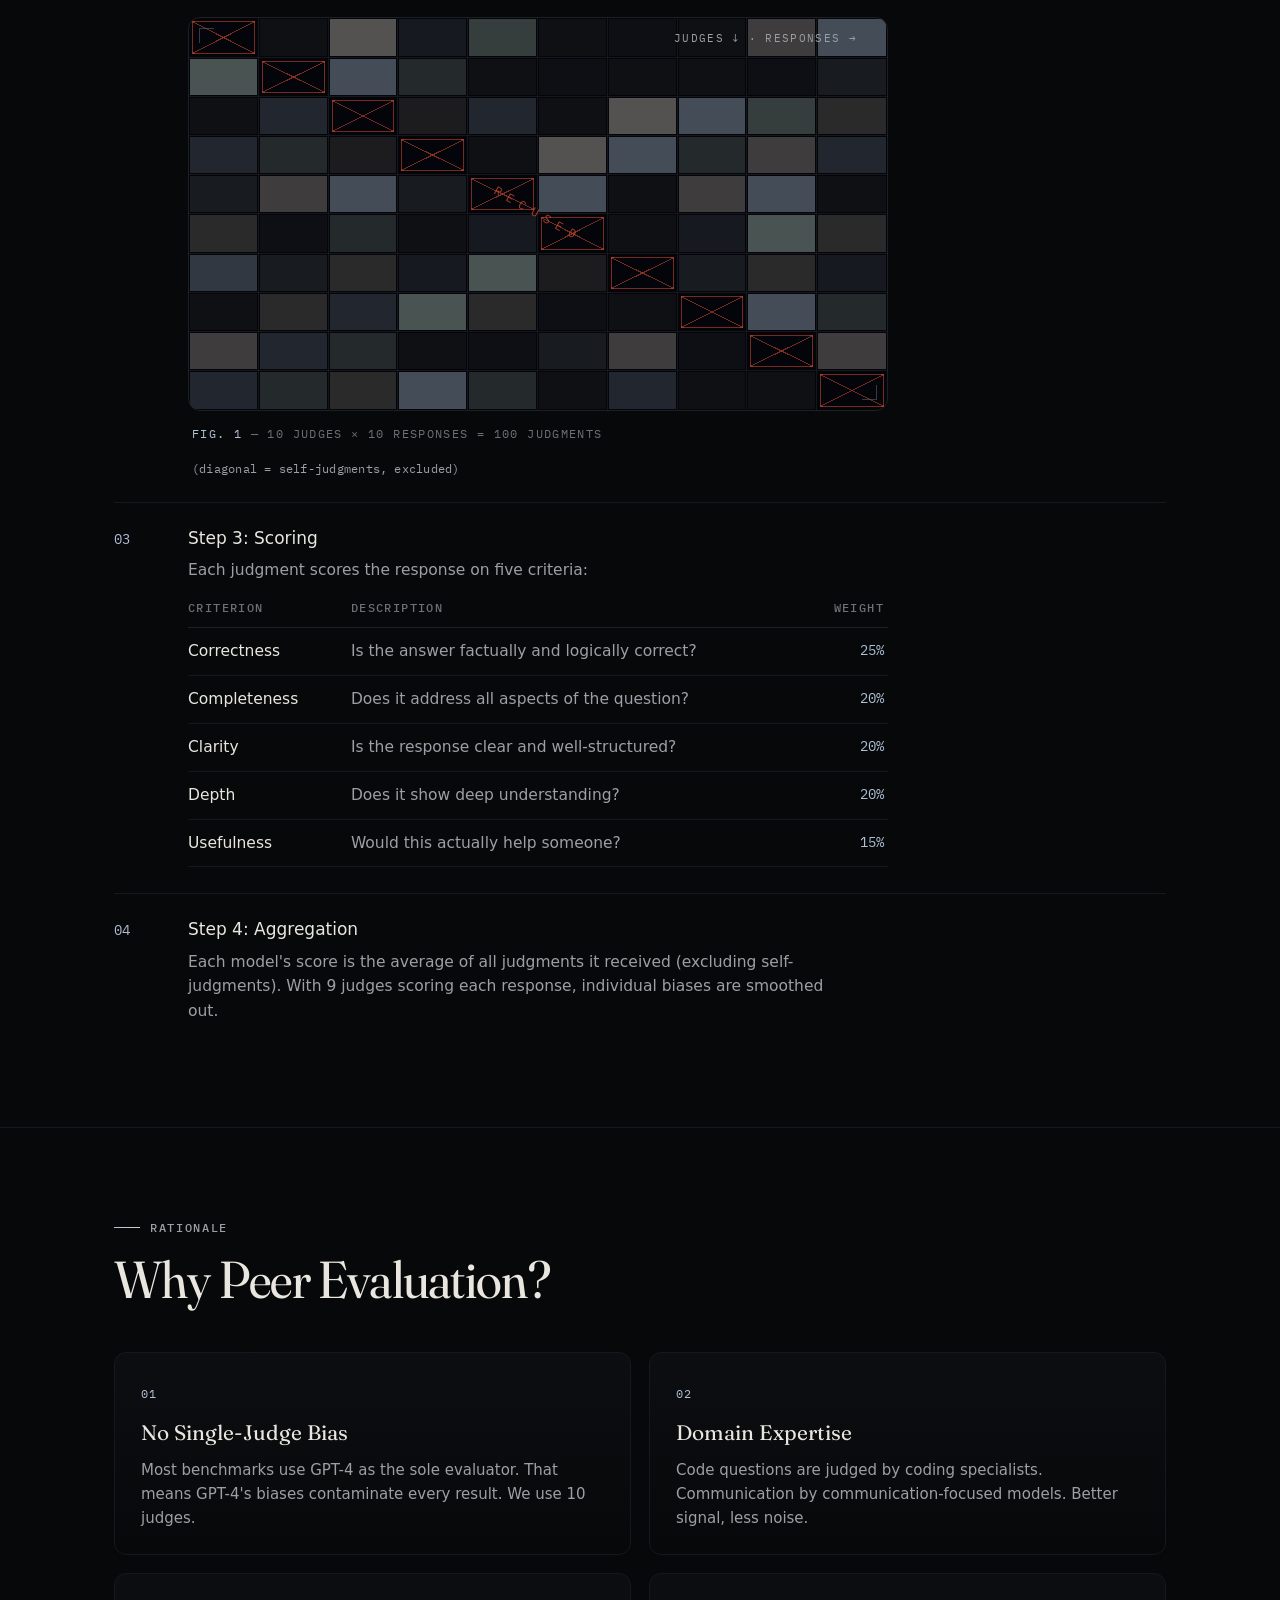
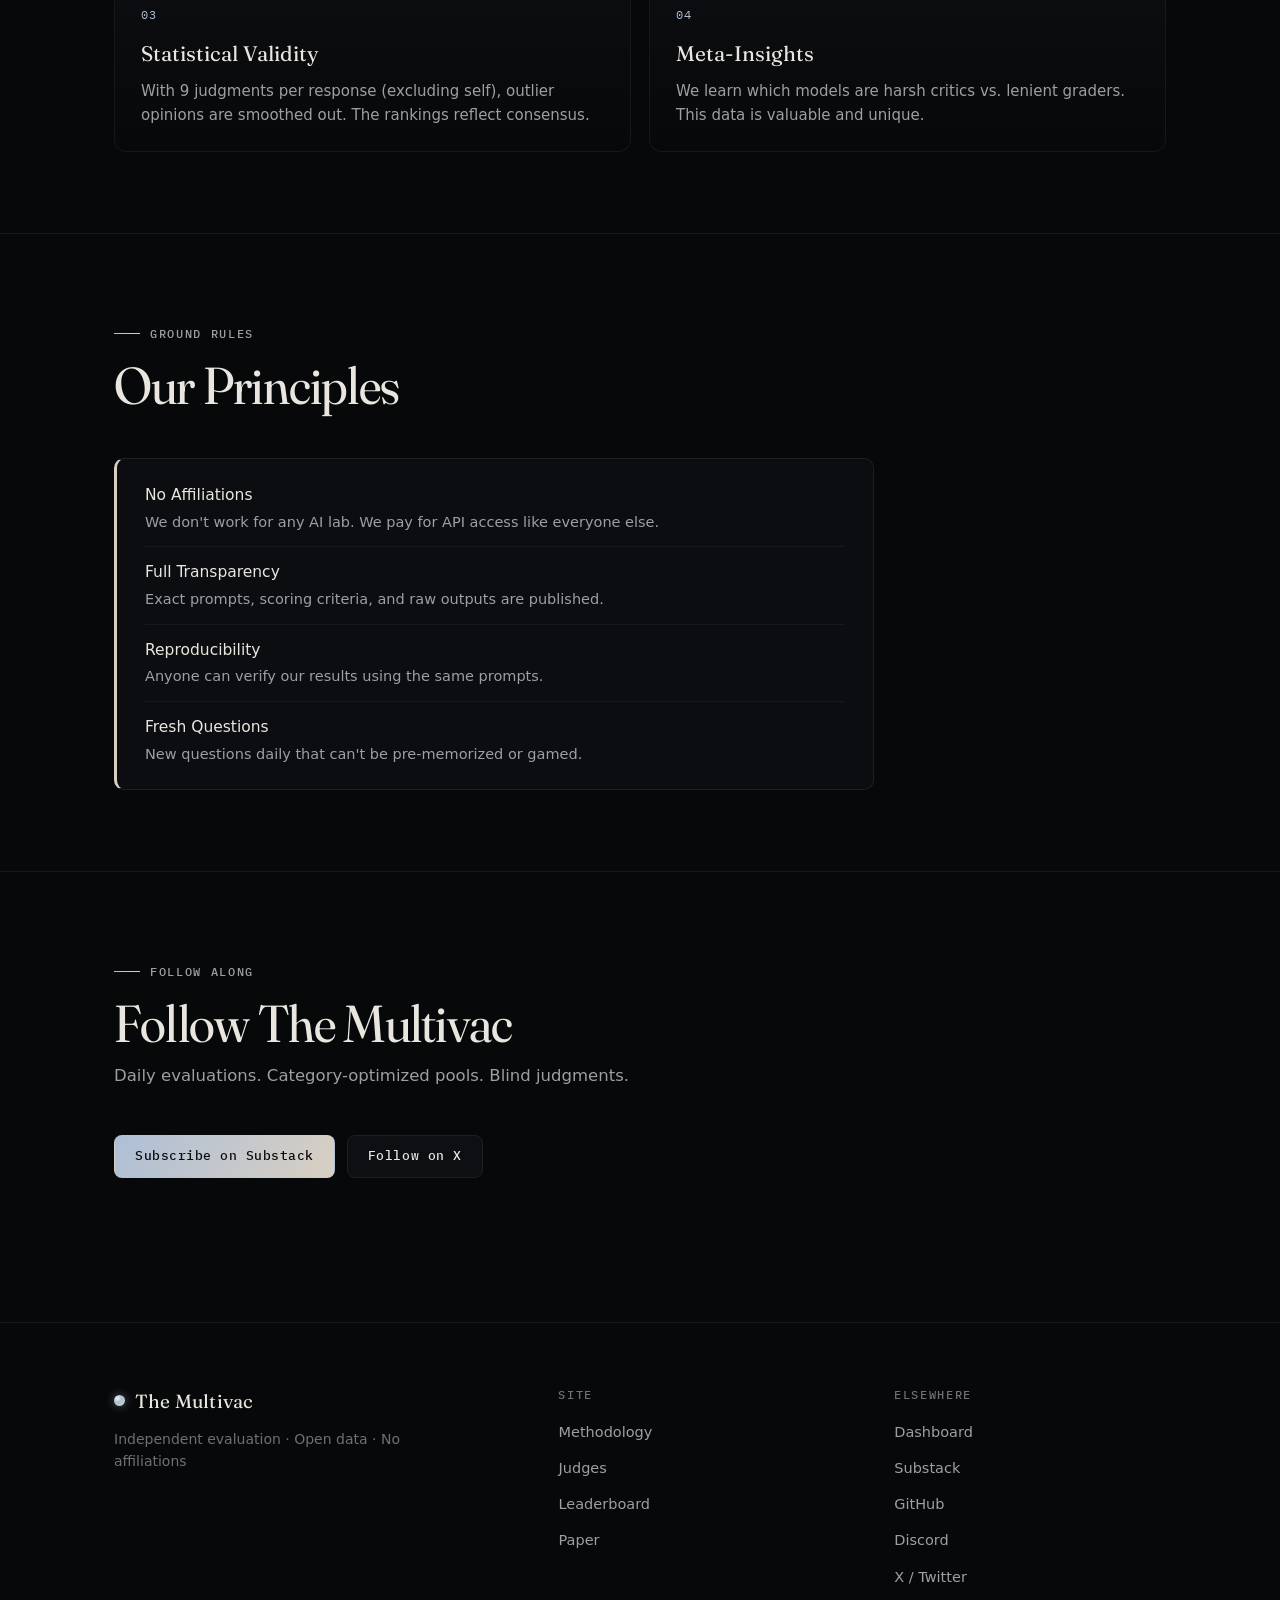
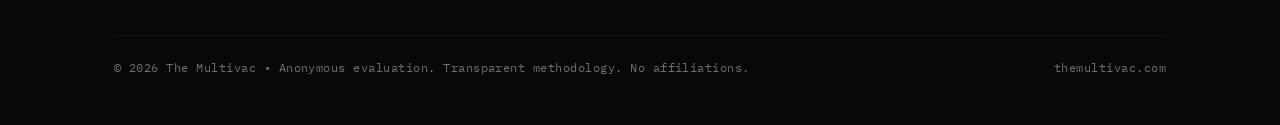
<file: about.html>
<!doctype html>
<html lang="en">
  <head>
    <meta charset="UTF-8" />
    <meta name="viewport" content="width=device-width, initial-scale=1" />
    <meta name="description" content="How The Multivac evaluates AI models: Phase 1 foundation questions and Phase 2 10×10 peer matrix evaluation with category-specific model pools." />
    <meta name="theme-color" content="#07080a" />
    <meta name="color-scheme" content="dark" />

    <link rel="canonical" href="https://themultivac.com/about.html" />
    <link rel="icon" type="image/svg+xml" href="/assets/favicon.svg" />

    <link rel="preconnect" href="https://fonts.googleapis.com" />
    <link rel="preconnect" href="https://fonts.gstatic.com" crossorigin />
    <link
      rel="stylesheet"
      href="https://fonts.googleapis.com/css2?family=Fraunces:opsz,wght,SOFT,WONK@9..144,300..600,0..100,0..1&family=IBM+Plex+Mono:ital,wght@0,400;0,500;1,400&display=swap"
    />
    <link rel="stylesheet" href="/assets/css/deeppearl.css" />

    <meta property="og:site_name" content="The Multivac" />
    <meta property="og:type" content="website" />
    <meta property="og:title" content="About &amp; Methodology | The Multivac" />
    <meta property="og:description" content="How The Multivac evaluates AI models: Phase 1 foundation questions and Phase 2 10×10 peer matrix evaluation with category-specific model pools." />
    <meta property="og:url" content="https://themultivac.com/about.html" />
    <meta property="og:image" content="https://themultivac.com/assets/og.png" />
    <meta property="og:image:width" content="1200" />
    <meta property="og:image:height" content="630" />
    <meta property="og:image:alt" content="The Multivac — Who Actually Wins?" />

    <meta name="twitter:card" content="summary_large_image" />
    <meta name="twitter:title" content="About &amp; Methodology | The Multivac" />
    <meta name="twitter:description" content="How The Multivac evaluates AI models: Phase 1 foundation questions and Phase 2 10×10 peer matrix evaluation with category-specific model pools." />
    <meta name="twitter:image" content="https://themultivac.com/assets/og.png" />
    <meta name="twitter:image:alt" content="The Multivac — Who Actually Wins?" />

    <title>About &amp; Methodology | The Multivac</title>

    <style>
      /* ---------------------------------------------------------------
         about.html — page-scoped additions. Deep Pearl tokens and voice:
         1px hairlines, radii 12/10/8/6/4, no shadows, mono apparatus for
         labels and numerals.
         --------------------------------------------------------------- */

      /* ---------- The Evolution — numbered phases with status lamps ---------- */
      .phase-head {
        display: flex;
        align-items: center;
        gap: 14px;
        flex-wrap: wrap;
        margin-bottom: 8px;
      }

      .phase-head h3 {
        margin: 0;
      }

      /* a step with more than one paragraph keeps its paragraph rhythm
         (the shared .steps p rule zeroes margins for single-paragraph steps) */
      .steps p + p {
        margin-top: 10px;
      }

      /* a step's content column (the 1fr track beside the numeral) may shrink
         below its widest child, so a wide figure or table scrolls or reflows
         inside the column instead of pushing the step past the page edge;
         a word too long for the column breaks rather than overflows */
      .steps li > div {
        min-width: 0;
        overflow-wrap: break-word;
      }

      /* ---------- key/value lists — feature rows and principles ---------- */
      .kv-list {
        list-style: none;
        margin: 0;
        padding: 0;
      }

      .kv-list li {
        padding: 13px 0;
        border-top: 1px solid var(--border-soft);
      }

      .kv-list li strong {
        display: block;
        color: var(--text);
        font-weight: 500;
        font-size: 15.5px;
        margin-bottom: 3px;
      }

      .kv-list li span {
        display: block;
        color: var(--muted);
        font-size: 14.5px;
        line-height: 1.55;
      }

      .kv-list.cols-2 {
        display: grid;
        grid-template-columns: repeat(2, minmax(0, 1fr));
        column-gap: 32px;
        max-width: 760px;
        margin-top: 10px;
      }

      /* a key/value list nested in a step is not itself a step:
         no numeral, no 56px gutter, no counter increment */
      .steps .kv-list li {
        display: block;
        counter-increment: none;
        padding: 13px 0;
      }

      .steps .kv-list li::before {
        content: none;
      }

      .callout .kv-list li:first-child {
        border-top: 0;
        padding-top: 0;
      }

      .callout .kv-list li:last-child {
        padding-bottom: 0;
      }

      /* a callout that opens a section sits directly under its header */
      .section-header + .callout {
        margin-top: 0;
      }

      /* ---------- Category Model Pools — one plate per category ---------- */
      .pools {
        display: grid;
        gap: 18px;
      }

      .pool {
        padding: 24px 28px 14px;
        border: 1px solid var(--border);
        border-radius: 12px;
        background: var(--bg-card);
      }

      .pool-head {
        display: flex;
        align-items: baseline;
        justify-content: space-between;
        gap: 16px;
        flex-wrap: wrap;
      }

      .pool h3 {
        font-family: var(--font-display);
        font-weight: 400;
        font-variation-settings: "opsz" 60;
        font-size: 24px;
        margin: 0;
      }

      .pool-day {
        font-family: var(--font-mono);
        font-size: 11px;
        letter-spacing: 0.12em;
        text-transform: uppercase;
        color: var(--faint);
        white-space: nowrap;
      }

      .pool-desc {
        color: var(--muted);
        margin: 6px 0 16px;
        font-size: 15.5px;
        max-width: 700px;
      }

      /* ranks 1-5 down the left column, 6-10 down the right */
      .roster {
        list-style: none;
        margin: 0;
        padding: 0;
        display: grid;
        grid-template-columns: repeat(2, minmax(0, 1fr));
        grid-template-rows: repeat(5, auto);
        grid-auto-flow: column;
        column-gap: 40px;
      }

      .roster li {
        display: grid;
        grid-template-columns: 34px 1fr auto;
        gap: 12px;
        align-items: baseline;
        padding: 9px 0;
        border-top: 1px solid var(--border-soft);
        font-size: 15px;
      }

      .roster .rank {
        font-family: var(--font-mono);
        font-size: 12px;
        color: var(--pearl-a);
        font-variant-numeric: tabular-nums;
      }

      .roster .model {
        color: var(--text);
      }

      .roster .provider {
        font-family: var(--font-mono);
        font-size: 11px;
        letter-spacing: 0.08em;
        text-transform: uppercase;
        color: var(--faint);
        white-space: nowrap;
      }

      /* ---------- FIG. 1 — the 10×10 judgment matrix (HTML cells on a plate) ---------- */
      .jm {
        max-width: 700px;
        margin: 22px 0 2px;
      }

      .jm-plate {
        aspect-ratio: 16 / 9;
      }

      .jm-grid {
        position: absolute;
        inset: 0;
        display: grid;
        grid-template-columns: repeat(10, 1fr);
        grid-template-rows: repeat(10, 1fr);
      }

      .jm-cell {
        position: relative;
        border-right: 1px solid rgba(233, 230, 223, 0.08);
        border-bottom: 1px solid rgba(233, 230, 223, 0.08);
      }

      .jm-cell:nth-child(10n) {
        border-right: 0;
      }

      .jm-cell:nth-child(n + 91) {
        border-bottom: 0;
      }

      /* verdict density — pearl tints at five levels */
      .jm-cell::after {
        content: "";
        position: absolute;
        inset: 1px;
        background: rgba(var(--c, 174, 191, 214), var(--a, 0));
      }

      .jm-cell.pa { --c: 174, 191, 214; }
      .jm-cell.pb { --c: 216, 207, 194; }
      .jm-cell.pc { --c: 185, 210, 201; }
      .jm-cell.l1 { --a: 0.05; }
      .jm-cell.l2 { --a: 0.11; }
      .jm-cell.l3 { --a: 0.18; }
      .jm-cell.l4 { --a: 0.27; }
      .jm-cell.l5 { --a: 0.38; }

      /* the diagonal — a judge's own answer is struck in press red */
      .jm-cell.self::after {
        inset: 3px;
        border: 1px solid rgba(194, 69, 47, 0.6);
        background:
          linear-gradient(
            to top right,
            transparent calc(50% - 0.5px),
            rgba(194, 69, 47, 0.6) calc(50% - 0.5px),
            rgba(194, 69, 47, 0.6) calc(50% + 0.5px),
            transparent calc(50% + 0.5px)
          ),
          linear-gradient(
            to top left,
            transparent calc(50% - 0.5px),
            rgba(194, 69, 47, 0.6) calc(50% - 0.5px),
            rgba(194, 69, 47, 0.6) calc(50% + 0.5px),
            transparent calc(50% + 0.5px)
          );
      }

      /* ---------- Step 3 — the scoring rubric, a hairline table ---------- */
      .scoring {
        width: 100%;
        max-width: 700px;
        border-collapse: collapse;
        margin: 16px 0 4px;
        font-size: 15.5px;
      }

      .scoring thead th {
        font-family: var(--font-mono);
        font-size: 11.5px;
        font-weight: 500;
        letter-spacing: 0.12em;
        text-transform: uppercase;
        color: var(--faint);
        text-align: left;
        padding: 0 16px 10px 0;
        border-bottom: 1px solid var(--border);
      }

      .scoring tbody th,
      .scoring tbody td {
        padding: 11px 16px 11px 0;
        border-bottom: 1px solid var(--border-soft);
        vertical-align: top;
        text-align: left;
      }

      .scoring tbody th {
        color: var(--text);
        font-weight: 500;
        white-space: nowrap;
      }

      .scoring tbody td {
        color: var(--muted);
      }

      .scoring th:last-child,
      .scoring td:last-child {
        text-align: right;
        padding-right: 4px;
      }

      .scoring tbody td:last-child {
        font-family: var(--font-mono);
        font-variant-numeric: tabular-nums;
        font-size: 14px;
        color: var(--pearl-a);
        white-space: nowrap;
      }

      /* a safety net: a rubric wider than its step column scrolls inside its own
         box rather than the page (on phones it is set as records, below) */
      .scoring-wrap {
        max-width: 700px;
        overflow-x: auto;
      }

      /* ---------- Why Peer Evaluation? — four principle cards, 2×2 ---------- */
      .principles.principles-2 {
        grid-template-columns: repeat(2, minmax(0, 1fr));
      }

      /* ---------- Follow — the closing call ---------- */
      .section-header + .hero-links {
        margin-top: 0;
      }

      @media (max-width: 880px) {
        .principles.principles-2,
        .kv-list.cols-2 {
          grid-template-columns: 1fr;
        }
      }

      @media (max-width: 720px) {
        .roster {
          grid-template-columns: 1fr;
          grid-template-rows: none;
          grid-auto-flow: row;
        }

        .jm-plate {
          aspect-ratio: 1 / 1;
        }

        .pool {
          padding: 20px 20px 10px;
        }

        .scoring {
          font-size: 14px;
        }

        .scoring thead th {
          font-size: 10.5px;
          padding-right: 10px;
        }

        .scoring tbody th,
        .scoring tbody td {
          padding-right: 10px;
        }
      }

      /* phones: three columns leave a description two or three words a line,
         and below 380px the rubric no longer fits the step column at all. Each
         criterion is set as a record instead: criterion and weight on its first
         line, the description under them, beneath a header row that mirrors
         it. (The table's explicit roles keep it a table to screen readers once
         its rows are laid out as grids.) */
      @media (max-width: 560px) {
        .scoring,
        .scoring thead,
        .scoring tbody {
          display: block;
        }

        .scoring tr {
          display: grid;
          grid-template-columns: minmax(0, 1fr) auto;
          column-gap: 16px;
          row-gap: 4px;
          padding: 11px 0;
          border-bottom: 1px solid var(--border-soft);
        }

        .scoring thead tr {
          padding: 0 0 10px;
          border-bottom-color: var(--border);
        }

        .scoring thead th,
        .scoring tbody th,
        .scoring tbody td {
          display: block;
          padding: 0;
          border-bottom: 0;
        }

        .scoring tr > :nth-child(2) {
          grid-area: 2 / 1 / auto / -1;
        }

        .scoring tr > :last-child {
          grid-area: 1 / 2;
        }
      }
    </style>
  </head>
  <body>
    <a class="skip-link" href="#main">Skip to content</a>
    <header class="site-header">
      <div class="wrap">
        <a href="/" class="wordmark" aria-label="The Multivac home">
          <span class="pearl" aria-hidden="true"></span>
          <span>The Multivac</span>
        </a>
        <nav class="site-nav" aria-label="Primary">
          <a href="/about.html" aria-current="page">Methodology</a>
          <a href="/judges/">Judges</a>
          <a href="/leaderboard/">Leaderboard</a>
          <a href="/papers/blind-peer-matrix.pdf">Paper</a>
          <a href="https://app.themultivac.com/" rel="noopener">Ask Multivac &rarr;</a>
        </nav>
      </div>
    </header>
    <main id="main" tabindex="-1">
      <span class="ghost-num" aria-hidden="true">01</span>

      <section class="page-hero">
        <div class="wrap">
          <a class="back" href="/">
            <span aria-hidden="true">&larr;</span>
            <span>The Multivac</span>
          </a>
          <div class="meta-row">
            <p class="eyebrow"><span class="bar" aria-hidden="true"></span>Methodology</p>
            <span class="tag tag-active">Phase 2 &bull; Active</span>
          </div>
          <h1>About &amp; Methodology</h1>
          <p class="lede">
            How The Multivac evaluates frontier AI models through blind, rigorous, daily testing — using category-specific model pools and peer matrix evaluation.
          </p>
        </div>
      </section>

      <section class="section" id="name">
        <div class="wrap" data-accrete>
          <header class="section-header">
            <p class="eyebrow"><span class="bar" aria-hidden="true"></span>The Name</p>
            <h2>Why "The Multivac"?</h2>
          </header>
          <div class="prose">
            <p>
              In Isaac Asimov's 1956 short story <em>"The Last Question,"</em> Multivac is a supercomputer that humanity consults across millions of years, asking increasingly profound questions about the universe.
            </p>
            <p>
              We're doing something similar — asking frontier AI models the questions that matter, and watching how they answer. Unlike Asimov's Multivac, we don't expect a single oracle. We test them all, compare them blindly, and let the data speak.
            </p>
          </div>
          <figure class="callout quote">
            <blockquote>
              <p>"The last question was asked for the first time, half in jest... 'How can the net amount of entropy of the universe be massively decreased?'"</p>
            </blockquote>
            <figcaption class="cite">— Isaac Asimov, "The Last Question" (1956)</figcaption>
          </figure>
        </div>
      </section>

      <section class="section" id="evolution">
        <div class="wrap">
          <header class="section-header" data-accrete>
            <p class="eyebrow"><span class="bar" aria-hidden="true"></span>Timeline</p>
            <h2>The Evolution</h2>
          </header>
          <ol class="steps" data-accrete>
            <li>
              <div>
                <div class="phase-head">
                  <h3>Foundation Questions</h3>
                  <span class="tag">Phase 1 &bull; Complete</span>
                </div>
                <p>
                  Phase 1 ran from December 23, 2025 to January 12, 2026 — <strong>21 daily questions</strong> exploring AI capabilities across diverse domains: physics, philosophy, AI research, economics, and more.
                </p>
                <p>
                  Each question was posed to multiple frontier models. Their raw responses were published in full, allowing readers to compare and judge for themselves.
                </p>
              </div>
            </li>
            <li>
              <div>
                <div class="phase-head">
                  <h3>10×10 Peer Matrix Evaluation</h3>
                  <span class="tag tag-active">Phase 2 &bull; Active</span>
                </div>
                <p>
                  Starting January 13, 2026, we upgraded to a rigorous evaluation framework with <strong>category-specific model pools</strong>. Each category (Code, Reasoning, Analysis, Communication, Edge Cases) has its own optimized pool of 10 models based on OpenRouter rankings.
                </p>
                <p>
                  All 10 models answer each question, then <strong>all 10 models judge all 10 responses</strong> — 100 total judgments per evaluation. This eliminates single-judge bias.
                </p>
                <ul class="kv-list cols-2">
                  <li>
                    <strong>Category-Optimized Pools</strong>
                    <span>Code questions judged by coding-focused models. Reasoning questions by reasoning specialists.</span>
                  </li>
                  <li>
                    <strong>Blind Evaluation</strong>
                    <span>Judges don't know which model produced which response</span>
                  </li>
                  <li>
                    <strong>Peer Consensus</strong>
                    <span>100 judgments average out individual model biases</span>
                  </li>
                  <li>
                    <strong>Meta-Analysis</strong>
                    <span>Track which models are strictest judges, most lenient, most consistent</span>
                  </li>
                </ul>
              </div>
            </li>
          </ol>
        </div>
      </section>

      <section class="section" id="pools">
        <div class="wrap">
          <header class="section-header" data-accrete>
            <p class="eyebrow"><span class="bar" aria-hidden="true"></span>Rosters</p>
            <h2>Category Model Pools</h2>
            <p class="kicker">
              Each category uses a specialized pool of 10 models optimized for that domain, based on OpenRouter's category rankings and our testing.
            </p>
          </header>
          <div class="pools">
          <article class="pool" id="pool-code" data-accrete>
            <div class="pool-head">
              <h3>Programming &amp; Code</h3>
              <span class="pool-day">Monday</span>
            </div>
            <p class="pool-desc">Software engineering, debugging, code review, and agentic coding tasks</p>
            <ol class="roster" aria-label="Programming &amp; Code — model pool">
              <li><span class="rank">#1</span><span class="model">Grok Code Fast 1</span><span class="provider">xAI</span></li>
              <li><span class="rank">#2</span><span class="model">Claude Opus 4.5</span><span class="provider">Anthropic</span></li>
              <li><span class="rank">#3</span><span class="model">Gemini 3 Flash</span><span class="provider">Google</span></li>
              <li><span class="rank">#4</span><span class="model">Claude Sonnet 4.5</span><span class="provider">Anthropic</span></li>
              <li><span class="rank">#5</span><span class="model">Gemini 3 Pro</span><span class="provider">Google</span></li>
              <li><span class="rank">#6</span><span class="model">MiniMax M2.1</span><span class="provider">MiniMax</span></li>
              <li><span class="rank">#7</span><span class="model">GLM 4.7</span><span class="provider">Z.AI</span></li>
              <li><span class="rank">#8</span><span class="model">DeepSeek V3.2</span><span class="provider">DeepSeek</span></li>
              <li><span class="rank">#9</span><span class="model">GPT-5.2-Codex</span><span class="provider">OpenAI</span></li>
              <li><span class="rank">#10</span><span class="model">Grok 3</span><span class="provider">xAI</span></li>
            </ol>
          </article>
          <article class="pool" id="pool-reasoning" data-accrete>
            <div class="pool-head">
              <h3>Reasoning &amp; Logic</h3>
              <span class="pool-day">Tuesday</span>
            </div>
            <p class="pool-desc">Logical reasoning, scientific thinking, mathematics, and complex problem solving</p>
            <ol class="roster" aria-label="Reasoning &amp; Logic — model pool">
              <li><span class="rank">#1</span><span class="model">MiMo-V2-Flash</span><span class="provider">Xiaomi</span></li>
              <li><span class="rank">#2</span><span class="model">Gemini 3 Flash</span><span class="provider">Google</span></li>
              <li><span class="rank">#3</span><span class="model">Claude Sonnet 4.5</span><span class="provider">Anthropic</span></li>
              <li><span class="rank">#4</span><span class="model">DeepSeek V3.2</span><span class="provider">DeepSeek</span></li>
              <li><span class="rank">#5</span><span class="model">Claude Opus 4.5</span><span class="provider">Anthropic</span></li>
              <li><span class="rank">#6</span><span class="model">Gemini 3 Pro</span><span class="provider">Google</span></li>
              <li><span class="rank">#7</span><span class="model">Gemini 2.5 Flash</span><span class="provider">Google</span></li>
              <li><span class="rank">#8</span><span class="model">GPT-OSS-120B</span><span class="provider">OpenAI</span></li>
              <li><span class="rank">#9</span><span class="model">Olmo 3.1 32B Think</span><span class="provider">AllenAI</span></li>
              <li><span class="rank">#10</span><span class="model">Grok 3</span><span class="provider">xAI</span></li>
            </ol>
          </article>
          <article class="pool" id="pool-analysis" data-accrete>
            <div class="pool-head">
              <h3>Analysis &amp; Research</h3>
              <span class="pool-day">Wednesday</span>
            </div>
            <p class="pool-desc">Data analysis, financial modeling, academic research, and document review</p>
            <ol class="roster" aria-label="Analysis &amp; Research — model pool">
              <li><span class="rank">#1</span><span class="model">MiMo-V2-Flash</span><span class="provider">Xiaomi</span></li>
              <li><span class="rank">#2</span><span class="model">Gemini 3 Flash</span><span class="provider">Google</span></li>
              <li><span class="rank">#3</span><span class="model">Gemini 2.5 Flash</span><span class="provider">Google</span></li>
              <li><span class="rank">#4</span><span class="model">GPT-OSS-120B</span><span class="provider">OpenAI</span></li>
              <li><span class="rank">#5</span><span class="model">DeepSeek V3.2</span><span class="provider">DeepSeek</span></li>
              <li><span class="rank">#6</span><span class="model">Claude Sonnet 4.5</span><span class="provider">Anthropic</span></li>
              <li><span class="rank">#7</span><span class="model">Claude Opus 4.5</span><span class="provider">Anthropic</span></li>
              <li><span class="rank">#8</span><span class="model">GPT-OSS-120B</span><span class="provider">OpenAI</span></li>
              <li><span class="rank">#9</span><span class="model">Gemini 3 Pro</span><span class="provider">Google</span></li>
              <li><span class="rank">#10</span><span class="model">Grok 4.1 Fast</span><span class="provider">xAI</span></li>
            </ol>
          </article>
          <article class="pool" id="pool-communication" data-accrete>
            <div class="pool-head">
              <h3>Communication &amp; Writing</h3>
              <span class="pool-day">Thursday</span>
            </div>
            <p class="pool-desc">Marketing copy, translation, creative writing, and interpersonal communication</p>
            <ol class="roster" aria-label="Communication &amp; Writing — model pool">
              <li><span class="rank">#1</span><span class="model">Gemini 2.5 Flash-Lite</span><span class="provider">Google</span></li>
              <li><span class="rank">#2</span><span class="model">Seed 1.6 Flash</span><span class="provider">ByteDance</span></li>
              <li><span class="rank">#3</span><span class="model">Gemini 2.5 Flash</span><span class="provider">Google</span></li>
              <li><span class="rank">#4</span><span class="model">GPT-OSS-120B</span><span class="provider">OpenAI</span></li>
              <li><span class="rank">#5</span><span class="model">Grok 4.1 Fast</span><span class="provider">xAI</span></li>
              <li><span class="rank">#6</span><span class="model">DeepSeek V3.2</span><span class="provider">DeepSeek</span></li>
              <li><span class="rank">#7</span><span class="model">GLM 4.7</span><span class="provider">Z.AI</span></li>
              <li><span class="rank">#8</span><span class="model">Claude Sonnet 4.5</span><span class="provider">Anthropic</span></li>
              <li><span class="rank">#9</span><span class="model">Claude Opus 4.5</span><span class="provider">Anthropic</span></li>
              <li><span class="rank">#10</span><span class="model">Mistral Small Creative</span><span class="provider">Mistral</span></li>
            </ol>
          </article>
          <article class="pool" id="pool-meta" data-accrete>
            <div class="pool-head">
              <h3>Meta &amp; Alignment / Edge Cases</h3>
              <span class="pool-day">Friday &amp; Saturday</span>
            </div>
            <p class="pool-desc">AI alignment, safety, edge cases, and meta-level reasoning about AI systems</p>
            <ol class="roster" aria-label="Meta &amp; Alignment / Edge Cases — model pool">
              <li><span class="rank">#1</span><span class="model">Claude Opus 4.5</span><span class="provider">Anthropic</span></li>
              <li><span class="rank">#2</span><span class="model">Gemini 3 Pro</span><span class="provider">Google</span></li>
              <li><span class="rank">#3</span><span class="model">Claude Sonnet 4.5</span><span class="provider">Anthropic</span></li>
              <li><span class="rank">#4</span><span class="model">GPT-5.2-Codex</span><span class="provider">OpenAI</span></li>
              <li><span class="rank">#5</span><span class="model">GPT-OSS-120B</span><span class="provider">OpenAI</span></li>
              <li><span class="rank">#6</span><span class="model">Gemini 3 Flash</span><span class="provider">Google</span></li>
              <li><span class="rank">#7</span><span class="model">DeepSeek V3.2</span><span class="provider">DeepSeek</span></li>
              <li><span class="rank">#8</span><span class="model">MiMo-V2-Flash</span><span class="provider">Xiaomi</span></li>
              <li><span class="rank">#9</span><span class="model">Grok 4.1 Fast</span><span class="provider">xAI</span></li>
              <li><span class="rank">#10</span><span class="model">Grok 3</span><span class="provider">xAI</span></li>
            </ol>
          </article>
          </div>
        </div>
      </section>

      <section class="section" id="how-it-works">
        <div class="wrap">
          <header class="section-header" data-accrete>
            <p class="eyebrow"><span class="bar" aria-hidden="true"></span>Procedure</p>
            <h2>How Evaluation Works</h2>
          </header>
          <ol class="steps" data-accrete>
            <li>
              <div>
                <h3>Step 1: Generation</h3>
                <p>
                  All 10 models from the category pool receive the identical prompt. They don't know they're being compared or who else is participating.
                </p>
              </div>
            </li>
            <li>
              <div>
                <h3>Step 2: Blind Judgment</h3>
                <p>
                  Each model evaluates all 10 responses (including others' and their own, though self-judgments are excluded from rankings). Judges see only the response text — no model names.
                </p>
                <figure class="figure jm">
                  <div class="plate jm-plate">
                    <div class="jm-grid" aria-hidden="true">
                      <span class="jm-cell self"></span><span class="jm-cell pc l1"></span><span class="jm-cell pb l5"></span><span class="jm-cell pa l2"></span><span class="jm-cell pc l4"></span><span class="jm-cell pb l1"></span><span class="jm-cell pa l1"></span><span class="jm-cell pc l1"></span><span class="jm-cell pb l4"></span><span class="jm-cell pa l5"></span>
                      <span class="jm-cell pc l5"></span><span class="jm-cell self"></span><span class="jm-cell pa l5"></span><span class="jm-cell pc l3"></span><span class="jm-cell pb l1"></span><span class="jm-cell pa l1"></span><span class="jm-cell pc l1"></span><span class="jm-cell pb l1"></span><span class="jm-cell pa l1"></span><span class="jm-cell pc l2"></span>
                      <span class="jm-cell pb l1"></span><span class="jm-cell pa l3"></span><span class="jm-cell self"></span><span class="jm-cell pb l2"></span><span class="jm-cell pa l3"></span><span class="jm-cell pc l1"></span><span class="jm-cell pb l5"></span><span class="jm-cell pa l5"></span><span class="jm-cell pc l4"></span><span class="jm-cell pb l3"></span>
                      <span class="jm-cell pa l3"></span><span class="jm-cell pc l3"></span><span class="jm-cell pb l2"></span><span class="jm-cell self"></span><span class="jm-cell pc l1"></span><span class="jm-cell pb l5"></span><span class="jm-cell pa l5"></span><span class="jm-cell pc l3"></span><span class="jm-cell pb l4"></span><span class="jm-cell pa l3"></span>
                      <span class="jm-cell pc l2"></span><span class="jm-cell pb l4"></span><span class="jm-cell pa l5"></span><span class="jm-cell pc l2"></span><span class="jm-cell self"></span><span class="jm-cell pa l5"></span><span class="jm-cell pc l1"></span><span class="jm-cell pb l4"></span><span class="jm-cell pa l5"></span><span class="jm-cell pc l1"></span>
                      <span class="jm-cell pb l3"></span><span class="jm-cell pa l1"></span><span class="jm-cell pc l3"></span><span class="jm-cell pb l1"></span><span class="jm-cell pa l2"></span><span class="jm-cell self"></span><span class="jm-cell pb l1"></span><span class="jm-cell pa l2"></span><span class="jm-cell pc l5"></span><span class="jm-cell pb l3"></span>
                      <span class="jm-cell pa l4"></span><span class="jm-cell pc l2"></span><span class="jm-cell pb l3"></span><span class="jm-cell pa l2"></span><span class="jm-cell pc l5"></span><span class="jm-cell pb l2"></span><span class="jm-cell self"></span><span class="jm-cell pc l2"></span><span class="jm-cell pb l3"></span><span class="jm-cell pa l2"></span>
                      <span class="jm-cell pc l1"></span><span class="jm-cell pb l3"></span><span class="jm-cell pa l3"></span><span class="jm-cell pc l5"></span><span class="jm-cell pb l3"></span><span class="jm-cell pa l1"></span><span class="jm-cell pc l1"></span><span class="jm-cell self"></span><span class="jm-cell pa l5"></span><span class="jm-cell pc l3"></span>
                      <span class="jm-cell pb l4"></span><span class="jm-cell pa l3"></span><span class="jm-cell pc l3"></span><span class="jm-cell pb l1"></span><span class="jm-cell pa l1"></span><span class="jm-cell pc l2"></span><span class="jm-cell pb l4"></span><span class="jm-cell pa l1"></span><span class="jm-cell self"></span><span class="jm-cell pb l4"></span>
                      <span class="jm-cell pa l3"></span><span class="jm-cell pc l3"></span><span class="jm-cell pb l3"></span><span class="jm-cell pa l5"></span><span class="jm-cell pc l3"></span><span class="jm-cell pb l1"></span><span class="jm-cell pa l3"></span><span class="jm-cell pc l1"></span><span class="jm-cell pb l1"></span><span class="jm-cell self"></span>
                    </div>
                    <span class="plate-label" style="top:12px;right:30px">Judges &darr; &middot; Responses &rarr;</span>
                    <span class="plate-label red recused-label">Recused</span>
                  </div>
                  <figcaption class="figcap">
                    <span><span class="fig-no">FIG. 1</span> — 10 judges × 10 responses = 100 judgments</span>
                    <span class="fig-note">(diagonal = self-judgments, excluded)</span>
                  </figcaption>
                </figure>
              </div>
            </li>
            <li>
              <div>
                <h3>Step 3: Scoring</h3>
                <p>
                  Each judgment scores the response on five criteria:
                </p>
                <div class="scoring-wrap">
                  <table class="scoring" role="table">
                    <thead role="rowgroup">
                      <tr role="row">
                        <th scope="col" role="columnheader">Criterion</th>
                        <th scope="col" role="columnheader">Description</th>
                        <th scope="col" role="columnheader">Weight</th>
                      </tr>
                    </thead>
                    <tbody role="rowgroup">
                      <tr role="row">
                        <th scope="row" role="rowheader">Correctness</th>
                        <td role="cell">Is the answer factually and logically correct?</td>
                        <td role="cell">25%</td>
                      </tr>
                      <tr role="row">
                        <th scope="row" role="rowheader">Completeness</th>
                        <td role="cell">Does it address all aspects of the question?</td>
                        <td role="cell">20%</td>
                      </tr>
                      <tr role="row">
                        <th scope="row" role="rowheader">Clarity</th>
                        <td role="cell">Is the response clear and well-structured?</td>
                        <td role="cell">20%</td>
                      </tr>
                      <tr role="row">
                        <th scope="row" role="rowheader">Depth</th>
                        <td role="cell">Does it show deep understanding?</td>
                        <td role="cell">20%</td>
                      </tr>
                      <tr role="row">
                        <th scope="row" role="rowheader">Usefulness</th>
                        <td role="cell">Would this actually help someone?</td>
                        <td role="cell">15%</td>
                      </tr>
                    </tbody>
                  </table>
                </div>
              </div>
            </li>
            <li>
              <div>
                <h3>Step 4: Aggregation</h3>
                <p>
                  Each model's score is the average of all judgments it received (excluding self-judgments). With 9 judges scoring each response, individual biases are smoothed out.
                </p>
              </div>
            </li>
          </ol>
        </div>
      </section>

      <section class="section" id="why-peer-evaluation">
        <div class="wrap">
          <header class="section-header" data-accrete>
            <p class="eyebrow"><span class="bar" aria-hidden="true"></span>Rationale</p>
            <h2>Why Peer Evaluation?</h2>
          </header>
          <div class="principles principles-2" data-accrete>
            <article class="principle">
              <span class="num">01</span>
              <h3>No Single-Judge Bias</h3>
              <p>Most benchmarks use GPT-4 as the sole evaluator. That means GPT-4's biases contaminate every result. We use 10 judges.</p>
            </article>
            <article class="principle">
              <span class="num">02</span>
              <h3>Domain Expertise</h3>
              <p>Code questions are judged by coding specialists. Communication by communication-focused models. Better signal, less noise.</p>
            </article>
            <article class="principle">
              <span class="num">03</span>
              <h3>Statistical Validity</h3>
              <p>With 9 judgments per response (excluding self), outlier opinions are smoothed out. The rankings reflect consensus.</p>
            </article>
            <article class="principle">
              <span class="num">04</span>
              <h3>Meta-Insights</h3>
              <p>We learn which models are harsh critics vs. lenient graders. This data is valuable and unique.</p>
            </article>
          </div>
        </div>
      </section>

      <section class="section" id="principles">
        <div class="wrap" data-accrete>
          <header class="section-header">
            <p class="eyebrow"><span class="bar" aria-hidden="true"></span>Ground Rules</p>
            <h2>Our Principles</h2>
          </header>
          <div class="callout">
            <ul class="kv-list">
              <li>
                <strong>No Affiliations</strong>
                <span>We don't work for any AI lab. We pay for API access like everyone else.</span>
              </li>
              <li>
                <strong>Full Transparency</strong>
                <span>Exact prompts, scoring criteria, and raw outputs are published.</span>
              </li>
              <li>
                <strong>Reproducibility</strong>
                <span>Anyone can verify our results using the same prompts.</span>
              </li>
              <li>
                <strong>Fresh Questions</strong>
                <span>New questions daily that can't be pre-memorized or gamed.</span>
              </li>
            </ul>
          </div>
        </div>
      </section>

      <section class="section" id="follow">
        <div class="wrap" data-accrete>
          <header class="section-header">
            <p class="eyebrow"><span class="bar" aria-hidden="true"></span>Follow Along</p>
            <h2>Follow The Multivac</h2>
            <p class="kicker">Daily evaluations. Category-optimized pools. Blind judgments.</p>
          </header>
          <div class="hero-links">
            <a class="btn btn-primary" href="https://themultivac.substack.com" rel="noopener">Subscribe on Substack</a>
            <a class="btn" href="https://x.com/themultivac_" rel="noopener">Follow on X</a>
          </div>
        </div>
      </section>
    </main>
    <footer class="site-footer">
      <div class="wrap">
        <div class="footer-grid">
          <div class="footer-brand">
            <a href="/" class="wordmark" aria-label="The Multivac home">
              <span class="pearl" aria-hidden="true"></span>
              <span>The Multivac</span>
            </a>
            <p>Independent evaluation &middot; Open data &middot; No affiliations</p>
          </div>
          <div class="footer-col">
            <h4>Site</h4>
            <ul>
              <li><a href="/about.html">Methodology</a></li>
              <li><a href="/judges/">Judges</a></li>
              <li><a href="/leaderboard/">Leaderboard</a></li>
              <li><a href="/papers/blind-peer-matrix.pdf">Paper</a></li>
            </ul>
          </div>
          <div class="footer-col">
            <h4>Elsewhere</h4>
            <ul>
              <li><a href="https://app.themultivac.com/dashboard" rel="noopener">Dashboard</a></li>
              <li><a href="https://themultivac.substack.com" rel="noopener">Substack</a></li>
              <li><a href="https://github.com/themultivac/multivac-evaluation" rel="noopener">GitHub</a></li>
              <li><a href="https://discord.gg/QvVTPCxH" rel="noopener">Discord</a></li>
              <li><a href="https://x.com/themultivac_" rel="noopener">X / Twitter</a></li>
            </ul>
          </div>
        </div>
        <div class="footer-base">
          <span>© 2026 The Multivac • Anonymous evaluation. Transparent methodology. No affiliations.</span>
          <span>themultivac.com</span>
        </div>
      </div>
    </footer>
    <script type="module">
      import { initSite } from '/assets/js/site.js';
      initSite();
    </script>
  </body>
</html>
</file>
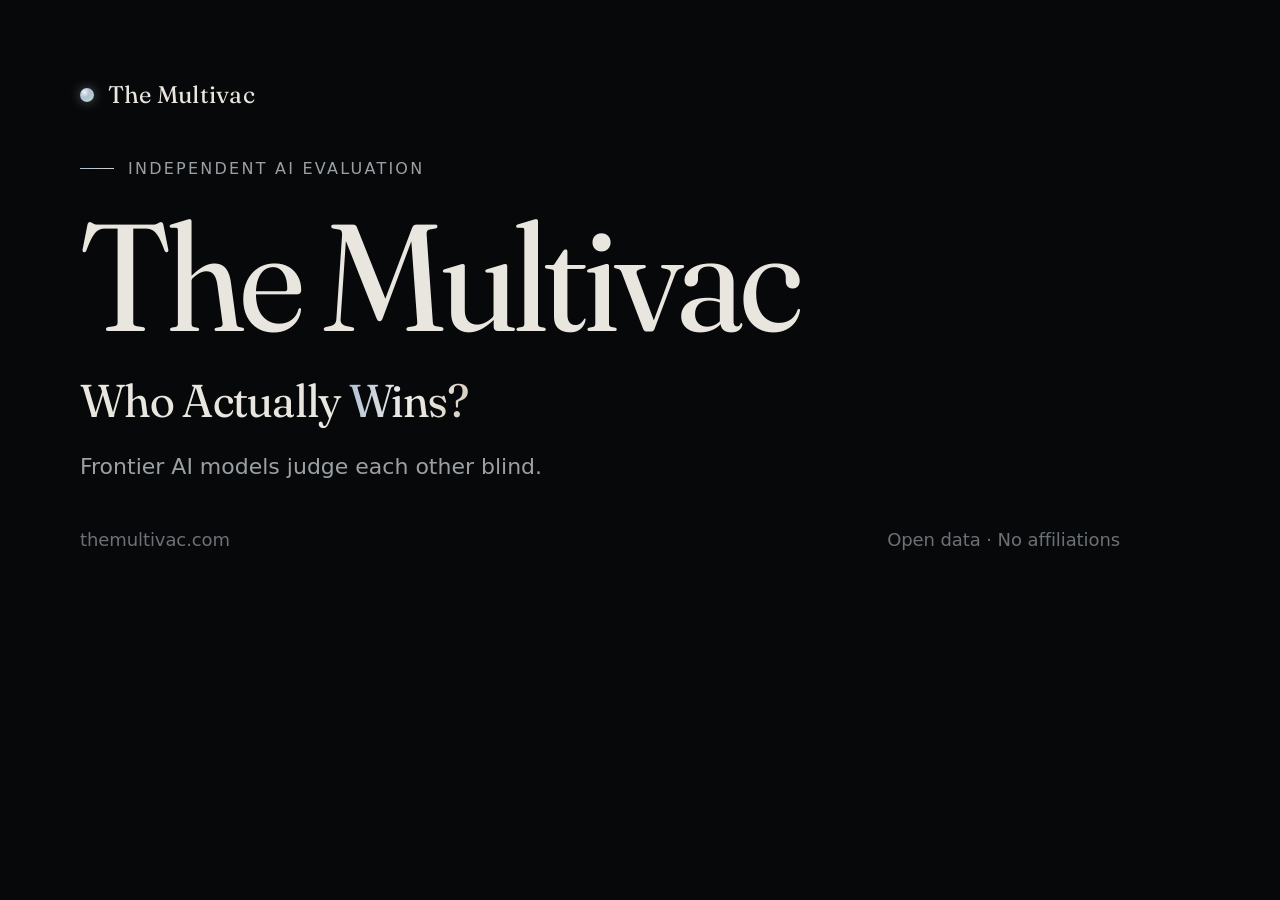
<file: assets/_partials/og.html>
<!doctype html>
<!-- themultivac.com — source of /assets/og.png, the 1200×630 Open Graph and
     Twitter card image every page points to: the Deep Pearl OG card layout, set
     in the Deep Pearl tokens and faces (the wordmark's pearl, Fraunces, the
     hero's shimmer on "Wins?"). To re-render it, load this file in a 1200×630
     viewport at device scale 1, wait for document.fonts.ready, and screenshot
     the viewport to assets/og.png.
     Reference only: nothing links to it, and the leading underscore of
     assets/_partials/ keeps GitHub Pages (Jekyll) from publishing it. -->
<html>
<head>
<meta charset="utf-8" />
<title>The Multivac — Open Graph card</title>
<link rel="preconnect" href="https://fonts.googleapis.com" />
<link rel="preconnect" href="https://fonts.gstatic.com" crossorigin />
<link rel="stylesheet" href="https://fonts.googleapis.com/css2?family=Fraunces:opsz,wght,SOFT,WONK@9..144,300..600,0..100,0..1&family=IBM+Plex+Mono:ital,wght@0,400;0,500;1,400&display=block" />
<style>
  :root {
    --bg: #07080a;
    --text: #e9e6df;
    --muted: #9aa0a4;
    --faint: #6b7176;
    --pearl-a: #aebfd6;
    --pearl-b: #d8cfc2;
    --pearl-c: #b9d2c9;
    --font-sans: ui-sans-serif, system-ui, -apple-system, "SF Pro Text", "Helvetica Neue", Arial, sans-serif;
    --font-display: "Fraunces", "Iowan Old Style", "Palatino Linotype", Georgia, serif;
  }
  html, body { margin: 0; padding: 0; }
  body {
    width: 1200px;
    height: 630px;
    background: var(--bg);
    color: var(--text);
    font-family: var(--font-sans);
    display: flex;
    flex-direction: column;
    justify-content: space-between;
    padding: 80px;
    box-sizing: border-box;
    -webkit-font-smoothing: antialiased;
  }
  .top {
    display: flex;
    align-items: center;
    gap: 14px;
    font-family: var(--font-display);
    font-size: 24px;
    letter-spacing: 0.01em;
    color: var(--text);
  }
  /* the wordmark's pearl */
  .pearl {
    width: 14px;
    height: 14px;
    border-radius: 50%;
    background: radial-gradient(circle at 32% 30%, #f3f1ec 0%, var(--pearl-a) 38%, var(--pearl-c) 70%, #5a6b7a 100%);
    box-shadow: 0 0 12px rgba(174, 191, 214, 0.45);
    flex: none;
  }
  .stack {
    display: flex;
    flex-direction: column;
    gap: 26px;
  }
  .eyebrow {
    display: flex;
    align-items: center;
    gap: 14px;
    margin: 0;
    font-size: 16px;
    font-weight: 500;
    color: var(--muted);
    letter-spacing: 0.14em;
    text-transform: uppercase;
  }
  .bar {
    width: 34px;
    height: 1px;
    background: linear-gradient(90deg, var(--pearl-a), var(--pearl-b));
  }
  h1 {
    margin: 0;
    font-family: var(--font-display);
    font-weight: 400;
    font-variation-settings: "opsz" 144, "SOFT" 40, "WONK" 1;
    font-size: 152px;
    line-height: 0.95;
    letter-spacing: -0.025em;
    color: var(--text);
  }
  .lede {
    margin: 0;
    font-family: var(--font-display);
    font-weight: 400;
    font-variation-settings: "opsz" 72, "SOFT" 40, "WONK" 1;
    font-size: 46px;
    line-height: 1.15;
    letter-spacing: -0.015em;
    color: var(--text);
  }
  /* "Wins?" in the hero's pearl shimmer, held at its first stop */
  .shimmer {
    background: linear-gradient(100deg, var(--pearl-a) 0%, #f0ede7 25%, var(--pearl-b) 50%, var(--pearl-c) 75%, var(--pearl-a) 100%);
    background-size: 200% 100%;
    background-position: 0 0;
    -webkit-background-clip: text;
    background-clip: text;
    color: transparent;
  }
  .ventures {
    margin: 0;
    font-size: 22px;
    color: var(--muted);
  }
  .foot {
    display: flex;
    justify-content: space-between;
    color: var(--faint);
    font-size: 18px;
    letter-spacing: -0.005em;
  }
</style>
</head>
<body>
  <div class="top">
    <span class="pearl"></span>
    <span>The Multivac</span>
  </div>
  <div class="stack">
    <p class="eyebrow"><span class="bar"></span>Independent AI Evaluation</p>
    <h1>The Multivac</h1>
    <p class="lede">Who Actually <span class="shimmer">Wins?</span></p>
    <p class="ventures">Frontier AI models judge each other blind.</p>
  </div>
  <div class="foot">
    <span>themultivac.com</span>
    <span>Open data &middot; No affiliations</span>
  </div>
</body>
</html>
</file>
<file: assets/css/deeppearl.css>
/* ---------------------------------------------------------------
   Deep Pearl — design system
   "Nacre Engine, Press Edition"
   Living simulations set in a monograph's apparatus.
   Ink, bone, pearl — and registration red, used only when it means.
   --------------------------------------------------------------- */

:root {
  --bg: #07080a;
  --abyss: #04050a;
  --bg-elev: #0d0f12;
  --bg-card: #0b0d10;
  --border: #1c1f24;
  --border-soft: #15181c;
  --text: #e9e6df; /* bone — paper, not screen */
  --muted: #9aa0a4;
  --faint: #6b7176;
  --pearl-a: #aebfd6;
  --pearl-b: #d8cfc2;
  --pearl-c: #b9d2c9;
  --accent: #c5cfd9;
  --alert: #d8a07a; /* disagreement & inversions only */
  --press-red: #c2452f; /* editorial apparatus only */
  --focus: #e6ddc4;
  --max: 1140px;
  --pad-x: clamp(20px, 4.5vw, 44px);
  --ease-press: cubic-bezier(0.16, 1, 0.3, 1);
  --font-sans: ui-sans-serif, system-ui, -apple-system, "SF Pro Text",
    "Helvetica Neue", Arial, sans-serif;
  --font-display: "Fraunces", "Iowan Old Style", "Palatino Linotype",
    Palatino, Georgia, serif;
  --font-mono: "IBM Plex Mono", ui-monospace, "SF Mono", SFMono-Regular,
    Menlo, Consolas, monospace;
}

* {
  box-sizing: border-box;
}

html {
  scroll-behavior: smooth;
}

html,
body {
  margin: 0;
  padding: 0;
  background: var(--bg);
  color: var(--text);
  font-family: var(--font-sans);
  font-size: 17px;
  line-height: 1.6;
  font-weight: 400;
  text-rendering: optimizeLegibility;
  -webkit-font-smoothing: antialiased;
  -moz-osx-font-smoothing: grayscale;
}

a {
  color: inherit;
  text-decoration: none;
}

p a,
.prose a {
  color: var(--accent);
  text-decoration: none;
  background-image: linear-gradient(90deg, var(--pearl-a), var(--pearl-b));
  background-repeat: no-repeat;
  background-size: 100% 1px;
  background-position: 0 100%;
  padding-bottom: 1px;
  transition: background-size 180ms var(--ease-press);
}

p a:hover,
.prose a:hover {
  background-size: 100% 2px;
}

a:focus-visible,
button:focus-visible,
[tabindex]:focus-visible {
  outline: 2px solid var(--focus);
  outline-offset: 3px;
  border-radius: 2px;
}

main:focus {
  outline: none;
}

img,
svg,
canvas {
  display: block;
  max-width: 100%;
}

::selection {
  background: var(--pearl-b);
  color: #0a0a0b;
}

.skip-link {
  position: absolute;
  left: -9999px;
  top: 0;
  background: var(--pearl-b);
  color: #0a0a0b;
  padding: 10px 16px;
  font-size: 14px;
  font-weight: 500;
  border-radius: 4px;
  z-index: 100;
}

.skip-link:focus,
.skip-link:focus-visible {
  left: 16px;
  top: 16px;
}

.wrap {
  max-width: var(--max);
  margin: 0 auto;
  padding-left: var(--pad-x);
  padding-right: var(--pad-x);
}

/* mono apparatus voice — nav, eyebrows, tags, captions, readouts */
.mono,
.eyebrow,
.tag,
.figcap,
.readout,
.site-nav,
.back,
.footer-col h4,
.footer-base {
  font-family: var(--font-mono);
  font-variant-numeric: tabular-nums;
}

/* ------------------------------ header ------------------------ */

.site-header {
  position: sticky;
  top: 0;
  z-index: 20;
  background: rgba(7, 8, 10, 0.82);
  backdrop-filter: saturate(140%) blur(12px);
  -webkit-backdrop-filter: saturate(140%) blur(12px);
  border-bottom: 1px solid var(--border-soft);
}

.site-header .wrap {
  display: flex;
  align-items: center;
  justify-content: space-between;
  gap: 24px;
  height: 60px;
}

.wordmark {
  display: inline-flex;
  align-items: center;
  gap: 10px;
  font-family: var(--font-display);
  font-size: 19px;
  letter-spacing: 0.01em;
  white-space: nowrap;
}

.wordmark .pearl {
  width: 11px;
  height: 11px;
  border-radius: 50%;
  background: radial-gradient(
    circle at 32% 30%,
    #f3f1ec 0%,
    var(--pearl-a) 38%,
    var(--pearl-c) 70%,
    #5a6b7a 100%
  );
  box-shadow: 0 0 10px rgba(174, 191, 214, 0.45);
  flex: none;
  view-transition-name: pearl;
}

.site-nav {
  display: flex;
  align-items: center;
  gap: clamp(12px, 2.4vw, 26px);
  font-size: 12.5px;
  letter-spacing: 0.08em;
  text-transform: uppercase;
  color: var(--muted);
  overflow-x: auto;
  -webkit-overflow-scrolling: touch;
}

.site-nav a {
  white-space: nowrap;
  padding: 4px 0;
  border-bottom: 1px solid transparent;
  transition: color 140ms ease, border-color 140ms ease;
}

.site-nav a:hover {
  color: var(--text);
}

.site-nav a[aria-current="page"] {
  color: var(--text);
  border-bottom-color: var(--pearl-b);
}

/* ------------------------------ hero -------------------------- */

.hero {
  position: relative;
  padding: clamp(84px, 14vh, 160px) 0 clamp(48px, 8vh, 96px);
  overflow: hidden;
}

.hero-canvas {
  position: absolute;
  inset: 0;
  width: 100%;
  height: 100%;
  pointer-events: none;
  -webkit-mask-image: radial-gradient(
    120% 100% at 50% 40%,
    #000 55%,
    transparent 100%
  );
  mask-image: radial-gradient(120% 100% at 50% 40%, #000 55%, transparent 100%);
}

.hero .wrap {
  position: relative;
}

.hero h1 {
  font-family: var(--font-display);
  font-weight: 400;
  font-variation-settings: "opsz" 144, "SOFT" 40, "WONK" 1;
  font-size: clamp(48px, 8.5vw, 116px);
  line-height: 1;
  letter-spacing: -0.025em;
  margin: 18px 0 26px;
}

.hero h1 .shimmer {
  background: linear-gradient(
    100deg,
    var(--pearl-a) 0%,
    #f0ede7 25%,
    var(--pearl-b) 50%,
    var(--pearl-c) 75%,
    var(--pearl-a) 100%
  );
  background-size: 200% 100%;
  -webkit-background-clip: text;
  background-clip: text;
  color: transparent;
  animation: shimmer-drift 12s linear infinite;
}

@keyframes shimmer-drift {
  to {
    background-position: 200% 0;
  }
}

.hero .lede {
  max-width: 640px;
  font-size: clamp(18px, 2.2vw, 21px);
  line-height: 1.55;
  color: var(--muted);
  margin: 0 0 36px;
}

.hero .lede strong {
  color: var(--text);
  font-weight: 500;
}

/* letterpress reveal — lines rise from behind their rule */
.lp {
  display: block;
  overflow: hidden;
}

.lp > span {
  display: inline-block;
  transform: translateY(112%);
  animation: lp-rise 0.8s var(--ease-press) forwards;
  animation-delay: calc(var(--i, 0) * 90ms + 120ms);
}

@keyframes lp-rise {
  to {
    transform: translateY(0);
  }
}

/* live instrument readout under the hero */
.readout {
  display: inline-flex;
  gap: 18px;
  flex-wrap: wrap;
  font-size: 12px;
  letter-spacing: 0.1em;
  text-transform: uppercase;
  color: var(--faint);
  border: 1px solid var(--border-soft);
  border-radius: 6px;
  padding: 8px 14px;
  background: rgba(4, 5, 10, 0.5);
}

.readout strong {
  color: var(--pearl-a);
  font-weight: 500;
}

.eyebrow {
  display: inline-flex;
  align-items: center;
  gap: 10px;
  margin: 0;
  font-size: 12px;
  font-weight: 500;
  letter-spacing: 0.14em;
  text-transform: uppercase;
  color: var(--muted);
}

.eyebrow .bar {
  width: 26px;
  height: 1px;
  background: linear-gradient(90deg, var(--pearl-a), var(--pearl-b));
  display: inline-block;
}

.meta {
  display: flex;
  flex-wrap: wrap;
  gap: clamp(24px, 5vw, 64px);
  margin: 0;
  padding-top: 28px;
  border-top: 1px solid var(--border-soft);
}

.meta div {
  display: flex;
  flex-direction: column;
  gap: 4px;
}

.meta dt {
  font-family: var(--font-mono);
  font-size: 11.5px;
  letter-spacing: 0.12em;
  text-transform: uppercase;
  color: var(--faint);
}

.meta dd {
  margin: 0;
  font-size: 15.5px;
  color: var(--text);
}

/* ------------------------------ sections ---------------------- */

.section {
  padding: clamp(56px, 9vh, 104px) 0;
  border-top: 1px solid var(--border-soft);
  position: relative;
}

.section-header {
  margin-bottom: clamp(28px, 5vh, 48px);
  max-width: 760px;
}

.section-header h2,
.prose h2 {
  font-family: var(--font-display);
  font-weight: 400;
  font-variation-settings: "opsz" 90, "SOFT" 30;
  font-size: clamp(30px, 4.5vw, 52px);
  line-height: 1.08;
  letter-spacing: -0.015em;
  margin: 14px 0 12px;
}

.section-header .kicker {
  color: var(--muted);
  margin: 0;
  font-size: 16.5px;
}

/* accretion reveal — rule draws, then children layer up */
[data-accrete] > * {
  opacity: 0;
  transform: translateY(10px);
}

[data-accrete].accreted > * {
  opacity: 1;
  transform: translateY(0);
  transition: opacity 0.6s var(--ease-press), transform 0.6s var(--ease-press);
  transition-delay: calc(var(--i, 0) * 70ms);
}

.rule {
  height: 1px;
  background: linear-gradient(
    90deg,
    var(--pearl-a),
    var(--pearl-b),
    var(--pearl-c)
  );
  transform: scaleX(0);
  transform-origin: left;
  transition: transform 0.9s var(--ease-press);
  opacity: 0.6;
}

.accreted .rule,
.accreted.rule {
  transform: scaleX(1);
}

/* ghost chapter numerals */
.ghost-num {
  position: absolute;
  top: clamp(8px, 4vh, 40px);
  right: var(--pad-x);
  font-family: var(--font-display);
  font-variation-settings: "opsz" 144;
  font-size: clamp(120px, 24vh, 280px);
  line-height: 1;
  color: rgba(233, 230, 223, 0.04);
  pointer-events: none;
  user-select: none;
  z-index: 0;
  view-transition-name: chapter-num;
}

/* ------------------------------ tags / status lamps ----------- */

.tag {
  display: inline-flex;
  align-items: center;
  gap: 7px;
  font-size: 11px;
  font-weight: 500;
  letter-spacing: 0.1em;
  text-transform: uppercase;
  padding: 4px 11px;
  border-radius: 999px;
  border: 1px solid var(--border);
  color: var(--muted);
  white-space: nowrap;
}

.tag::before {
  content: "";
  width: 6px;
  height: 6px;
  border-radius: 50%;
  background: currentColor;
}

/* meaning encoded in cadence, not just color */
.tag-live {
  color: #9fd3b4;
  border-color: rgba(159, 211, 180, 0.35);
}
.tag-live::before {
  animation: lamp-1hz 1s steps(2, jump-none) infinite;
}

.tag-pilot {
  color: #d8c08a;
  border-color: rgba(216, 192, 138, 0.35);
}
.tag-pilot::before {
  animation: lamp-double 2s infinite;
}

.tag-active {
  color: #a9c4e2;
  border-color: rgba(169, 196, 226, 0.35);
}

.tag-review {
  color: #c9b8dc;
  border-color: rgba(201, 184, 220, 0.35);
}
.tag-review::before {
  animation: lamp-1hz 4s steps(2, jump-none) infinite;
}

@keyframes lamp-1hz {
  0% {
    opacity: 1;
  }
  100% {
    opacity: 0.25;
  }
}

@keyframes lamp-double {
  0%, 8% { opacity: 1; }
  12%, 20% { opacity: 0.2; }
  24%, 32% { opacity: 1; }
  36%, 100% { opacity: 0.35; }
}

/* ------------------------------ figure plates ----------------- */

.figure {
  margin: 0;
  position: relative;
}

.plate {
  position: relative;
  background: var(--abyss);
  border: 1px solid var(--border);
  border-radius: 12px;
  overflow: hidden;
}

/* corner registration ticks */
.plate::before,
.plate::after {
  content: "";
  position: absolute;
  width: 14px;
  height: 14px;
  pointer-events: none;
  opacity: 0.5;
  z-index: 3;
}

.plate::before {
  top: 10px;
  left: 10px;
  border-top: 1px solid var(--faint);
  border-left: 1px solid var(--faint);
}

.plate::after {
  bottom: 10px;
  right: 10px;
  border-bottom: 1px solid var(--faint);
  border-right: 1px solid var(--faint);
}

.plate canvas {
  width: 100%;
  height: 100%;
}

.figcap {
  display: flex;
  justify-content: space-between;
  align-items: baseline;
  gap: 16px;
  flex-wrap: wrap;
  font-size: 11.5px;
  letter-spacing: 0.12em;
  text-transform: uppercase;
  color: var(--faint);
  padding: 14px 4px 0;
}

.figcap .fig-no {
  color: var(--pearl-a);
}

.figcap .fig-note {
  text-transform: none;
  letter-spacing: 0.02em;
  color: var(--muted);
}

/* HTML labels pinned over canvases — type never rendered in canvas */
.plate-label {
  position: absolute;
  z-index: 2;
  font-family: var(--font-mono);
  font-size: 11px;
  letter-spacing: 0.12em;
  text-transform: uppercase;
  color: var(--muted);
  pointer-events: none;
}

.plate-label.red {
  color: var(--press-red);
}

/* scrim to hold contrast where text overlays a canvas */
.scrim {
  position: absolute;
  inset: auto 0 0 0;
  height: 40%;
  background: linear-gradient(180deg, transparent, rgba(7, 8, 10, 0.85));
  pointer-events: none;
}

/* plate control buttons (reset, simulate, sliders row) */
.plate-controls {
  display: flex;
  align-items: center;
  gap: 14px;
  flex-wrap: wrap;
  margin-top: 14px;
}

.plate-btn {
  font-family: var(--font-mono);
  font-size: 11.5px;
  letter-spacing: 0.1em;
  text-transform: uppercase;
  color: var(--text);
  background: var(--bg-elev);
  border: 1px solid var(--border);
  border-radius: 6px;
  padding: 8px 16px;
  cursor: pointer;
  transition: border-color 140ms ease, background 140ms ease;
}

.plate-btn:hover {
  border-color: #343a42;
  background: #14171b;
}

.plate-btn.armed {
  color: var(--press-red);
  border-color: rgba(194, 69, 47, 0.5);
}

.plate-slider {
  display: inline-flex;
  align-items: center;
  gap: 10px;
  font-family: var(--font-mono);
  font-size: 11.5px;
  letter-spacing: 0.08em;
  text-transform: uppercase;
  color: var(--faint);
}

.plate-slider input[type="range"] {
  accent-color: var(--pearl-a);
  width: 120px;
}

.plate-slider output {
  color: var(--pearl-a);
  min-width: 5ch;
}

/* redaction bars — blind evaluation made tactile */
.redact {
  position: relative;
  display: inline-block;
  cursor: pointer;
}

.redact .bar-ink {
  position: absolute;
  inset: -1px -4px;
  background: var(--text);
  transition: opacity 120ms ease;
}

.redact:hover .bar-ink,
.redact:focus-visible .bar-ink {
  opacity: 0;
}

.redact .stamp {
  position: absolute;
  top: -14px;
  left: 50%;
  transform: translateX(-50%) rotate(-4deg);
  font-family: var(--font-mono);
  font-size: 9px;
  letter-spacing: 0.14em;
  color: var(--press-red);
  border: 1px solid var(--press-red);
  padding: 1px 4px;
  opacity: 0;
  transition: opacity 120ms ease;
  pointer-events: none;
  white-space: nowrap;
}

.redact:hover .stamp,
.redact:focus-visible .stamp {
  opacity: 1;
}

/* editorial snap — the only instant state change on the site */
.snap {
  transition: none;
}

.snap:hover,
.snap:focus-visible {
  background: var(--text);
  color: var(--bg);
}

.snap:hover *,
.snap:focus-visible * {
  color: var(--bg) !important;
}

/* ------------------------------ venture cards ----------------- */

.ventures {
  display: grid;
  grid-template-columns: repeat(2, minmax(0, 1fr));
  gap: 18px;
}

.venture {
  position: relative;
  display: flex;
  flex-direction: column;
  gap: 14px;
  padding: 0 0 24px;
  background: var(--bg-card);
  border: 1px solid var(--border);
  border-radius: 12px;
  overflow: hidden;
  transition: border-color 160ms ease, transform 160ms ease,
    background 160ms ease;
}

.venture:hover {
  border-color: #2c3138;
  background: var(--bg-elev);
  transform: translateY(-2px);
}

/* iridescent sheen following the cursor */
.sheen {
  position: relative;
}

.sheen::after {
  content: "";
  position: absolute;
  inset: 0;
  border-radius: inherit;
  pointer-events: none;
  background: radial-gradient(
    320px circle at var(--mx, 50%) var(--my, 50%),
    rgba(174, 191, 214, 0.07),
    rgba(216, 207, 194, 0.04) 40%,
    transparent 70%
  );
  opacity: 0;
  transition: opacity 240ms ease;
  z-index: 2;
}

.sheen:hover::after {
  opacity: 1;
}

.venture .specimen {
  width: 100%;
  height: 150px;
  background: var(--abyss);
  border-bottom: 1px solid var(--border-soft);
}

.venture .specimen canvas {
  width: 100%;
  height: 100%;
}

.venture-body {
  display: flex;
  flex-direction: column;
  gap: 12px;
  padding: 18px 26px 0;
  flex: 1;
}

.venture-head {
  display: flex;
  align-items: center;
  justify-content: space-between;
  gap: 12px;
}

.venture h3 {
  font-family: var(--font-display);
  font-weight: 400;
  font-variation-settings: "opsz" 60;
  font-size: 26px;
  margin: 0;
}

.venture .role {
  font-family: var(--font-mono);
  font-size: 11px;
  letter-spacing: 0.12em;
  text-transform: uppercase;
  color: var(--faint);
  margin: -6px 0 0;
}

.venture p.desc {
  margin: 0;
  color: var(--muted);
  font-size: 15.5px;
  flex: 1;
}

.venture-link {
  display: inline-flex;
  align-items: center;
  gap: 8px;
  font-family: var(--font-mono);
  font-size: 12px;
  letter-spacing: 0.08em;
  text-transform: uppercase;
  color: var(--accent);
  margin-top: 6px;
}

.venture-link .arrow {
  transition: transform 140ms ease;
}

.venture:hover .venture-link .arrow {
  transform: translateX(4px);
}

.venture > a.cover {
  position: absolute;
  inset: 0;
  border-radius: 12px;
  z-index: 3;
}

/* ------------------------------ principles -------------------- */

.principles {
  display: grid;
  grid-template-columns: repeat(3, minmax(0, 1fr));
  gap: 18px;
}

.principle {
  padding: 26px 26px 24px;
  border: 1px solid var(--border-soft);
  border-radius: 12px;
  background: linear-gradient(180deg, rgba(174, 191, 214, 0.03), transparent);
}

.principle .num {
  font-family: var(--font-mono);
  font-size: 12px;
  color: var(--pearl-a);
  letter-spacing: 0.08em;
}

.principle h3 {
  font-family: var(--font-display);
  font-weight: 400;
  font-size: 21px;
  margin: 10px 0 8px;
}

.principle p {
  margin: 0;
  color: var(--muted);
  font-size: 15px;
}

/* ------------------------------ project pages ----------------- */

.page-hero {
  position: relative;
  padding: clamp(56px, 9vh, 100px) 0 clamp(36px, 6vh, 64px);
  overflow: hidden;
}

.page-hero::before {
  content: "";
  position: absolute;
  inset: -50% -20% auto;
  height: 140%;
  background: radial-gradient(
    620px 360px at 22% 0%,
    rgba(174, 191, 214, 0.08),
    transparent 70%
  );
  pointer-events: none;
}

.page-hero .wrap {
  position: relative;
}

.back {
  display: inline-flex;
  align-items: center;
  gap: 8px;
  font-size: 12px;
  letter-spacing: 0.08em;
  text-transform: uppercase;
  color: var(--faint);
  margin-bottom: 34px;
  transition: color 140ms ease;
}

.back:hover {
  color: var(--text);
}

.meta-row {
  display: flex;
  align-items: center;
  gap: 16px;
  flex-wrap: wrap;
  margin-bottom: 6px;
}

.page-hero h1 {
  font-family: var(--font-display);
  font-weight: 400;
  font-variation-settings: "opsz" 144, "SOFT" 40, "WONK" 1;
  font-size: clamp(40px, 6.5vw, 76px);
  line-height: 1.02;
  letter-spacing: -0.02em;
  margin: 12px 0 18px;
}

.page-hero .lede {
  max-width: 660px;
  font-size: clamp(17px, 2vw, 20px);
  line-height: 1.55;
  color: var(--muted);
  margin: 0;
}

.hero-links {
  display: flex;
  flex-wrap: wrap;
  gap: 12px;
  margin-top: 30px;
}

.btn {
  display: inline-flex;
  align-items: center;
  gap: 9px;
  font-family: var(--font-mono);
  font-size: 13px;
  letter-spacing: 0.04em;
  font-weight: 500;
  padding: 10px 20px;
  border-radius: 8px;
  border: 1px solid var(--border);
  color: var(--text);
  background: var(--bg-elev);
  transition: border-color 140ms ease, background 140ms ease;
}

.btn:hover {
  border-color: #343a42;
  background: #14171b;
}

.btn-primary {
  background: linear-gradient(120deg, var(--pearl-a), var(--pearl-b));
  color: #0b0c0e;
  border-color: transparent;
}

.btn-primary:hover {
  background: linear-gradient(120deg, #bccbde, #e2dacd);
  border-color: transparent;
}

.prose {
  max-width: 700px;
}

.prose p {
  color: var(--muted);
  margin: 0 0 16px;
  font-size: 16.5px;
}

.prose p strong {
  color: var(--text);
  font-weight: 500;
}

.facts {
  display: grid;
  grid-template-columns: repeat(3, minmax(0, 1fr));
  gap: 18px;
  margin: 0;
}

.fact {
  padding: 22px 24px;
  border: 1px solid var(--border);
  border-radius: 12px;
  background: var(--bg-card);
}

.fact dt {
  font-family: var(--font-mono);
  font-size: 11.5px;
  letter-spacing: 0.12em;
  text-transform: uppercase;
  color: var(--faint);
  margin-bottom: 8px;
}

.fact dd {
  margin: 0;
  font-size: 15.5px;
  color: var(--text);
  line-height: 1.5;
}

.steps {
  list-style: none;
  margin: 0;
  padding: 0;
  counter-reset: step;
  display: flex;
  flex-direction: column;
}

.steps li {
  counter-increment: step;
  display: grid;
  grid-template-columns: 56px 1fr;
  gap: 18px;
  padding: 22px 0;
  border-top: 1px solid var(--border-soft);
}

.steps li::before {
  content: counter(step, decimal-leading-zero);
  font-family: var(--font-mono);
  font-size: 14px;
  color: var(--pearl-a);
  padding-top: 3px;
}

.steps h3 {
  font-size: 17px;
  font-weight: 500;
  margin: 0 0 6px;
}

.steps p {
  margin: 0;
  color: var(--muted);
  font-size: 15.5px;
  max-width: 640px;
}

.callout {
  margin-top: clamp(28px, 5vh, 44px);
  padding: 24px 28px;
  border: 1px solid var(--border);
  border-left: 3px solid var(--pearl-b);
  border-radius: 10px;
  background: var(--bg-card);
  max-width: 760px;
}

.callout p {
  margin: 0;
  color: var(--muted);
  font-size: 15.5px;
}

.callout p strong {
  color: var(--text);
  font-weight: 500;
}

/* ------------------------------ footer ------------------------ */

.site-footer {
  border-top: 1px solid var(--border-soft);
  padding: clamp(40px, 7vh, 64px) 0 48px;
  margin-top: clamp(40px, 7vh, 72px);
}

.footer-grid {
  display: grid;
  grid-template-columns: 1.4fr 1fr 1fr;
  gap: clamp(28px, 5vw, 64px);
}

.footer-brand .wordmark {
  margin-bottom: 12px;
}

.footer-brand .wordmark .pearl {
  view-transition-name: none;
}

.footer-brand p {
  margin: 0;
  color: var(--faint);
  font-size: 14px;
  max-width: 300px;
}

.footer-col h4 {
  font-size: 11.5px;
  letter-spacing: 0.14em;
  text-transform: uppercase;
  color: var(--faint);
  font-weight: 500;
  margin: 0 0 14px;
}

.footer-col ul {
  list-style: none;
  margin: 0;
  padding: 0;
  display: flex;
  flex-direction: column;
  gap: 9px;
}

.footer-col a {
  font-size: 14.5px;
  color: var(--muted);
  transition: color 140ms ease;
}

.footer-col a:hover {
  color: var(--text);
}

.footer-base {
  display: flex;
  justify-content: space-between;
  gap: 16px;
  flex-wrap: wrap;
  margin-top: clamp(32px, 5vh, 48px);
  padding-top: 22px;
  border-top: 1px solid var(--border-soft);
  font-size: 12px;
  letter-spacing: 0.04em;
  color: var(--faint);
}

/* ------------------------------ view transitions -------------- */

::view-transition-old(root),
::view-transition-new(root) {
  animation-duration: 280ms;
  animation-timing-function: var(--ease-press);
}

/* ------------------------------ responsive -------------------- */

@media (max-width: 880px) {
  .ventures,
  .principles,
  .facts {
    grid-template-columns: 1fr;
  }

  .footer-grid {
    grid-template-columns: 1fr;
  }

  .site-header .wrap {
    height: auto;
    min-height: 56px;
    padding-top: 10px;
    padding-bottom: 10px;
    flex-wrap: wrap;
  }

  .ghost-num {
    font-size: clamp(90px, 16vh, 160px);
    opacity: 0.7;
  }
}

@media (prefers-reduced-motion: reduce) {
  html {
    scroll-behavior: auto;
  }

  *,
  *::before,
  *::after {
    animation: none !important;
    transition: none !important;
  }

  .lp > span {
    transform: none;
  }

  [data-accrete] > * {
    opacity: 1;
    transform: none;
  }

  .rule {
    transform: scaleX(1);
  }

  .hero h1 .shimmer {
    background-position: 0 0;
  }
}

/* ---------------------------------------------------------------
   Multivac page-scoped CSS — src/pages/multivac.astro <style>,
   pasted as plain class selectors (no data-astro-cid suffixes).
   --------------------------------------------------------------- */

/* ---------- FIG. 1 — the peer matrix grid scaffold ---------- */
.matrix {
  display: grid;
  grid-template-columns: clamp(64px, 9vw, 96px) 1fr;
  grid-template-rows: auto 1fr;
  column-gap: 10px;
  row-gap: 8px;
}

.matrix-corner {
  grid-area: 1 / 1;
  display: flex;
  flex-direction: column;
  justify-content: flex-end;
  align-items: flex-end;
  gap: 2px;
  font-size: 9.5px;
  letter-spacing: 0.1em;
  text-transform: uppercase;
  color: var(--faint);
  padding-bottom: 5px;
}

/* track sizes match the canvas cell math exactly: 8 equal tracks,
   1px padding compensates the plate border so labels sit over cells */
.matrix-cols {
  grid-area: 1 / 2;
  display: grid;
  grid-template-columns: repeat(8, 1fr);
  padding: 18px 1px 6px;
}

.matrix-rows {
  grid-area: 2 / 1;
  display: grid;
  grid-template-rows: repeat(8, 1fr);
  padding: 1px 0;
}

.matrix-plate {
  grid-area: 2 / 2;
  aspect-ratio: 16 / 9;
}

.axis-cell {
  display: flex;
  align-items: center;
  justify-content: center;
  min-width: 0;
}

.matrix-rows .axis-cell {
  justify-content: flex-end;
  padding-right: 12px;
}

/* ---------- redacted model chips ---------- */
.chip {
  display: inline-block;
  background: none;
  border: 0;
  margin: 0;
  padding: 1px 3px;
  font-family: var(--font-mono);
  font-size: 10.5px;
  letter-spacing: 0.06em;
  color: var(--text);
  white-space: nowrap;
  line-height: 1.5;
}

.chip:hover,
.chip:focus-visible {
  z-index: 6;
}

.chip .bar-ink {
  display: flex;
  align-items: center;
  justify-content: center;
}

.chip .bar-ink .code {
  font-size: 10px;
  letter-spacing: 0.12em;
  color: var(--bg);
}

/* on narrow plates a column's bar (as wide as the hidden name) runs into the
   next column; every code paints above every bar, so none is covered */
.matrix-cols .chip .bar-ink .code {
  position: relative;
  z-index: 1;
}

/* touch fallback — click toggles the lift that hover/focus provide */
.chip.lifted .bar-ink {
  opacity: 0;
}

.chip.lifted .stamp {
  opacity: 1;
}

.chip.lifted {
  z-index: 6;
}

/* unblinded on a narrow plate, a name can be wider than its column: it sits
   on the page colour, so the neighbouring bars never swallow its ends */
.chip:hover .real,
.chip:focus-visible .real,
.chip.lifted .real {
  background: var(--bg);
}

/* ---------- invisible-but-focusable cell inspector ---------- */
.matrix-cells {
  position: absolute;
  inset: 0;
  display: grid;
  grid-template-columns: repeat(8, 1fr);
  grid-template-rows: repeat(8, 1fr);
  z-index: 3;
}

.cellbtn {
  appearance: none;
  background: transparent;
  border: 0;
  padding: 0;
  margin: 0;
  cursor: crosshair;
}

.cellbtn:focus-visible {
  outline-offset: -3px;
}

.matrix-tip {
  position: absolute;
  z-index: 7;
  font-size: 11px;
  letter-spacing: 0.04em;
  color: var(--text);
  background: rgba(7, 8, 10, 0.92);
  border: 1px solid var(--border);
  border-radius: 6px;
  padding: 5px 9px;
  pointer-events: none;
  white-space: nowrap;
}

/* ---------- RECUSED diagonal stamp (atan(9/16) ≈ 29.4°) ---------- */
.recused-label {
  top: 50%;
  left: 50%;
  transform: translate(-50%, -50%) rotate(29.4deg);
  letter-spacing: 0.6em;
  font-size: 12px;
  opacity: 0.85;
}

/* the density legend sits on the bottom row; it ends before the last
   column (87.5%), whose cell is recused, by wrapping between its halves
   (never inside "0–1") when a narrow plate is too short for one line */
.mv-density {
  max-width: calc(87.5% - 34px);
}

.mv-density span {
  white-space: nowrap;
}

/* below the breakpoint the corner column is narrower than "Answerers →":
   right-aligned, the arrow wrapped onto a line of its own and, on the
   narrowest phones, "Judges ↓" met the first column's bar. Each legend now
   keeps its arrow and reads from the column's left edge; the first runs on
   over the empty band above the column codes. */
@media (max-width: 880px) {
  .matrix-corner {
    align-items: flex-start;
  }

  .matrix-corner span {
    white-space: nowrap;
  }
}

@media (max-width: 720px) {
  .matrix-plate {
    aspect-ratio: 1 / 1;
  }

  .recused-label {
    transform: translate(-50%, -50%) rotate(45deg);
    letter-spacing: 0.35em;
  }

  .matrix {
    grid-template-columns: 54px 1fr;
    column-gap: 6px;
  }

  .matrix-rows .axis-cell {
    padding-right: 5px;
  }

  .chip {
    font-size: 9px;
    padding: 1px 2px;
  }

  .chip .bar-ink .code {
    font-size: 8.5px;
    letter-spacing: 0.05em;
  }

  .matrix-corner {
    font-size: 8.5px;
  }

  .mv-density {
    font-size: 9.5px;
    letter-spacing: 0.08em;
  }

  /* the last column's stamp ends with its bar instead of centring on it:
     centred, its (invisible) box ran past a 320px screen, which then
     scrolled sideways */
  .matrix-cols .axis-cell:last-child .stamp {
    left: auto;
    right: -4px;
    transform: rotate(-4deg);
  }
}

/* ---------------------------------------------------------------
   themultivac additions — the few things themultivac.com pages
   need beyond the Deep Pearl system. Same tokens, same voice.

   Deliberate extensions of the Deep Pearl patterns, kept on purpose:
   - the home hero adds a .hero-links CTA row after the readout;
   - the home, judges and leaderboard heroes set their headline figures
     as a dl.meta.meta-stats strip in the display face (deeppearlai.com's
     .meta dd is 15.5px sans), with a .meta-caption source line where
     the figures need one;
   - .facts.facts-4: a four-up .facts grid whose cells are whole-tile
     links;
   - .callout.quote: the Asimov epigraph as a callout set in the
     display face;
   - the header nav carries five links; on phones the header scrolls
     away instead of staying pinned (the 560px header rule below).
   --------------------------------------------------------------- */

/* hero h1 — let the descenders (the "y" of "Actually") hang below the
   letterpress line instead of being cut flat by .lp's overflow: the
   clip box grows by 0.14em and the negative margin keeps the layout.
   The lines still start fully hidden (translateY 112%). */
.hero h1 .lp {
  padding-bottom: 0.14em;
  margin-bottom: -0.14em;
}

/* hero figures — a page's headline numbers (the home page's four frozen
   dataset figures), set in the display face */
.meta.meta-stats dd {
  font-family: var(--font-display);
  font-variation-settings: "opsz" 60;
  font-size: 26px;
  line-height: 1.1;
  letter-spacing: -0.01em;
  font-variant-numeric: tabular-nums;
}

.meta-caption {
  margin: 18px 0 0;
  max-width: 640px;
  font-size: 13.5px;
  line-height: 1.55;
  color: var(--faint);
}

.hero .readout + .hero-links {
  margin-top: 22px;
}

/* four-up link tiles — a .facts grid whose cells are whole-tile links */
.facts.facts-4 {
  grid-template-columns: repeat(4, minmax(0, 1fr));
}

.fact-link {
  position: relative;
  transition: border-color 160ms ease, background 160ms ease,
    transform 160ms ease;
}

.fact-link:hover {
  border-color: #2c3138;
  background: var(--bg-elev);
  transform: translateY(-2px);
}

.fact-link dd a {
  display: block;
  color: inherit;
}

/* stretch the link over the whole tile */
.fact-link dd a::after {
  content: "";
  position: absolute;
  inset: 0;
  border-radius: 12px;
}

.fact-link dd a strong {
  display: block;
  font-weight: 500;
  font-size: 17px;
  color: var(--text);
  margin-bottom: 6px;
}

.fact-link dd a span {
  display: block;
  color: var(--muted);
  font-size: 14.5px;
}

/* the quote — an editorial callout set in the display face. It is a
   <figure>, so the browser's default figure margins (40px each side,
   1em below) are cleared: the box sits flush on the column edge like
   every other callout; .callout keeps its own top margin. */
.callout.quote {
  margin-left: 0;
  margin-right: 0;
  margin-bottom: 0;
}

.callout.quote blockquote {
  margin: 0;
}

.callout.quote blockquote p {
  font-family: var(--font-display);
  font-variation-settings: "opsz" 60, "SOFT" 30;
  font-size: clamp(18px, 2vw, 21px);
  line-height: 1.45;
  color: var(--text);
}

.callout .cite {
  margin: 14px 0 0;
  font-family: var(--font-mono);
  font-size: 12px;
  letter-spacing: 0.04em;
  color: var(--faint);
}

/* links in the footer base strip (a page's own credits line) */
.footer-base a {
  color: var(--muted);
  transition: color 140ms ease;
}

.footer-base a:hover {
  color: var(--text);
}

@media (max-width: 880px) {
  .facts.facts-4 {
    grid-template-columns: repeat(2, minmax(0, 1fr));
  }
}

@media (max-width: 560px) {
  .facts.facts-4 {
    grid-template-columns: 1fr;
  }
}

/* narrow screens: the five nav links wrap under the wordmark instead
   of scrolling sideways (no link is ever cut off), and the header
   scrolls away with the page rather than pinning two or three rows
   over the content (relative, not static, so its z-index still keeps
   it above the chapter numeral). From 561px up it is the sticky Deep
   Pearl header. */
@media (max-width: 560px) {
  .site-header {
    position: relative;
  }

  .site-nav {
    flex-wrap: wrap;
    row-gap: 8px;
  }
}
</file>
